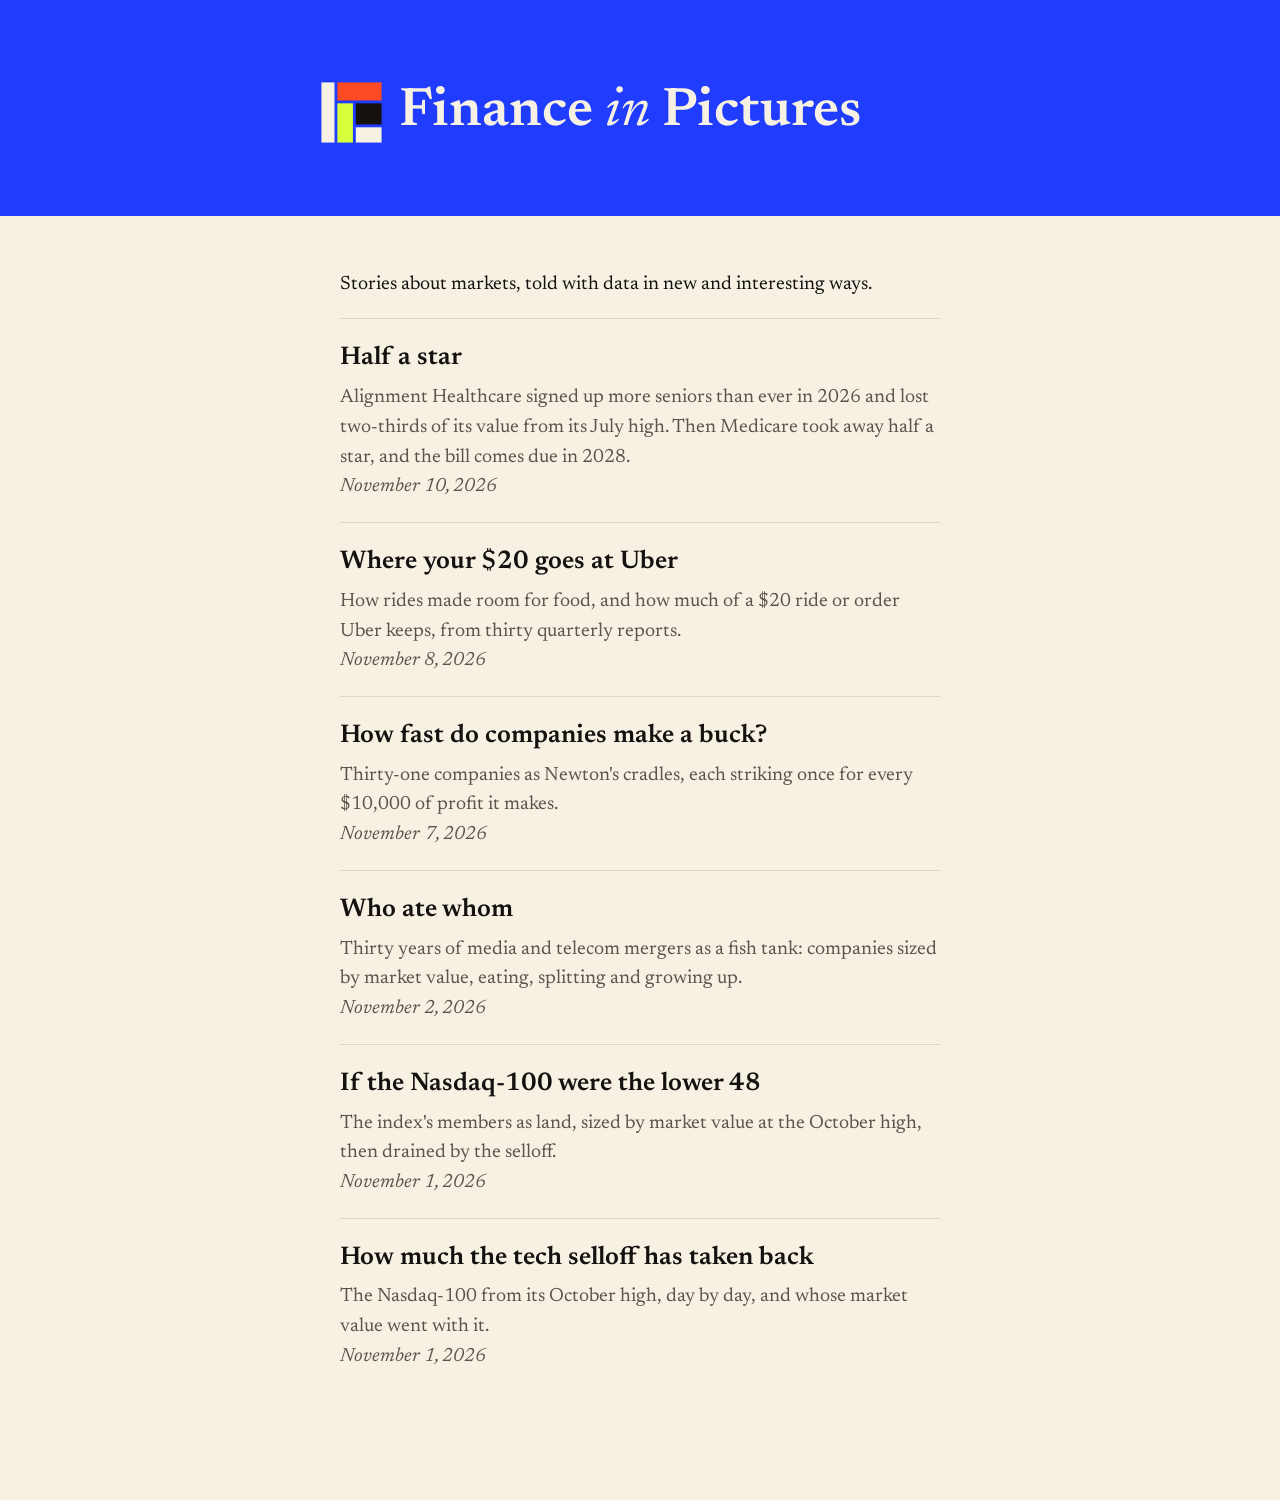
<file: index.html>
<!doctype html>
<html lang="en">
<head>
  <meta charset="utf-8">
  <meta name="viewport" content="width=device-width, initial-scale=1">
  <title>Finance in Pictures</title>
  <meta name="description" content="Visual stories about financial markets.">
  <link rel="icon" href="assets/img/logo.svg" type="image/svg+xml">
  <link rel="icon" href="assets/img/favicon-32.png" sizes="32x32">
  <link rel="apple-touch-icon" href="assets/img/apple-touch-icon.png">
  <link rel="stylesheet" href="assets/css/site.css">
</head>
<body>
  <header class="brand-band"><h1><img src="assets/img/logo-mark.svg" alt=""><span>Finance <i>in</i> Pictures</span></h1></header>
  <main class="index">
    <p>Stories about markets, told with data in new and interesting ways.</p>
    <!-- One link per story, newest first. Each story lives in stories/<slug>/ with its own data/ folder. -->
    <a class="story-link" href="stories/alignment/index.html">
      <h2>Half a star</h2>
      <p>Alignment Healthcare signed up more seniors than ever in 2026 and lost two-thirds of its value from its July high. Then Medicare took away half a star, and the bill comes due in 2028.</p>
      <time datetime="2026-11-10">November 10, 2026</time>
    </a>
    <a class="story-link" href="stories/uber/index.html">
      <h2>Where your $20 goes at Uber</h2>
      <p>How rides made room for food, and how much of a $20 ride or order Uber keeps, from thirty quarterly reports.</p>
      <time datetime="2026-11-08">November 8, 2026</time>
    </a>
    <a class="story-link" href="stories/cradles/index.html">
      <h2>How fast do companies make a buck?</h2>
      <p>Thirty-one companies as Newton's cradles, each striking once for every $10,000 of profit it makes.</p>
      <time datetime="2026-11-07">November 7, 2026</time>
    </a>
    <a class="story-link" href="stories/fish-tank/index.html">
      <h2>Who ate whom</h2>
      <p>Thirty years of media and telecom mergers as a fish tank: companies sized by market value, eating, splitting and growing up.</p>
      <time datetime="2026-11-02">November 2, 2026</time>
    </a>
    <a class="story-link" href="stories/nasdaq-map/index.html">
      <h2>If the Nasdaq-100 were the lower 48</h2>
      <p>The index's members as land, sized by market value at the October high, then drained by the selloff.</p>
      <time datetime="2026-11-01">November 1, 2026</time>
    </a>
    <a class="story-link" href="stories/tech-selloff/index.html">
      <h2>How much the tech selloff has taken back</h2>
      <p>The Nasdaq-100 from its October high, day by day, and whose market value went with it.</p>
      <time datetime="2026-11-01">November 1, 2026</time>
    </a>
  </main>
</body>
</html>
</file>
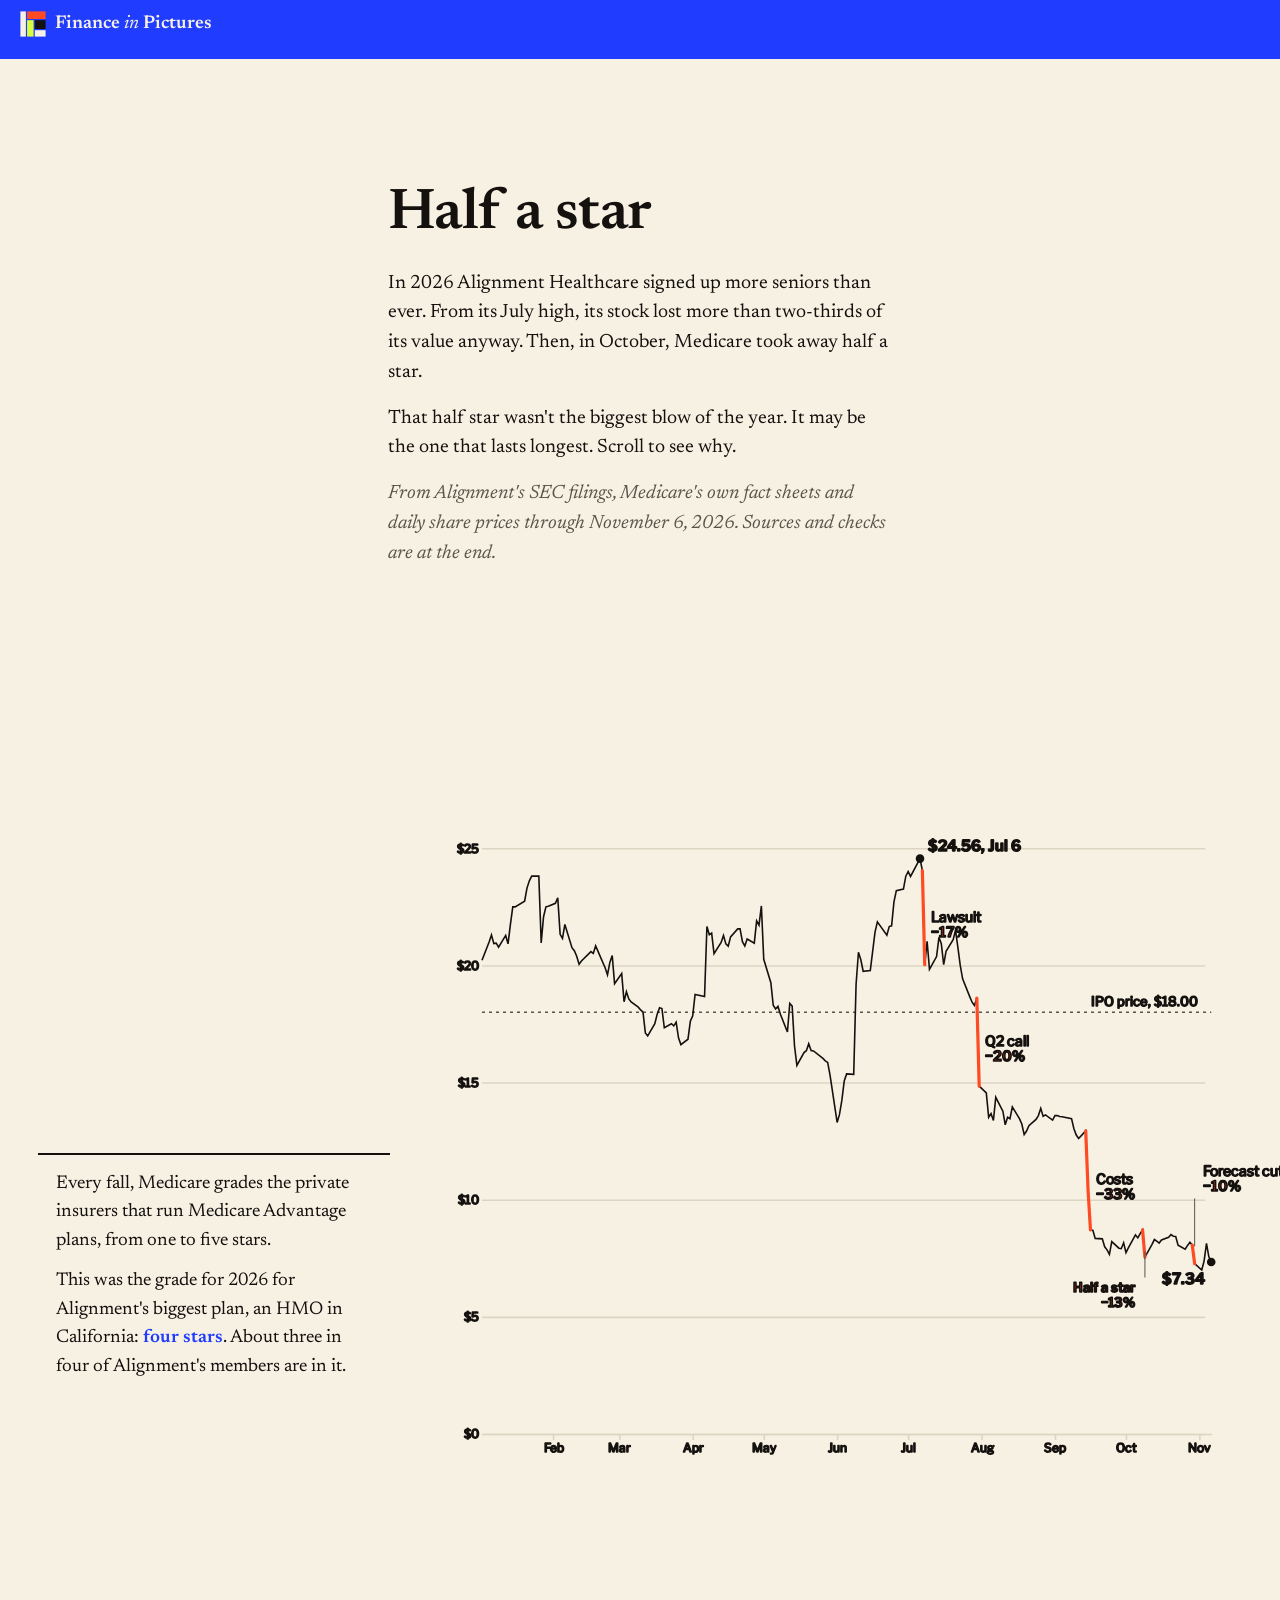
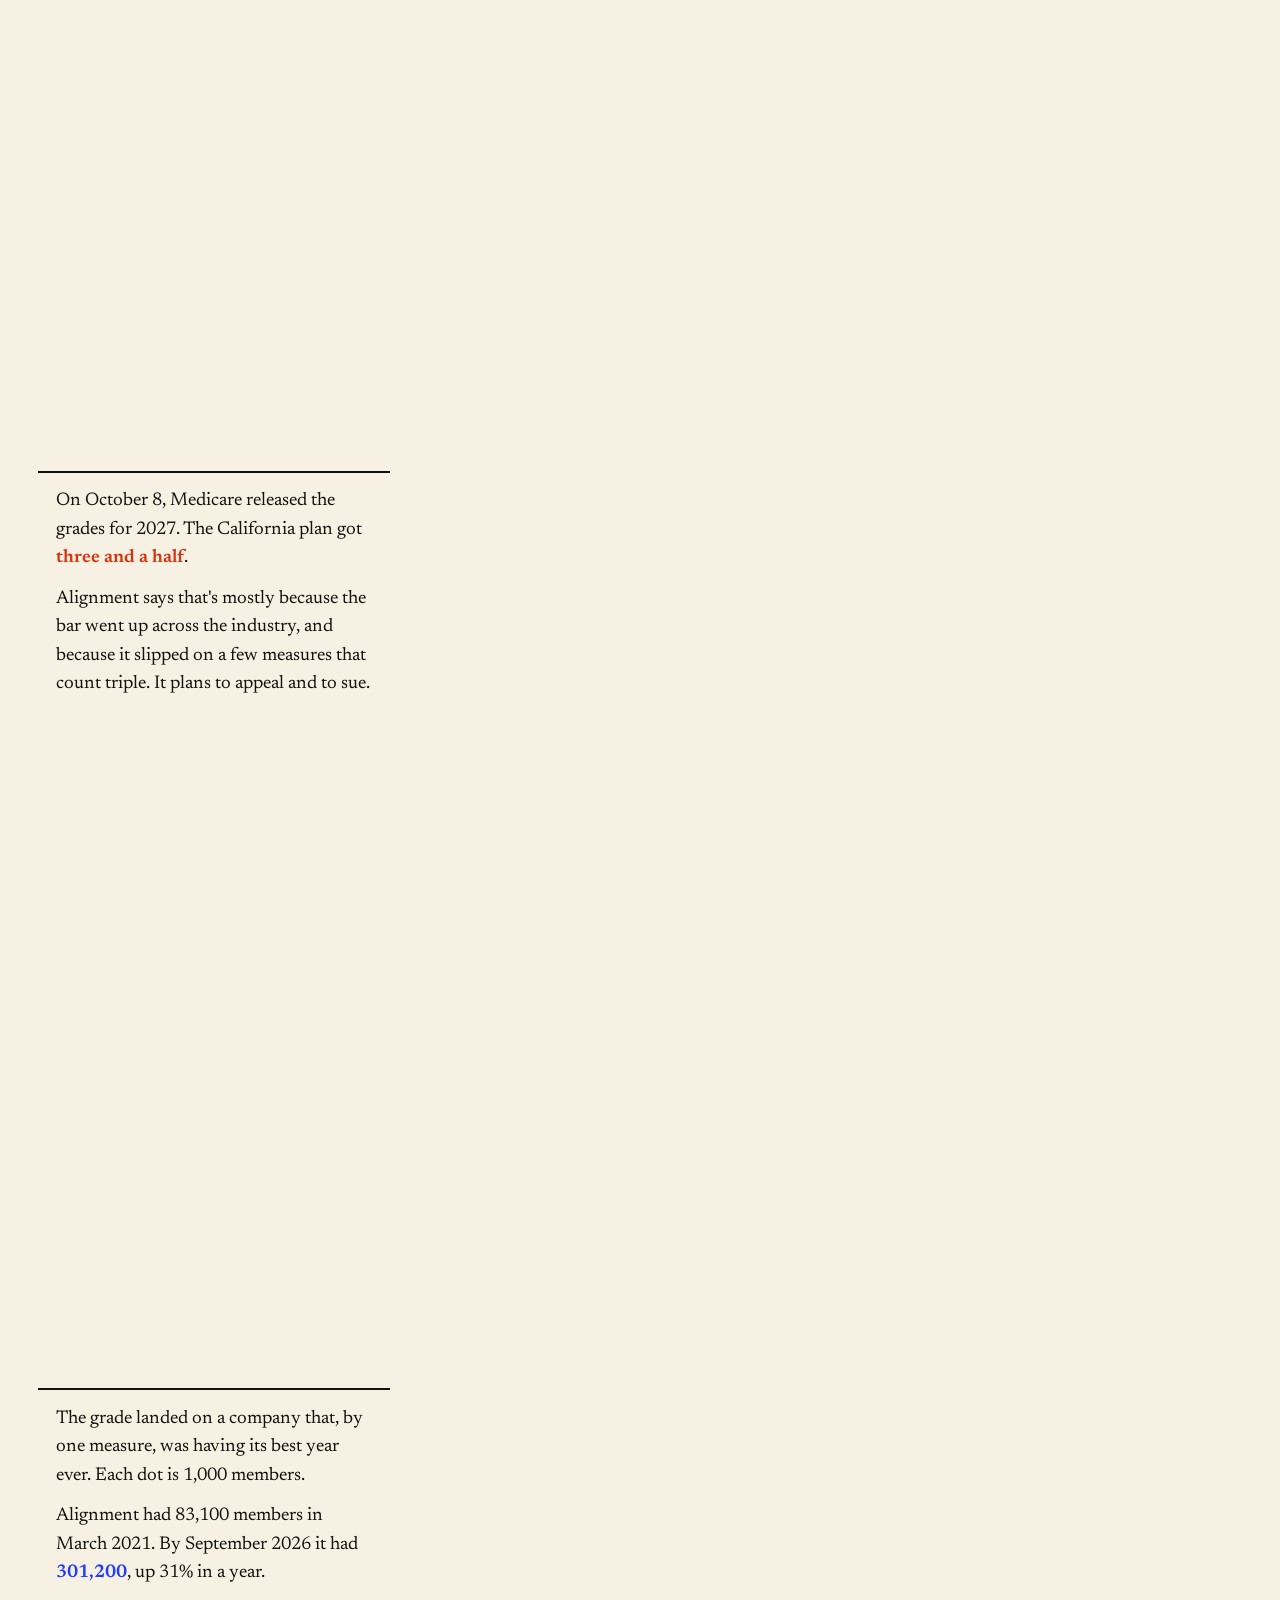
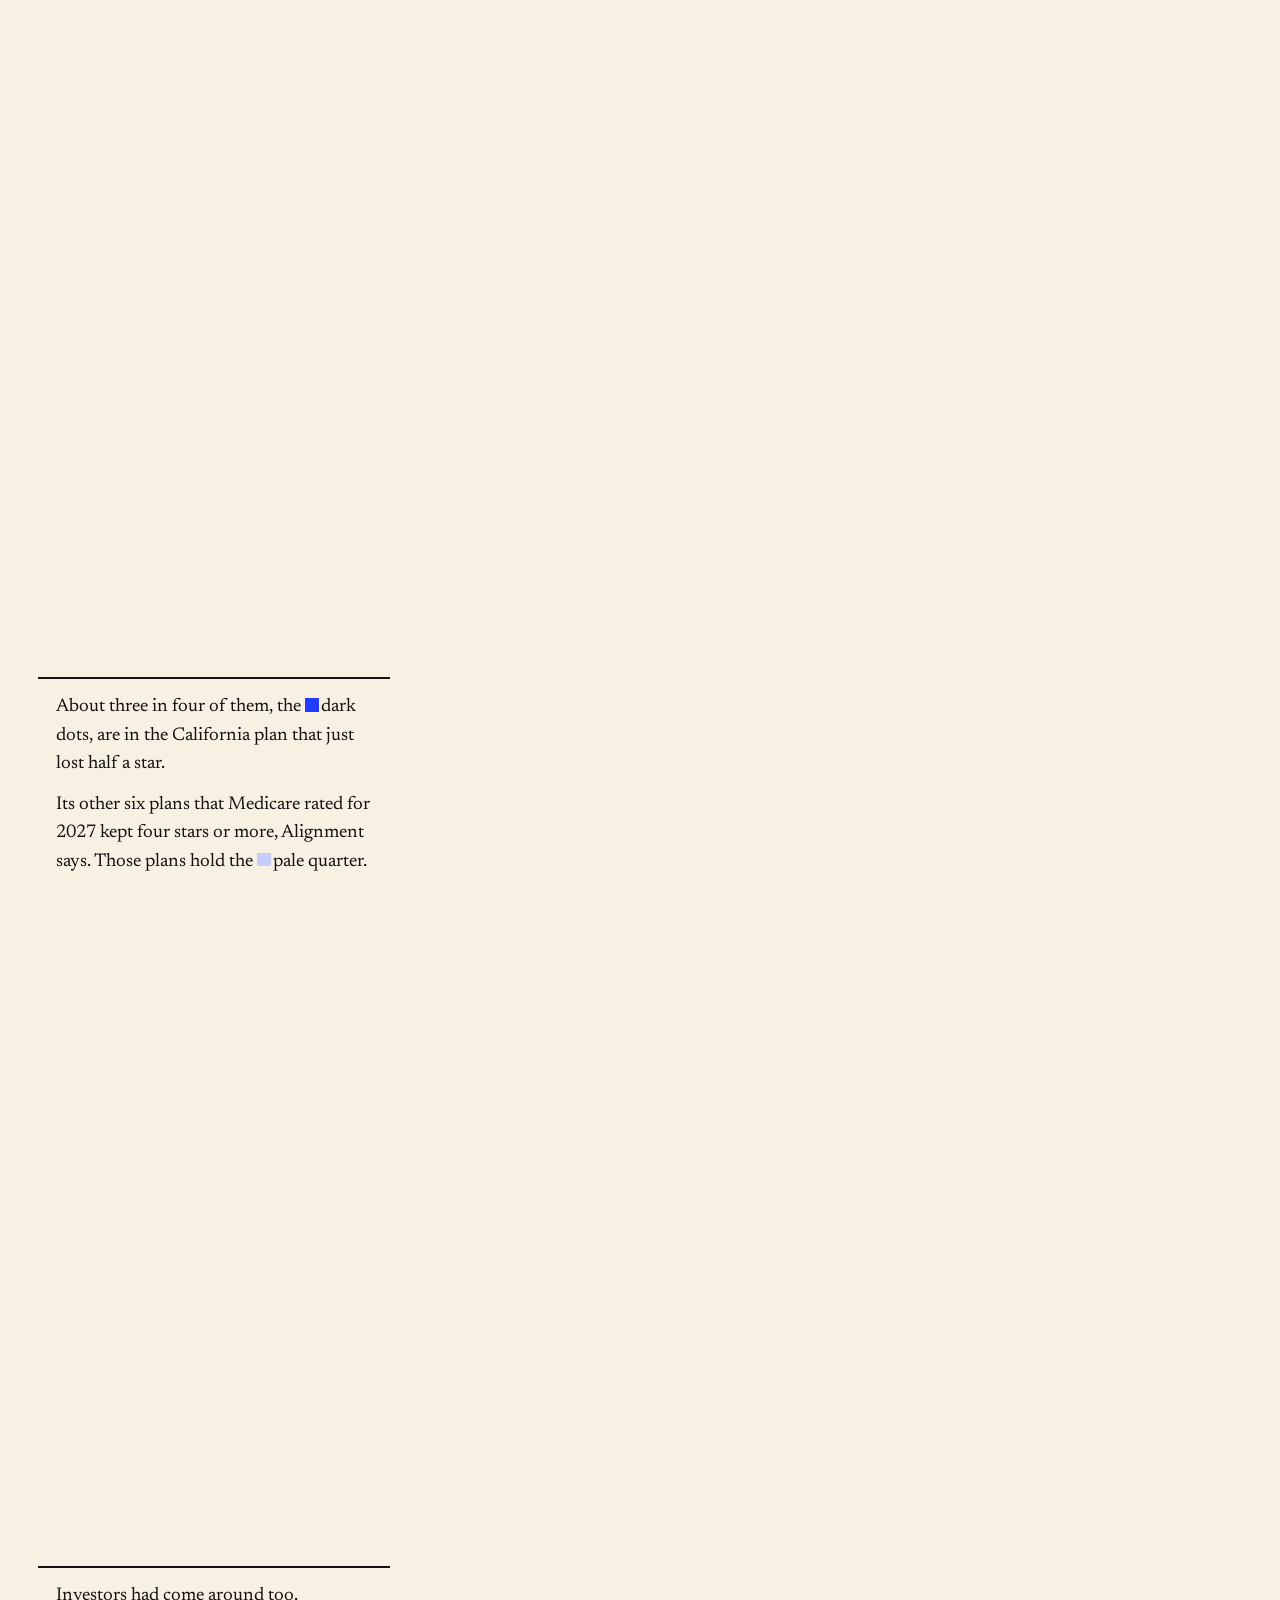
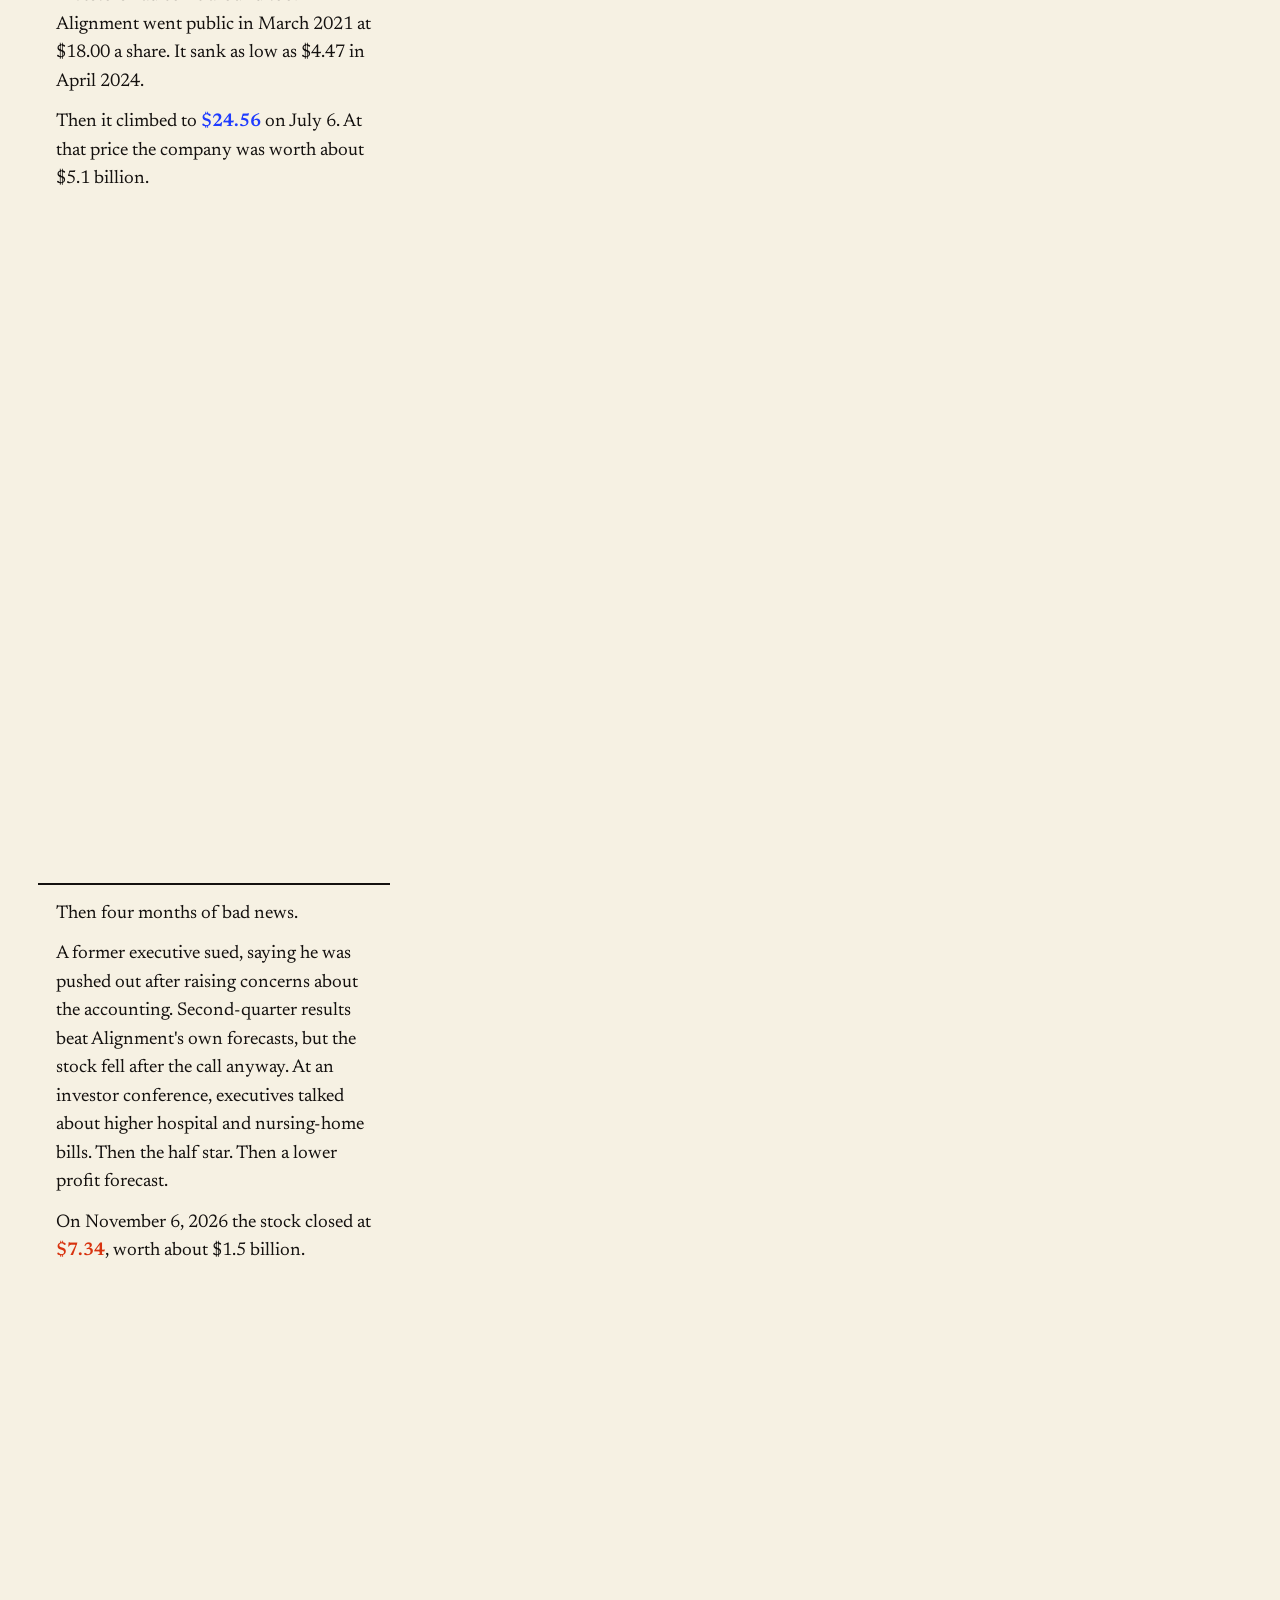
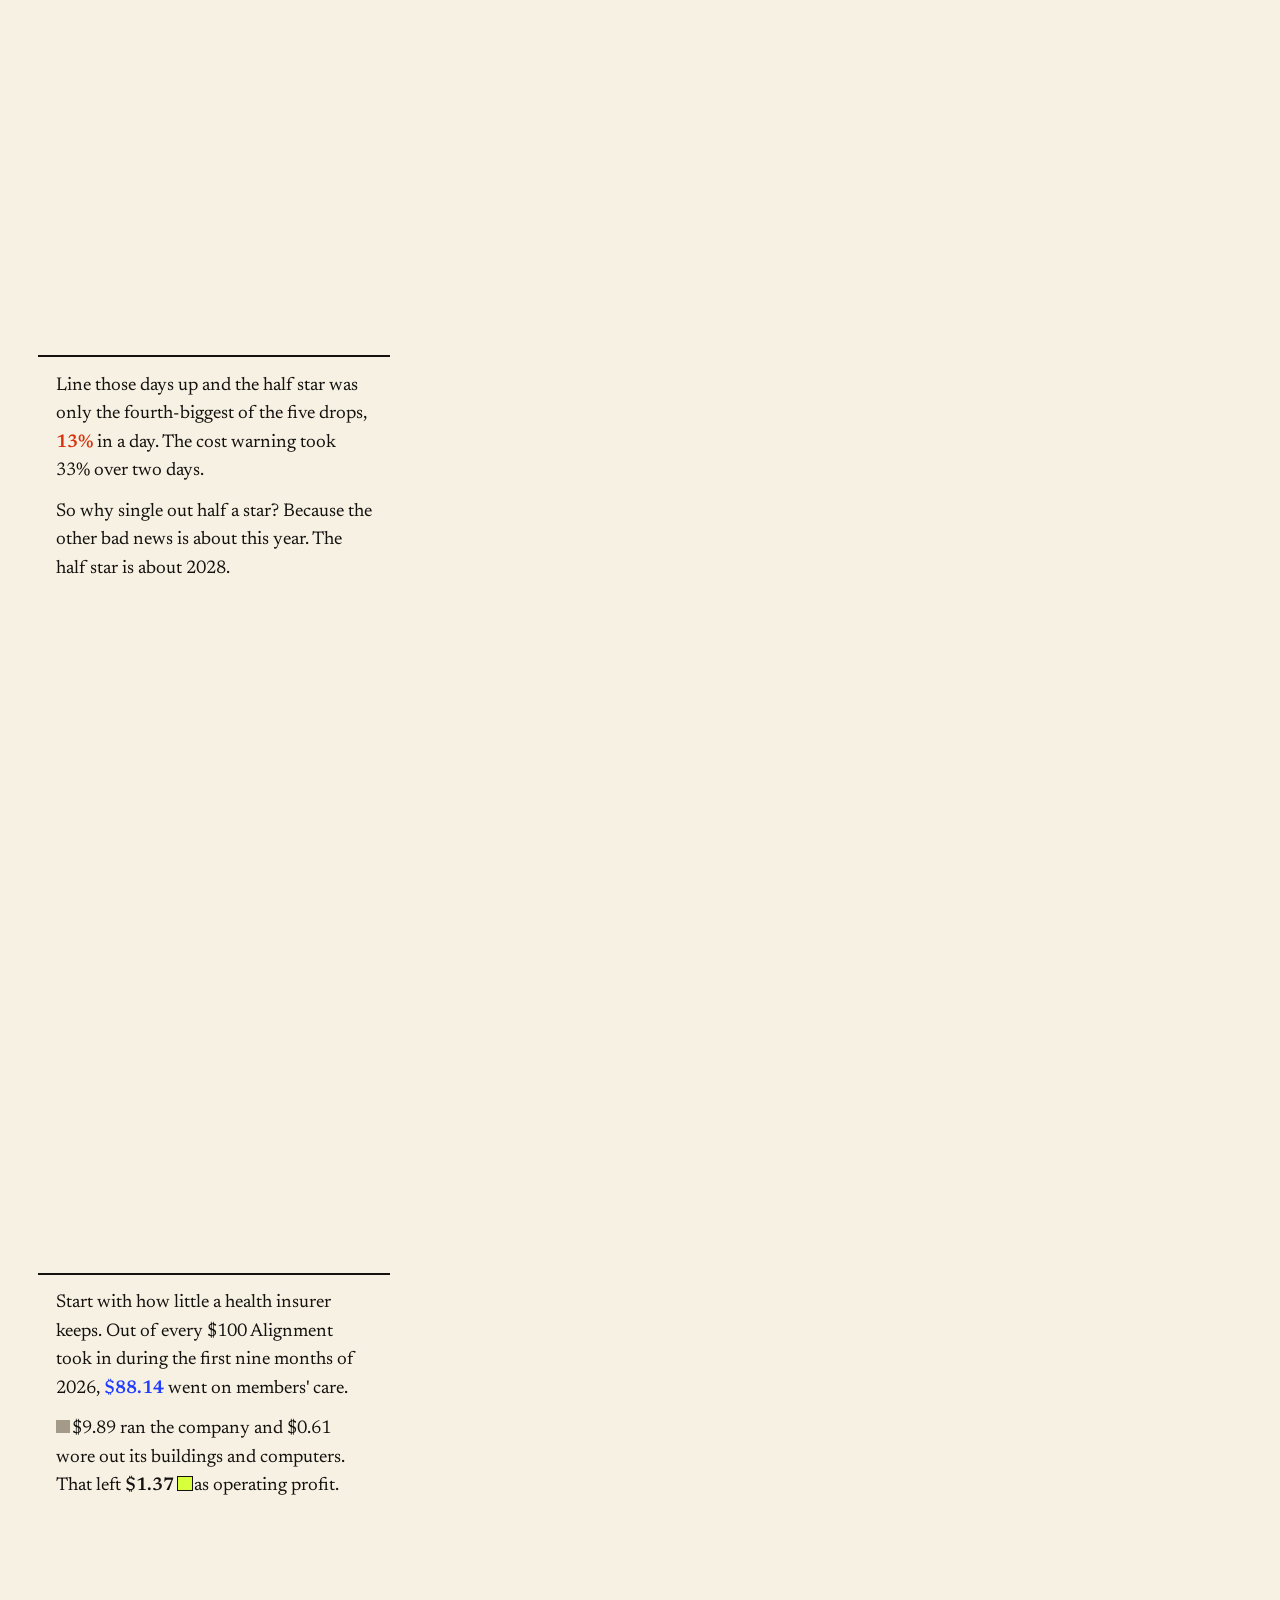
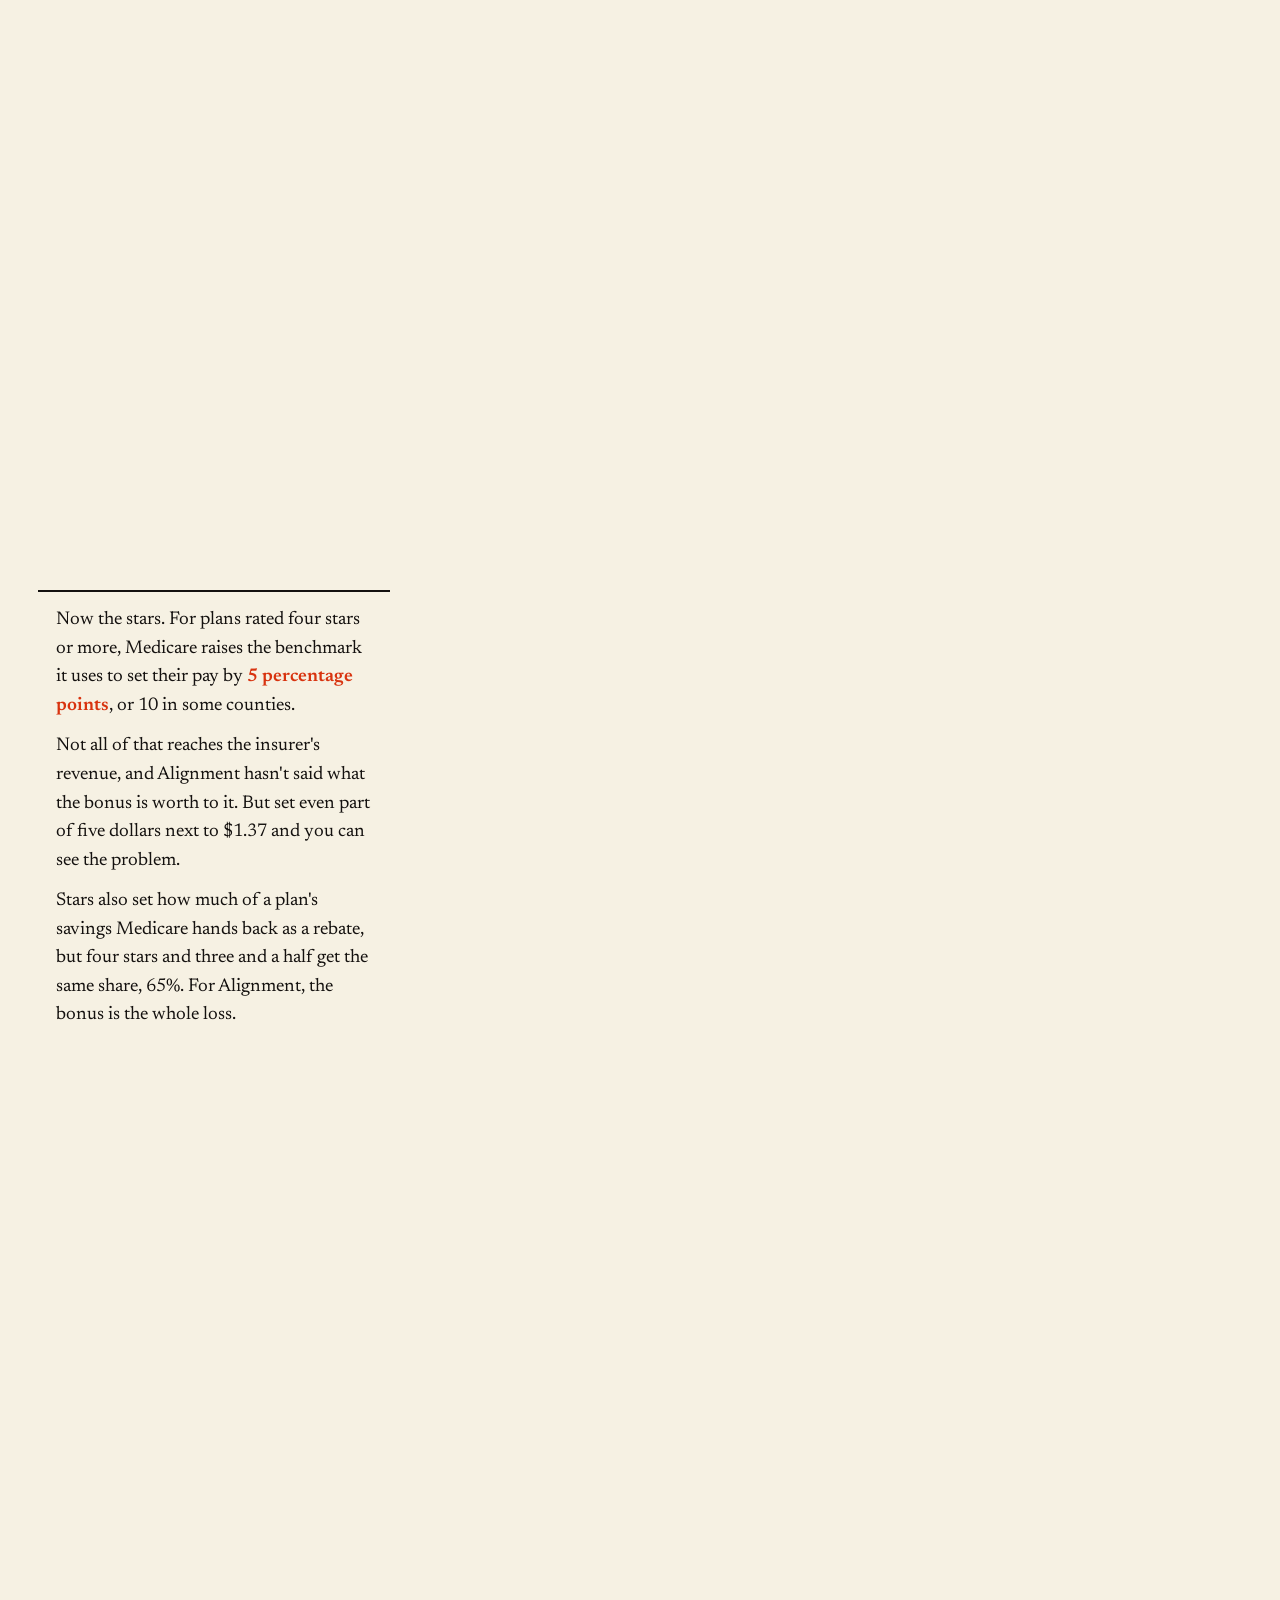
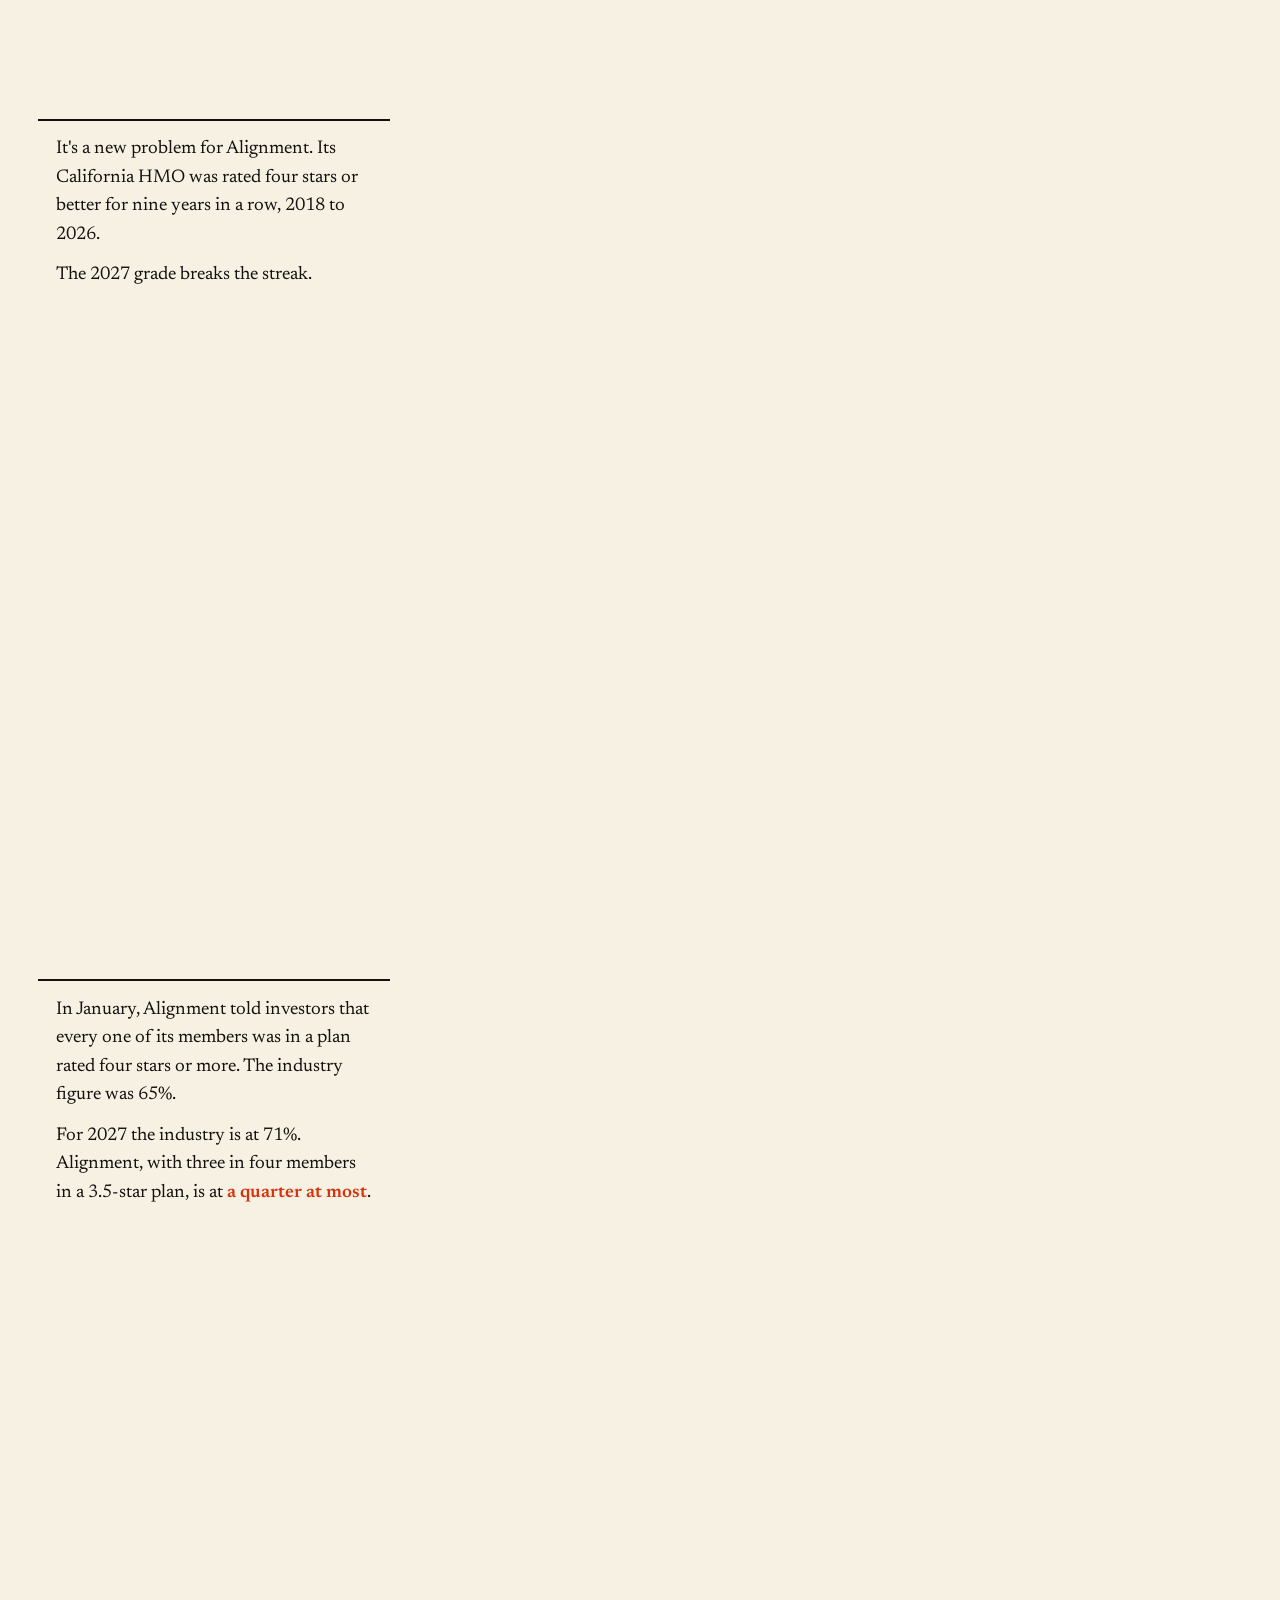
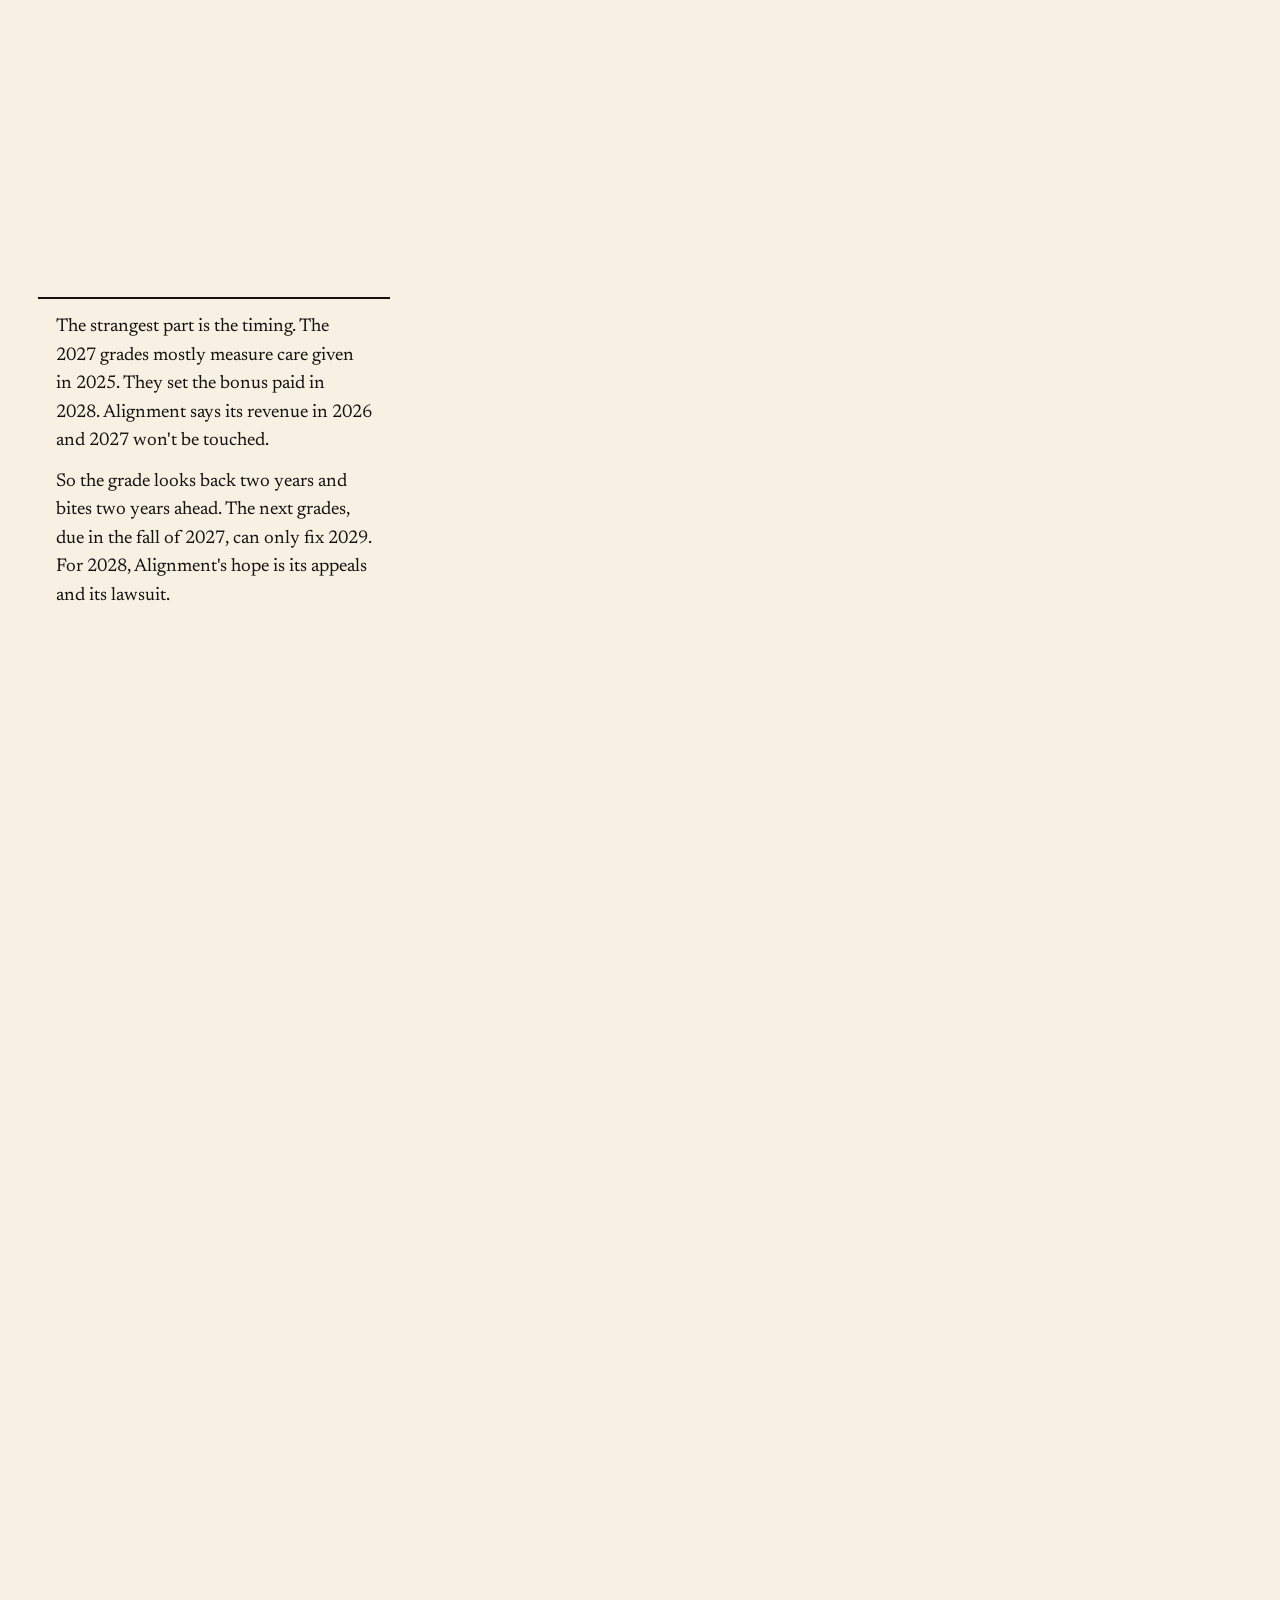
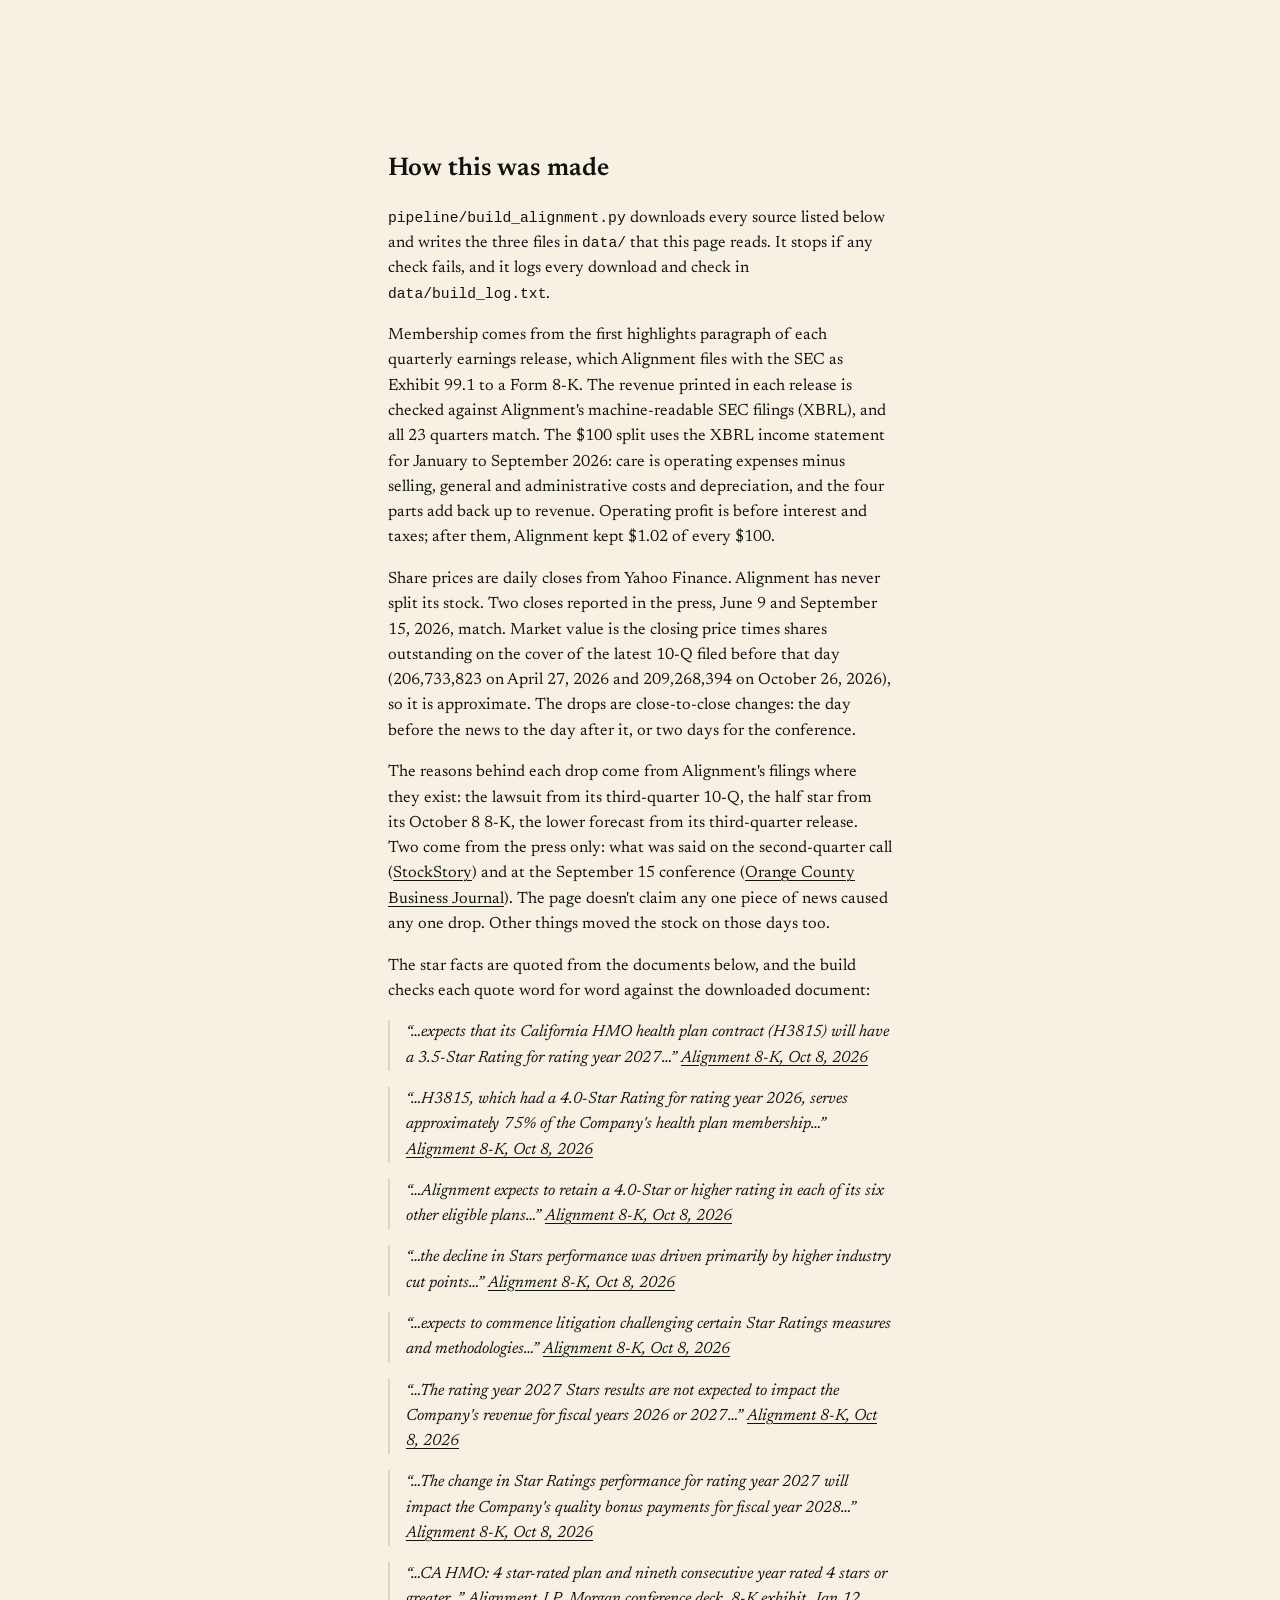
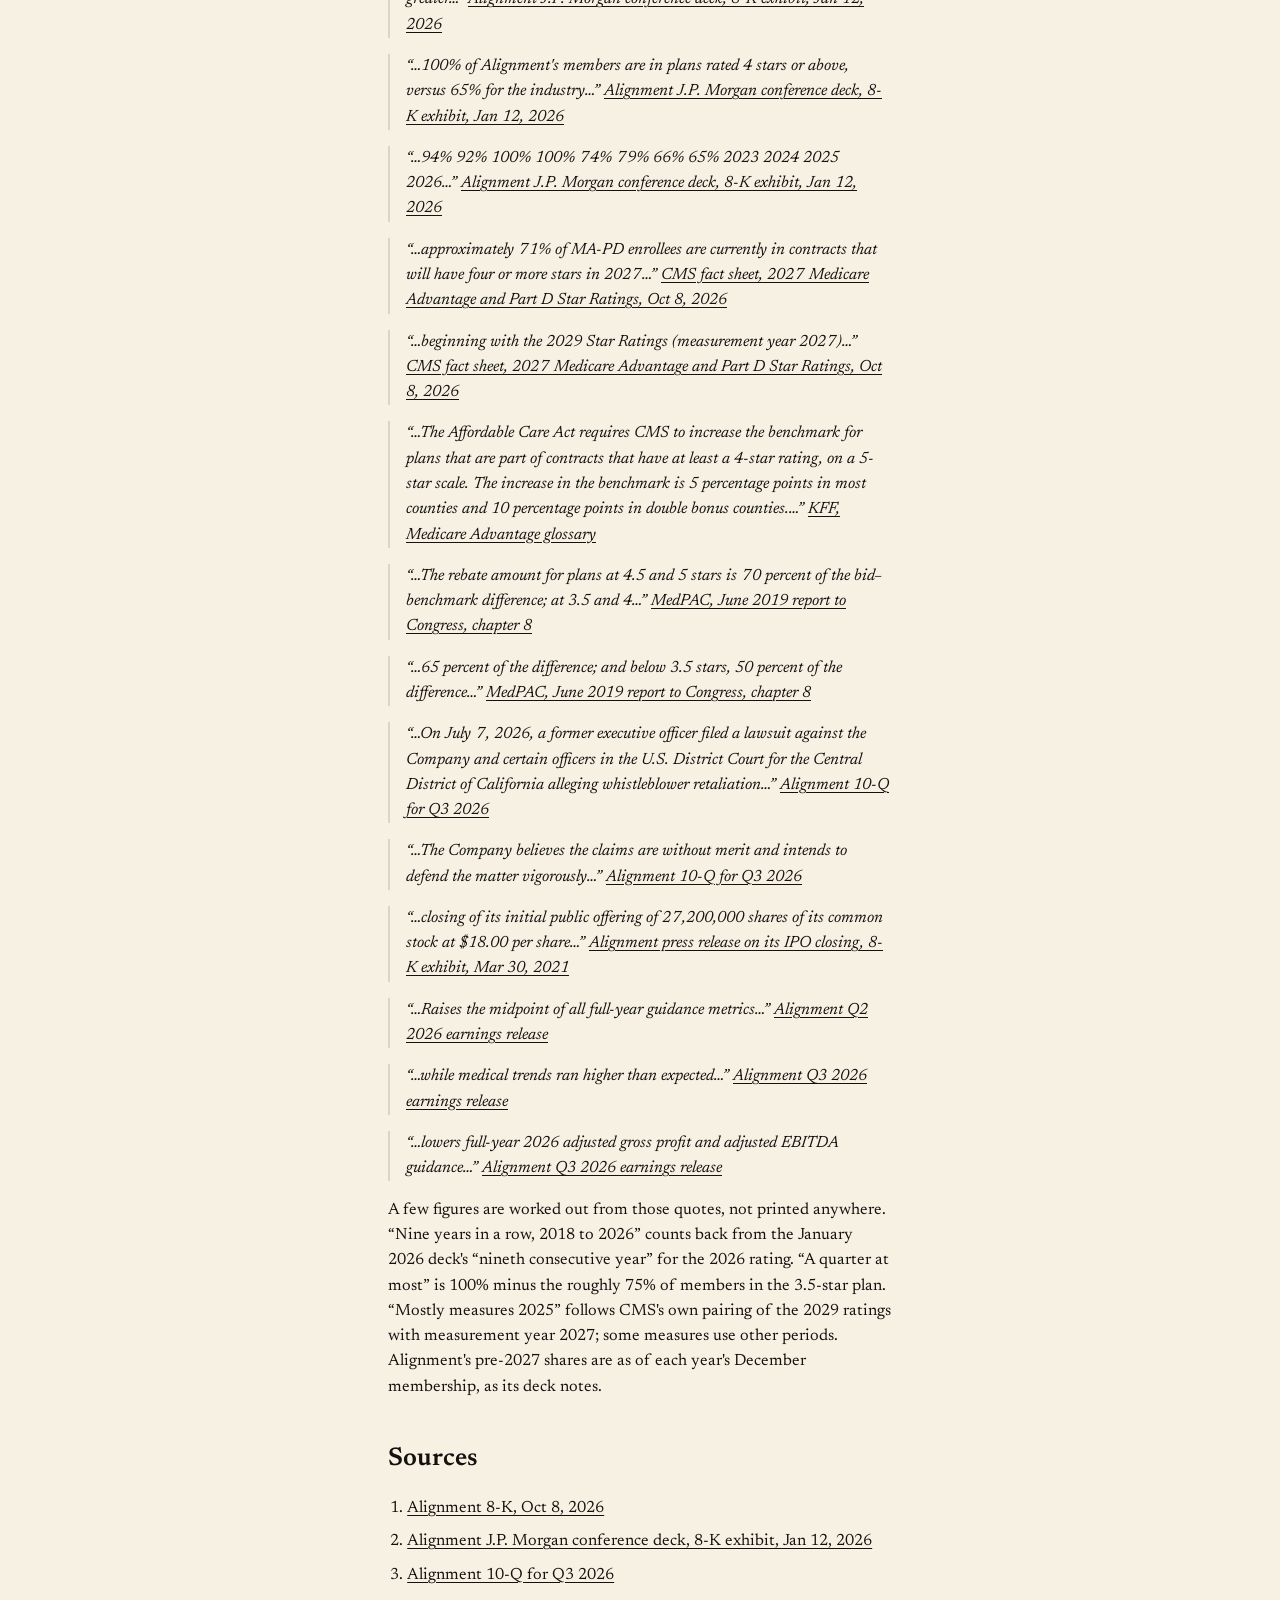
<file: stories/alignment/index.html>
<!doctype html>
<html lang="en">
<head>
  <meta charset="utf-8">
  <meta name="viewport" content="width=device-width, initial-scale=1">
  <title>Half a star</title>
  <meta name="description" content="Alignment Healthcare signed up more seniors than ever in 2026, and lost two-thirds of its market value. Then Medicare took away half a star.">
  <link rel="icon" href="../../assets/img/logo.svg" type="image/svg+xml">
  <link rel="icon" href="../../assets/img/favicon-32.png" sizes="32x32">
  <link rel="apple-touch-icon" href="../../assets/img/apple-touch-icon.png">
  <link rel="stylesheet" href="../../assets/css/site.css">
  <style>
    .chart .star-bg { fill: none; stroke: var(--ink); stroke-width: 2; stroke-linejoin: round; }
    .chart .star-fill { fill: var(--brand); }
    .chart .star-lost { fill: var(--loss); }
    .chart .big { font-family: var(--serif); fill: var(--ink); font-size: 30px; font-weight: 600; }
    .chart .mid { font-family: var(--serif); fill: var(--ink); font-size: 19px; }
    .chart .mid i, .chart .it { font-style: italic; }
    .chart .lbl-ink { fill: var(--ink); }
    .chart .lbl-brand { fill: var(--brand); font-weight: 600; }
    .chart .lbl-loss { fill: var(--loss-text); font-weight: 600; }
    .chart .price { fill: none; stroke: var(--ink); stroke-width: 1.6; }
    .chart .drop { fill: none; stroke: var(--loss); stroke-width: 3.2; stroke-linecap: round; }
    .chart .ipo { stroke: var(--ink-soft); stroke-dasharray: 3 4; }
    .chart .dot-ink { fill: var(--ink); }
    .chart .leader { stroke: var(--ink-soft); stroke-width: 1; }
    .chart .bonus { fill: none; stroke: var(--loss); stroke-width: 2; stroke-dasharray: 4 3; }
    .step b.brand { color: var(--brand); }
    .step b.loss { color: var(--loss-text); }
    .swatch { display: inline-block; width: 0.75em; height: 0.75em; margin-right: 0.12em; vertical-align: -0.02em; }
    .swatch.brand { background: var(--brand); } .swatch.soft { background: var(--brand-soft); }
    .swatch.grey { background: #a39a8a; } .swatch.citron { background: var(--citron); outline: 1px solid var(--ink); }
    .method blockquote { margin: 0.5rem 0 1rem; padding-left: 1rem; border-left: 2px solid var(--rule); font-style: italic; }
  </style>
</head>
<body>
  <nav class="masthead"><a href="../../index.html"><span>Finance <i>in</i> Pictures</span></a></nav>

  <header class="lede">
    <h1>Half a star</h1>
    <p>In 2026 Alignment Healthcare signed up more seniors than ever. From its July high, its stock lost more than two-thirds of its value anyway. Then, in October, Medicare took away half a star.</p>
    <p>That half star wasn't the biggest blow of the year. It may be the one that lasts longest. Scroll to see why.</p>
    <p class="byline">From Alignment's SEC filings, Medicare's own fact sheets and daily share prices through <span data-fill="last-date">…</span>. Sources and checks are at the end.</p>
  </header>

  <section class="scrolly">
    <figure class="graphic"><svg class="chart" id="chart" role="img" aria-label="Alignment Healthcare's star rating, membership, share price and margins"></svg></figure>
    <div class="steps">
      <div class="step"><p>Every fall, Medicare grades the private insurers that run Medicare Advantage plans, from one to five stars.</p>
        <p>This was the grade for 2026 for Alignment's biggest plan, an HMO in California: <b class="brand">four stars</b>. About three in four of Alignment's members are in it.</p></div>
      <div class="step"><p>On October 8, Medicare released the grades for 2027. The California plan got <b class="loss">three and a half</b>.</p>
        <p>Alignment says that's mostly because the bar went up across the industry, and because it slipped on a few measures that count triple. It plans to appeal and to sue.</p></div>
      <div class="step"><p>The grade landed on a company that, by one measure, was having its best year ever. Each dot is 1,000 members.</p>
        <p>Alignment had <span data-fill="m-first">…</span> members in March 2021. By September 2026 it had <b class="brand" data-fill="m-last">…</b>, up <span data-fill="m-yoy">…</span> in a year.</p></div>
      <div class="step"><p>About three in four of them, the <span class="swatch brand"></span>dark dots, are in the California plan that just lost half a star.</p>
        <p>Its other six plans that Medicare rated for 2027 kept four stars or more, Alignment says. Those plans hold the <span class="swatch soft"></span>pale quarter.</p></div>
      <div class="step"><p>Investors had come around too. Alignment went public in March 2021 at <span data-fill="ipo">…</span> a share. It sank as low as <span data-fill="low">…</span> in <span data-fill="low-date">…</span>.</p>
        <p>Then it climbed to <b class="brand" data-fill="peak">…</b> on <span data-fill="peak-date">…</span>. At that price the company was worth about <span data-fill="peak-value">…</span>.</p></div>
      <div class="step"><p>Then four months of bad news.</p>
        <p>A former executive sued, saying he was pushed out after raising concerns about the accounting. Second-quarter results beat Alignment's own forecasts, but the stock fell after the call anyway. At an investor conference, executives talked about higher hospital and nursing-home bills. Then the half star. Then a lower profit forecast.</p>
        <p>On <span data-fill="last-date">…</span> the stock closed at <b class="loss" data-fill="last">…</b>, worth about <span data-fill="last-value">…</span>.</p></div>
      <div class="step"><p>Line those days up and the half star was only the fourth-biggest of the five drops, <b class="loss" data-fill="star-drop">…</b> in a day. The cost warning took <span data-fill="cost-drop">…</span> over two days.</p>
        <p>So why single out half a star? Because the other bad news is about this year. The half star is about 2028.</p></div>
      <div class="step"><p>Start with how little a health insurer keeps. Out of every $100 Alignment took in during the first nine months of 2026, <b class="brand" data-fill="care">…</b> went on members' care.</p>
        <p><span class="swatch grey"></span><span data-fill="running">…</span> ran the company and <span data-fill="equip">…</span> wore out its buildings and computers. That left <b data-fill="profit">…</b> <span class="swatch citron"></span>as operating profit.</p></div>
      <div class="step"><p>Now the stars. For plans rated four stars or more, Medicare raises the benchmark it uses to set their pay by <b class="loss">5 percentage points</b>, or 10 in some counties.</p>
        <p>Not all of that reaches the insurer's revenue, and Alignment hasn't said what the bonus is worth to it. But set even part of five dollars next to <span data-fill="profit">…</span> and you can see the problem.</p>
        <p>Stars also set how much of a plan's savings Medicare hands back as a rebate, but four stars and three and a half get the same share, 65%. For Alignment, the bonus is the whole loss.</p></div>
      <div class="step"><p>It's a new problem for Alignment. Its California HMO was rated four stars or better for nine years in a row, 2018 to 2026.</p>
        <p>The 2027 grade breaks the streak.</p></div>
      <div class="step"><p>In January, Alignment told investors that every one of its members was in a plan rated four stars or more. The industry figure was <span data-fill="ind-2026">…</span>.</p>
        <p>For 2027 the industry is at <span data-fill="ind-2027">…</span>. Alignment, with three in four members in a 3.5-star plan, is at <b class="loss">a quarter at most</b>.</p></div>
      <div class="step"><p>The strangest part is the timing. The 2027 grades mostly measure care given in 2025. They set the bonus paid in 2028. Alignment says its revenue in 2026 and 2027 won't be touched.</p>
        <p>So the grade looks back two years and bites two years ahead. The next grades, due in the fall of 2027, can only fix 2029. For 2028, Alignment's hope is its appeals and its lawsuit.</p></div>
    </div>
  </section>

  <section class="method" id="method">
    <h2>How this was made</h2>
    <p><code>pipeline/build_alignment.py</code> downloads every source listed below and writes the three files in <code>data/</code> that this page reads. It stops if any check fails, and it logs every download and check in <code>data/build_log.txt</code>.</p>
    <p>Membership comes from the first highlights paragraph of each quarterly earnings release, which Alignment files with the SEC as Exhibit 99.1 to a Form 8-K. The revenue printed in each release is checked against Alignment's machine-readable SEC filings (XBRL), and all <span data-fill="n-quarters">…</span> quarters match. The $100 split uses the XBRL income statement for January to September 2026: care is operating expenses minus selling, general and administrative costs and depreciation, and the four parts add back up to revenue. Operating profit is before interest and taxes; after them, Alignment kept <span data-fill="net">…</span> of every $100.</p>
    <p>Share prices are daily closes from Yahoo Finance. Alignment has never split its stock. Two closes reported in the press, June 9 and September 15, 2026, match. Market value is the closing price times shares outstanding on the cover of the latest 10-Q filed before that day (<span data-fill="shares-peak">…</span> and <span data-fill="shares-last">…</span>), so it is approximate. The drops are close-to-close changes: the day before the news to the day after it, or two days for the conference.</p>
    <p>The reasons behind each drop come from Alignment's filings where they exist: the lawsuit from its third-quarter 10-Q, the half star from its October 8 8-K, the lower forecast from its third-quarter release. Two come from the press only: what was said on the second-quarter call (<a href="https://markets.financialcontent.com/stocks/article/stockstory-2026-7-31-alignment-healthcare-alhc-stock-trades-down-here-is-why">StockStory</a>) and at the September 15 conference (<a href="https://www.ocbj.com/oc-homepage/alignment-shares-tumble-on-rising-medical-costs/">Orange County Business Journal</a>). The page doesn't claim any one piece of news caused any one drop. Other things moved the stock on those days too.</p>
    <p>The star facts are quoted from the documents below, and the build checks each quote word for word against the downloaded document:</p>
    <div id="quotes"></div>
    <p>A few figures are worked out from those quotes, not printed anywhere. “Nine years in a row, 2018 to 2026” counts back from the January 2026 deck's “nineth consecutive year” for the 2026 rating. “A quarter at most” is 100% minus the roughly 75% of members in the 3.5-star plan. “Mostly measures 2025” follows CMS's own pairing of the 2029 ratings with measurement year 2027; some measures use other periods. Alignment's pre-2027 shares are as of each year's December membership, as its deck notes.</p>

    <h2>Sources</h2>
    <ol id="sources"></ol>

    <h2>What is left out</h2>
    <ul>
      <li>A dollar value for the lost bonus. Alignment hasn't given one, and it depends on its bids, its counties (some get a double bonus) and its deals with doctors, which Alignment says will absorb part of the hit. Five points of benchmark is not five dollars of revenue, so the dashed squares show the size of the rule, not a forecast.</li>
      <li>Star grades for the California HMO before 2025. The deck says only “4 stars or greater”, so the earlier stars are drawn as full stars without saying whether any was a 4.5.</li>
      <li>Every other reason the stock moved. The five days marked are the biggest drops after the July high with a reported cause; the rest of the decline is grouped as “all other days”.</li>
    </ul>

    <h2>The data</h2>
    <p>Each quarter's membership, revenue and medical benefits ratio (medical costs as a share of revenue, on Alignment's adjusted basis), with the release it came from.</p>
    <div id="table" class="wide-table"></div>
  </section>

  <script src="../../assets/js/d3.min.js"></script>
  <script type="module" src="story.js"></script>
</body>
</html>
</file>
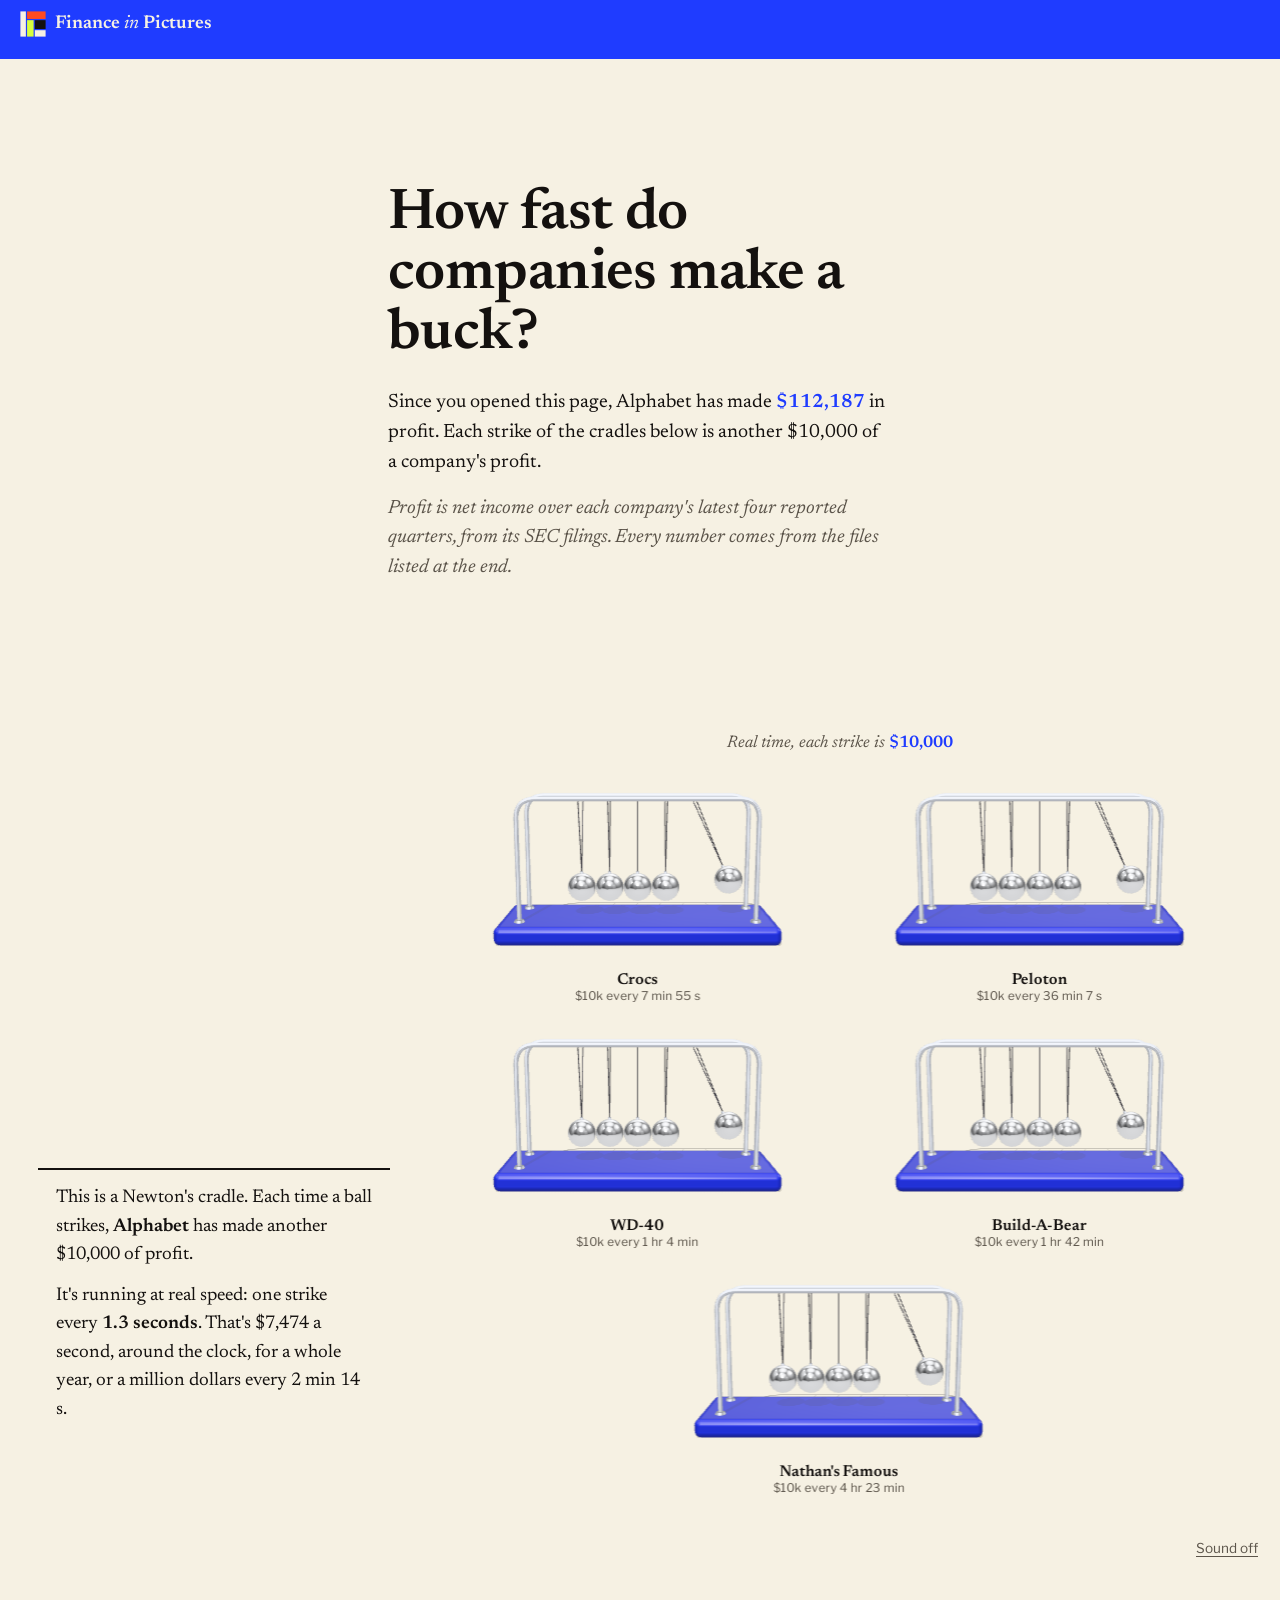
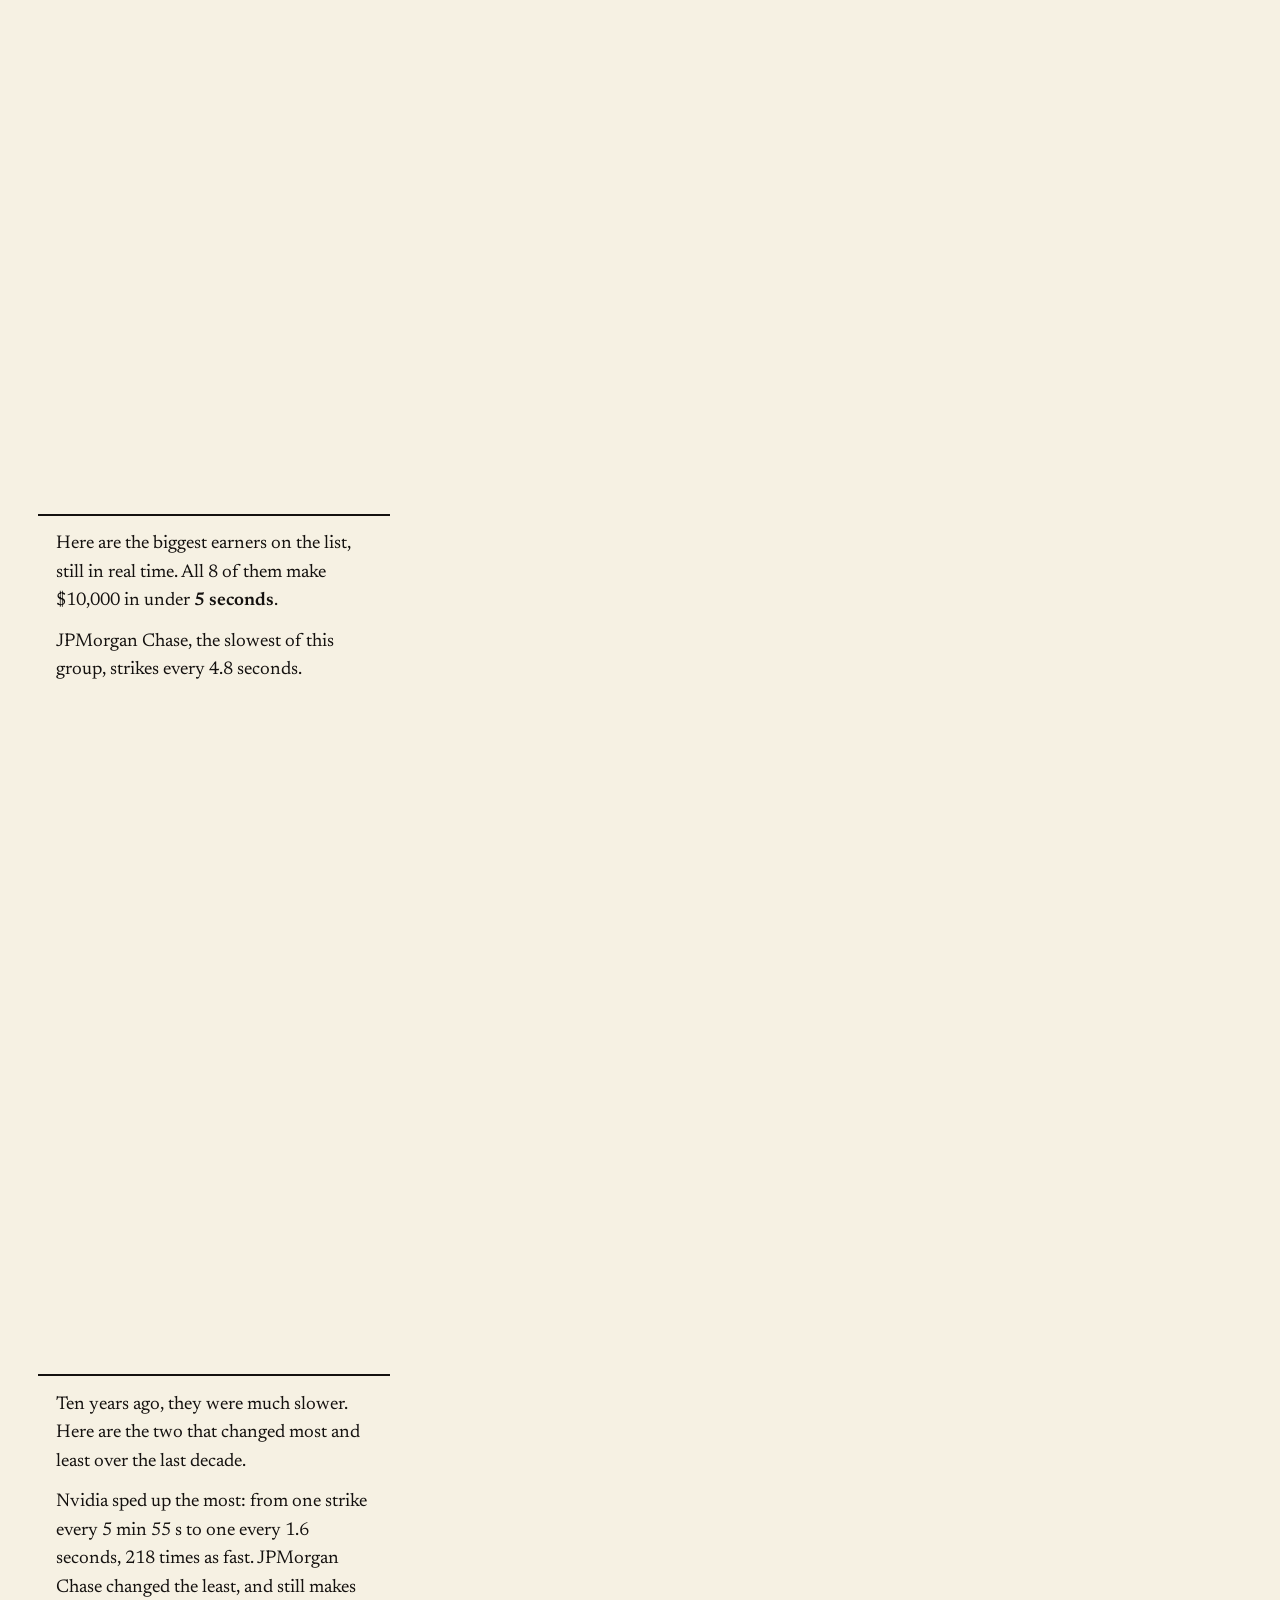
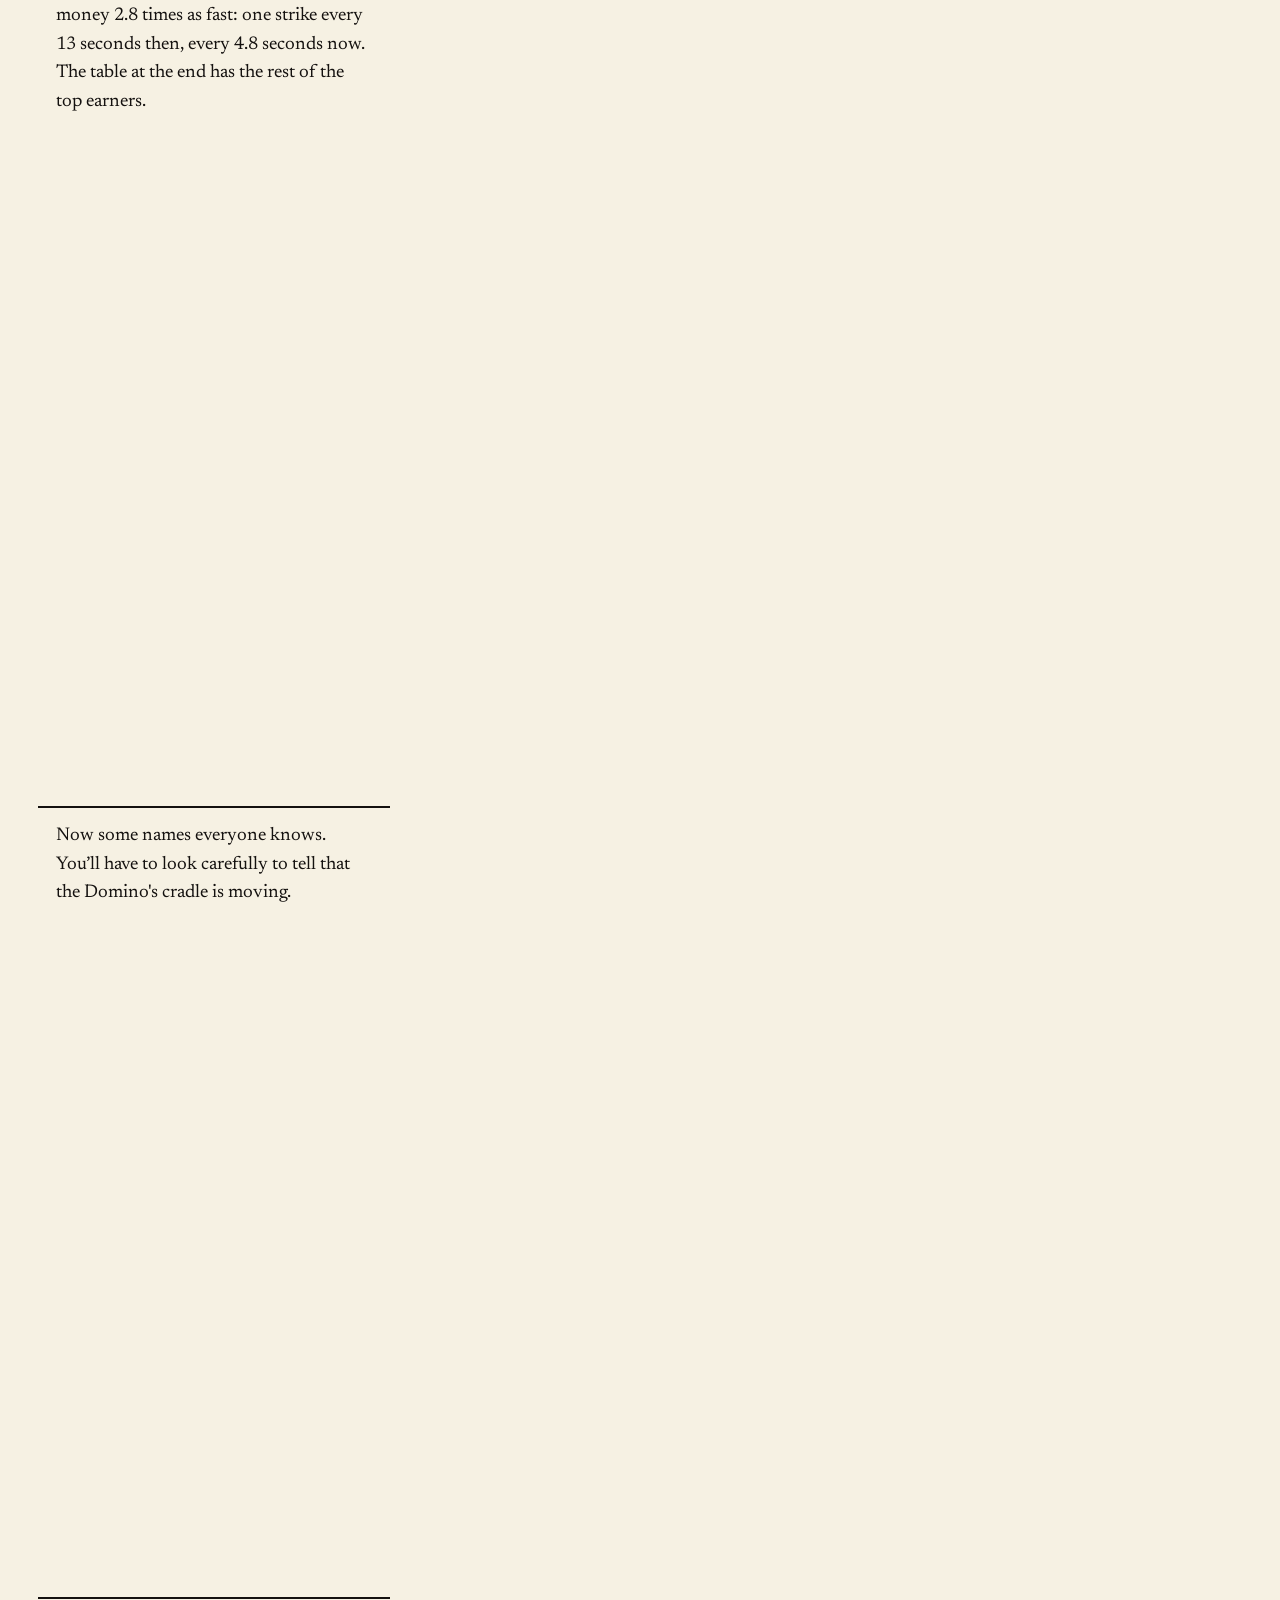
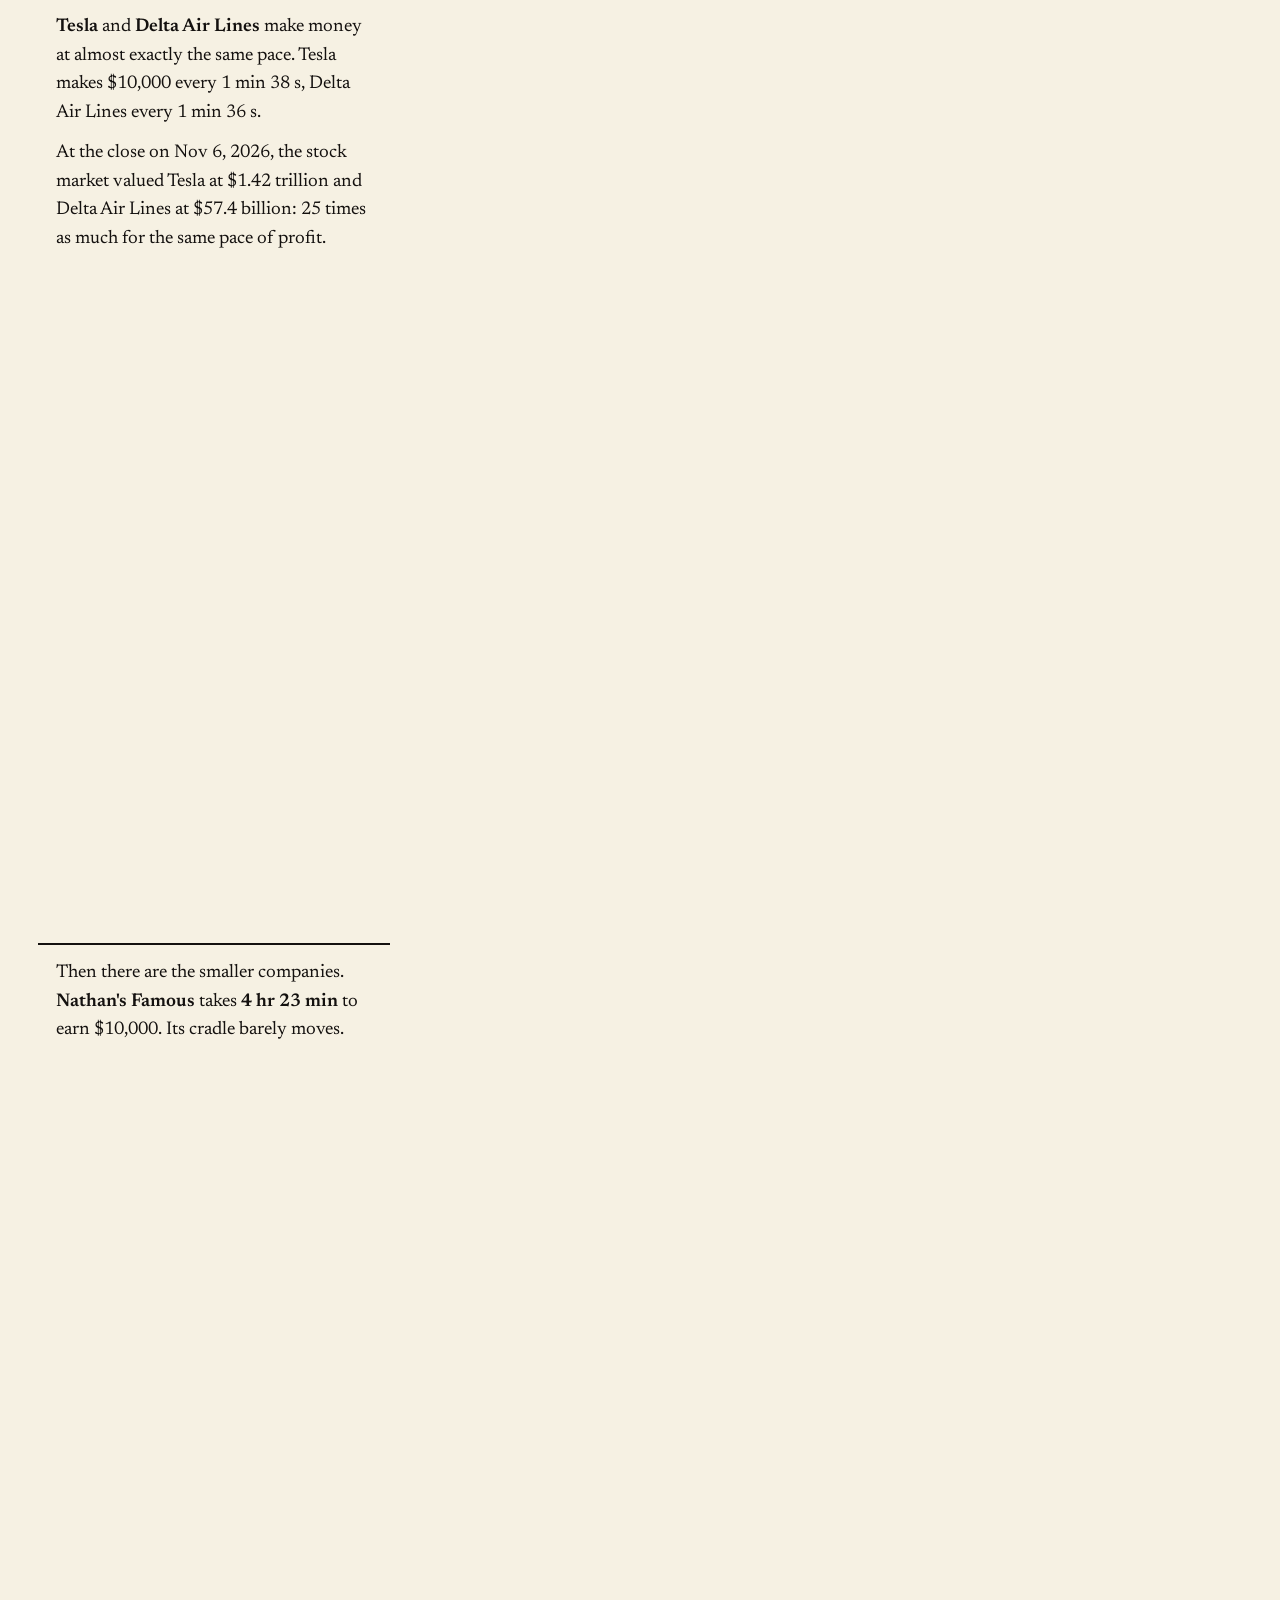
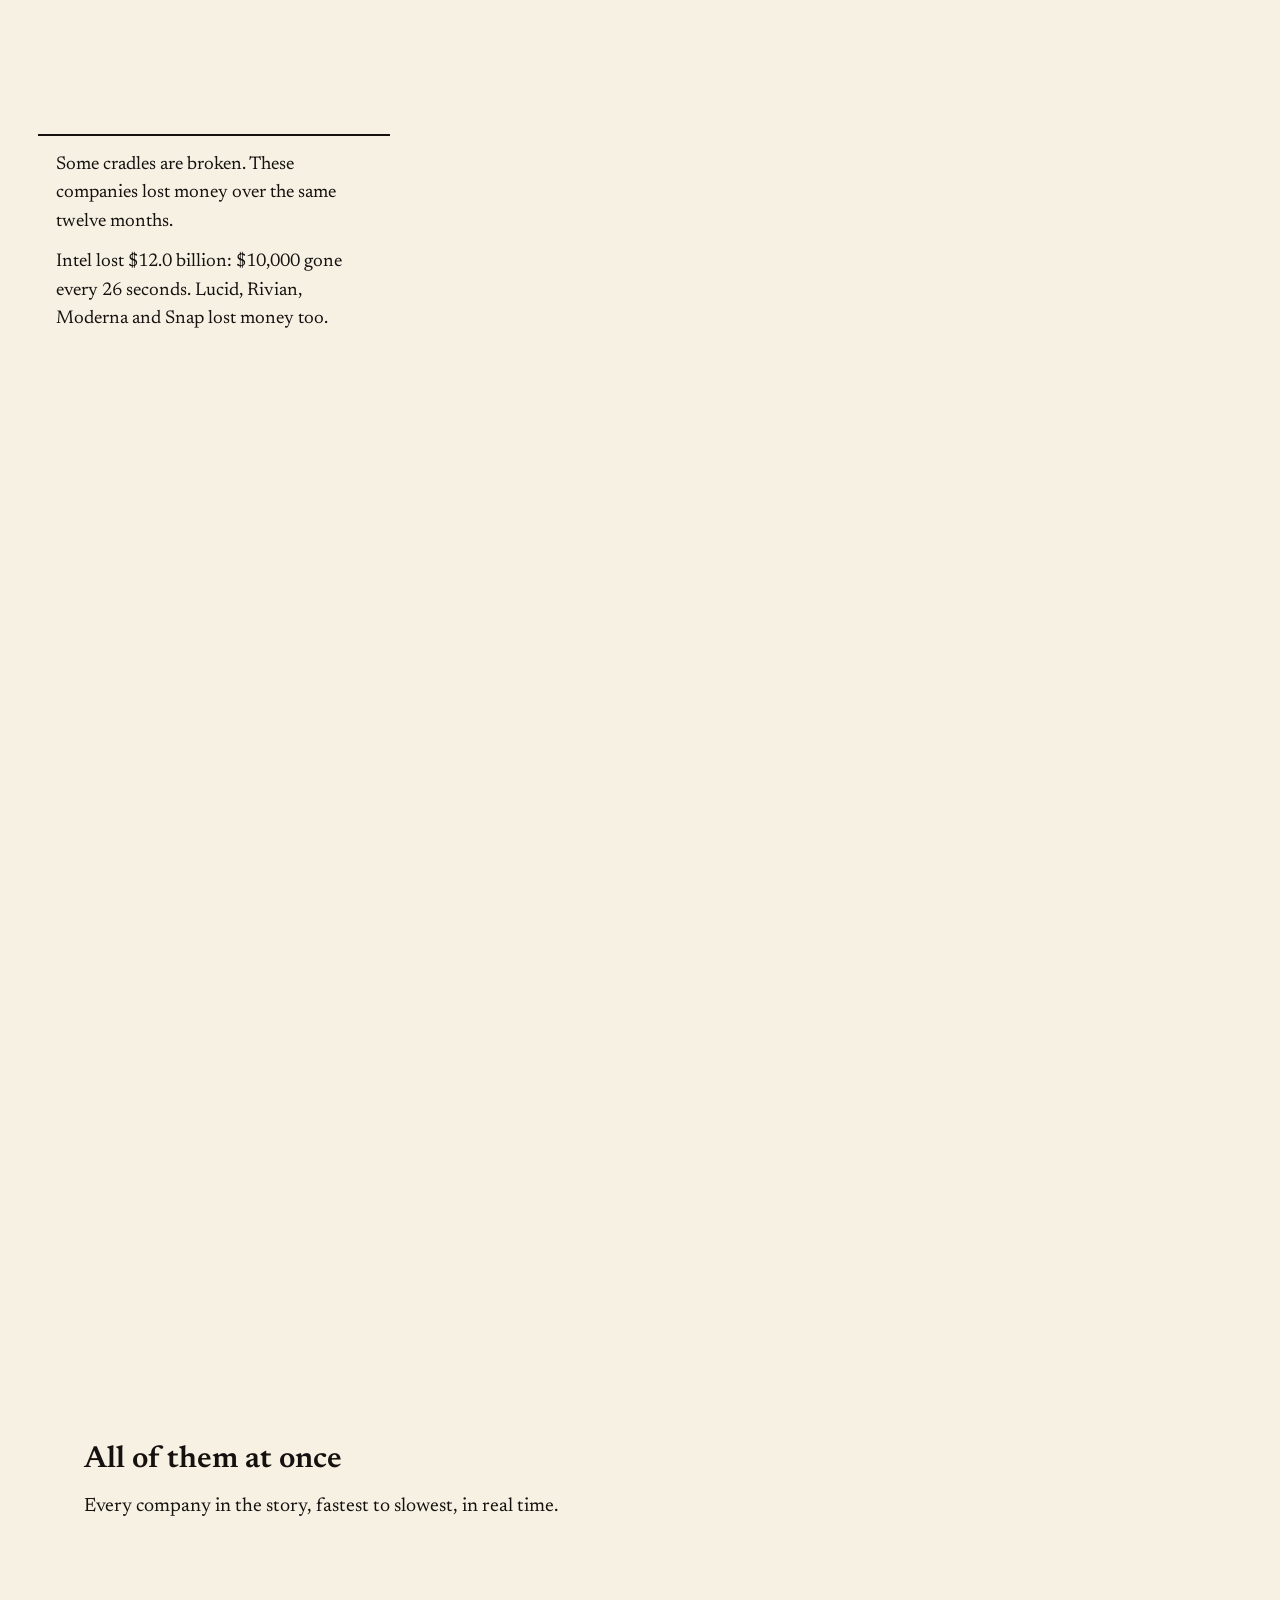
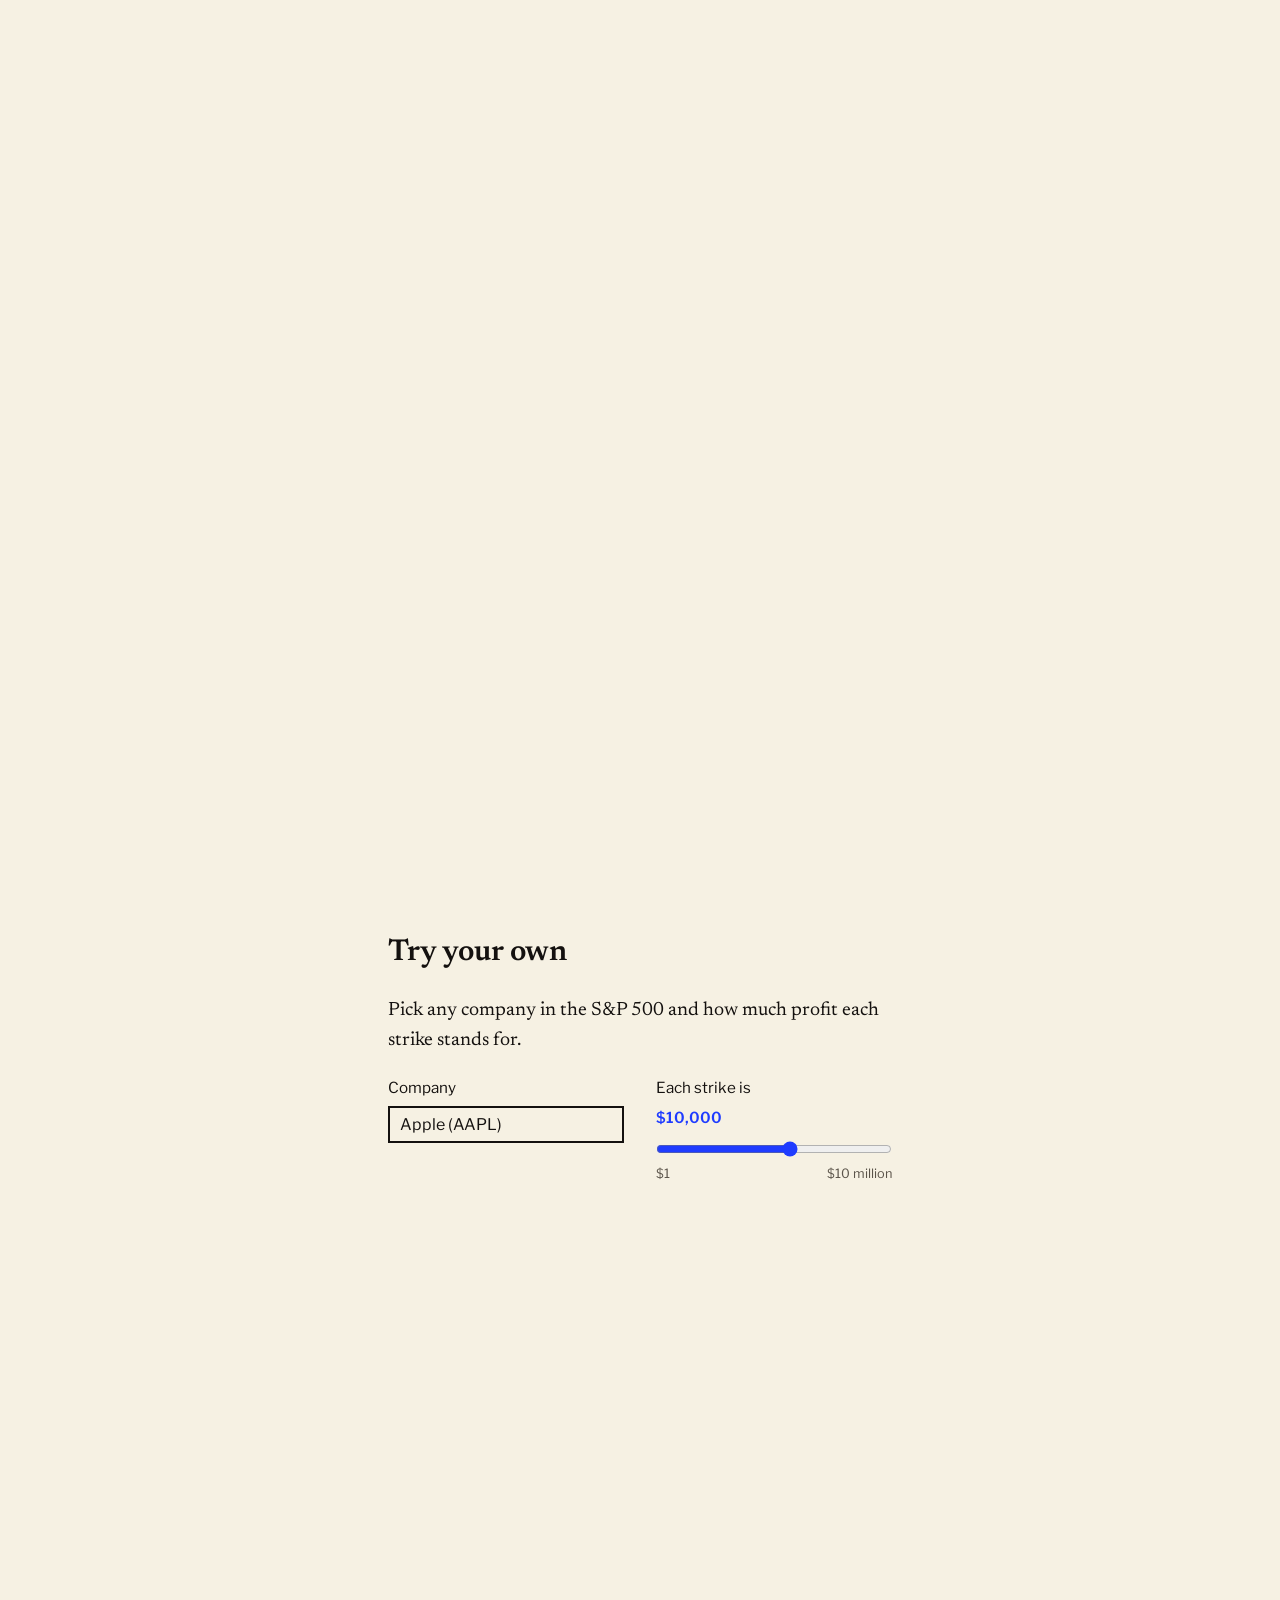
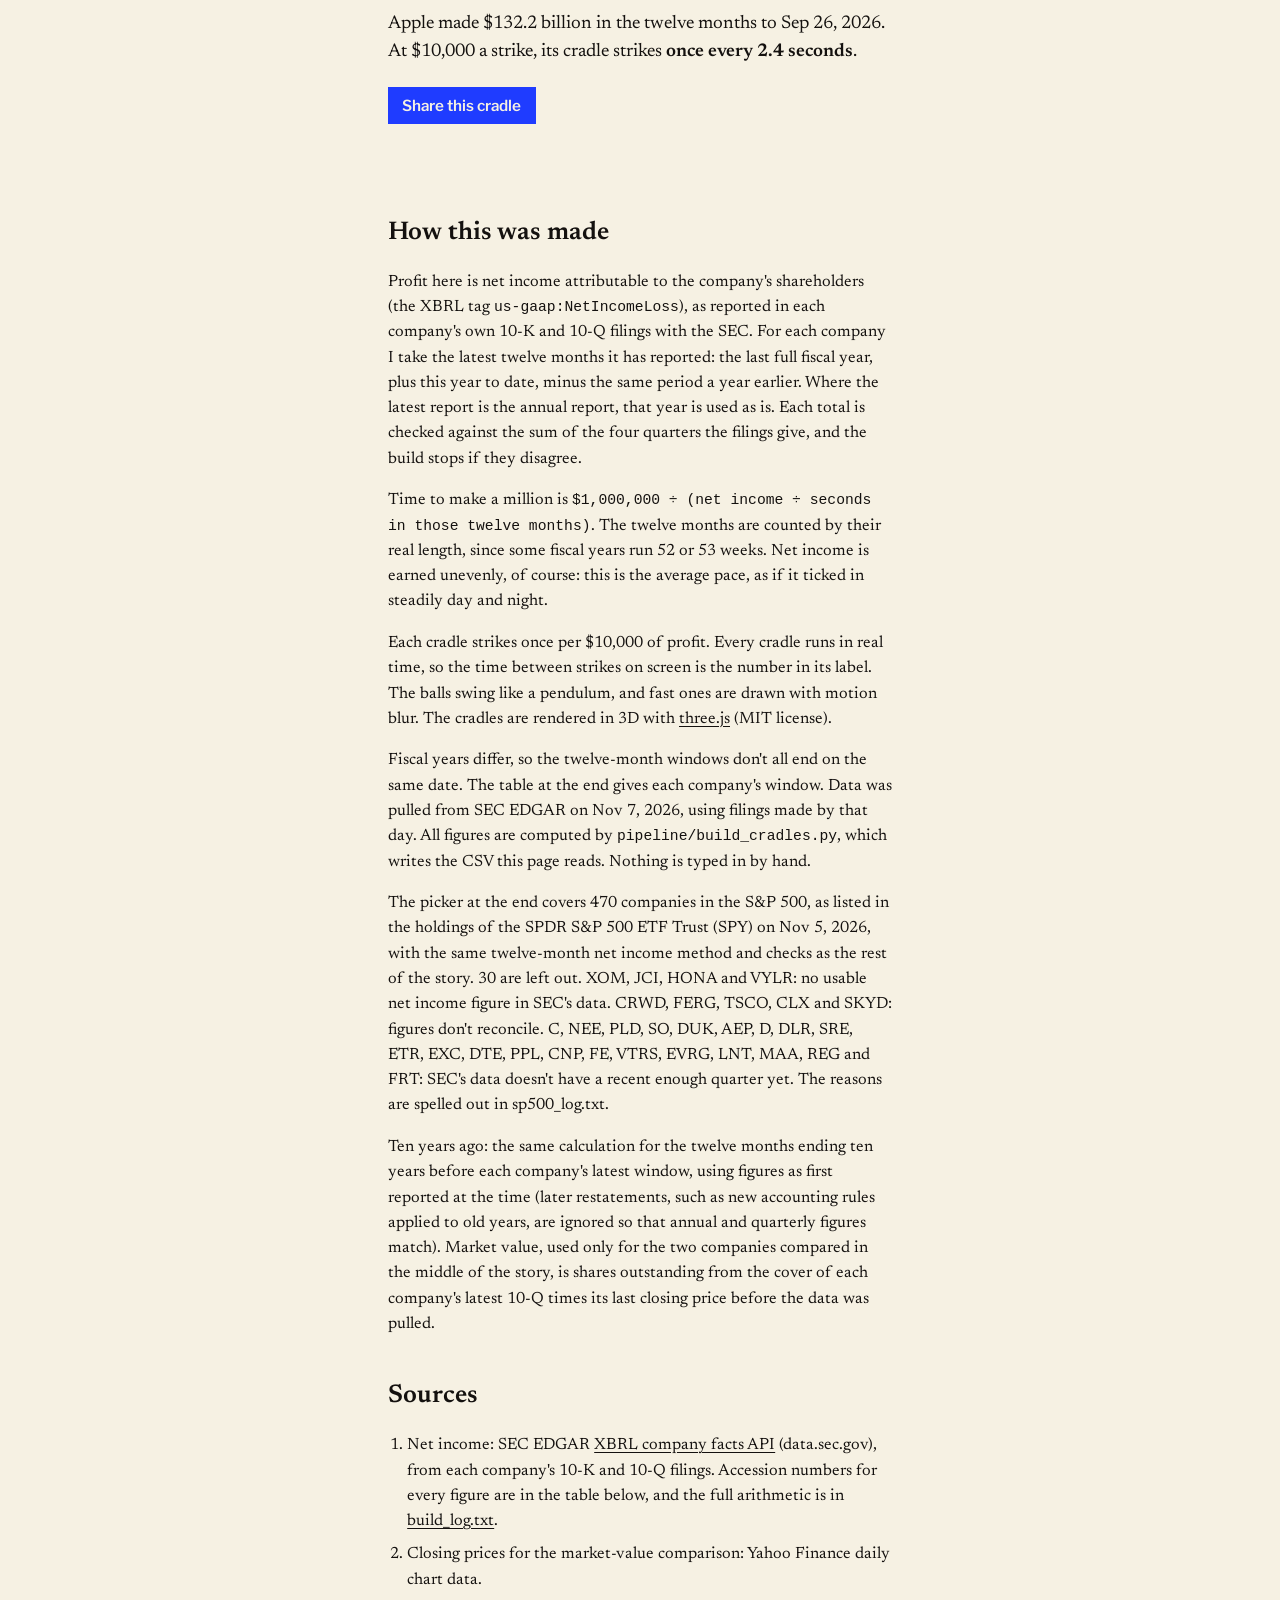
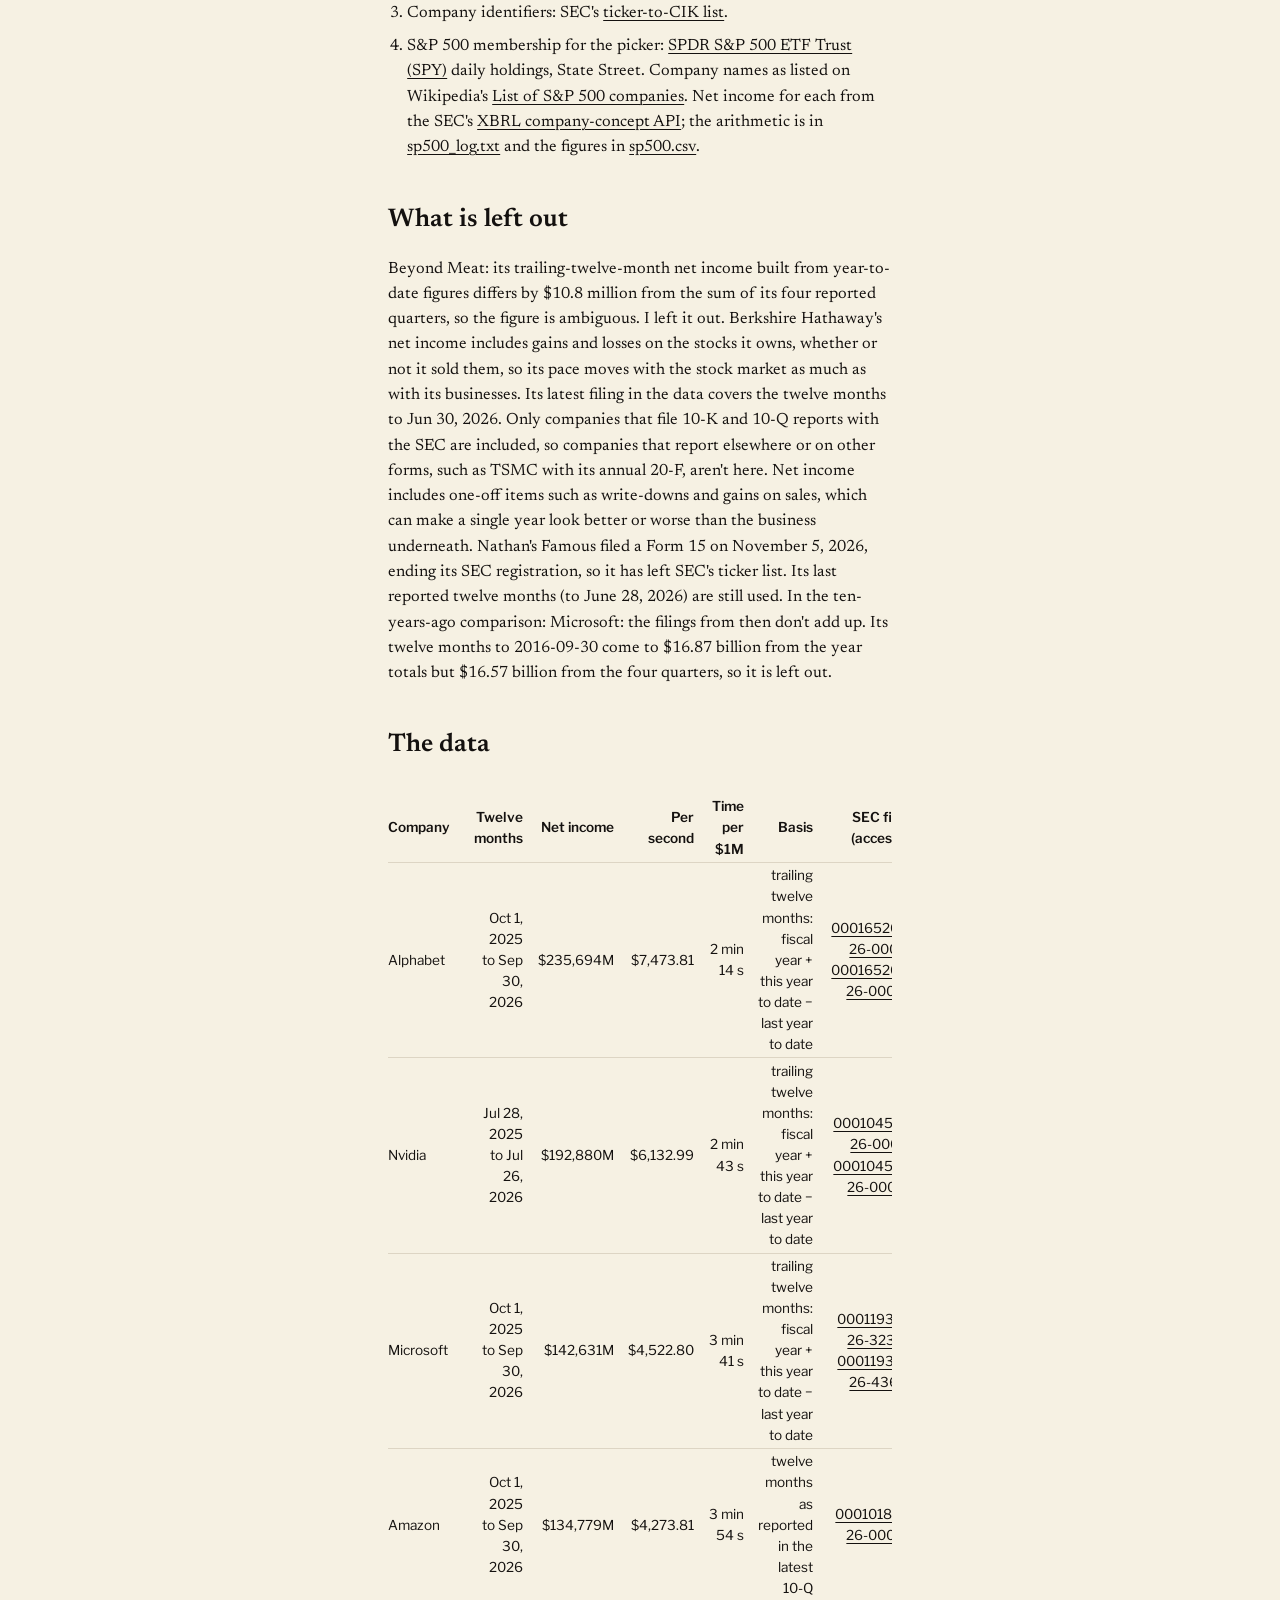
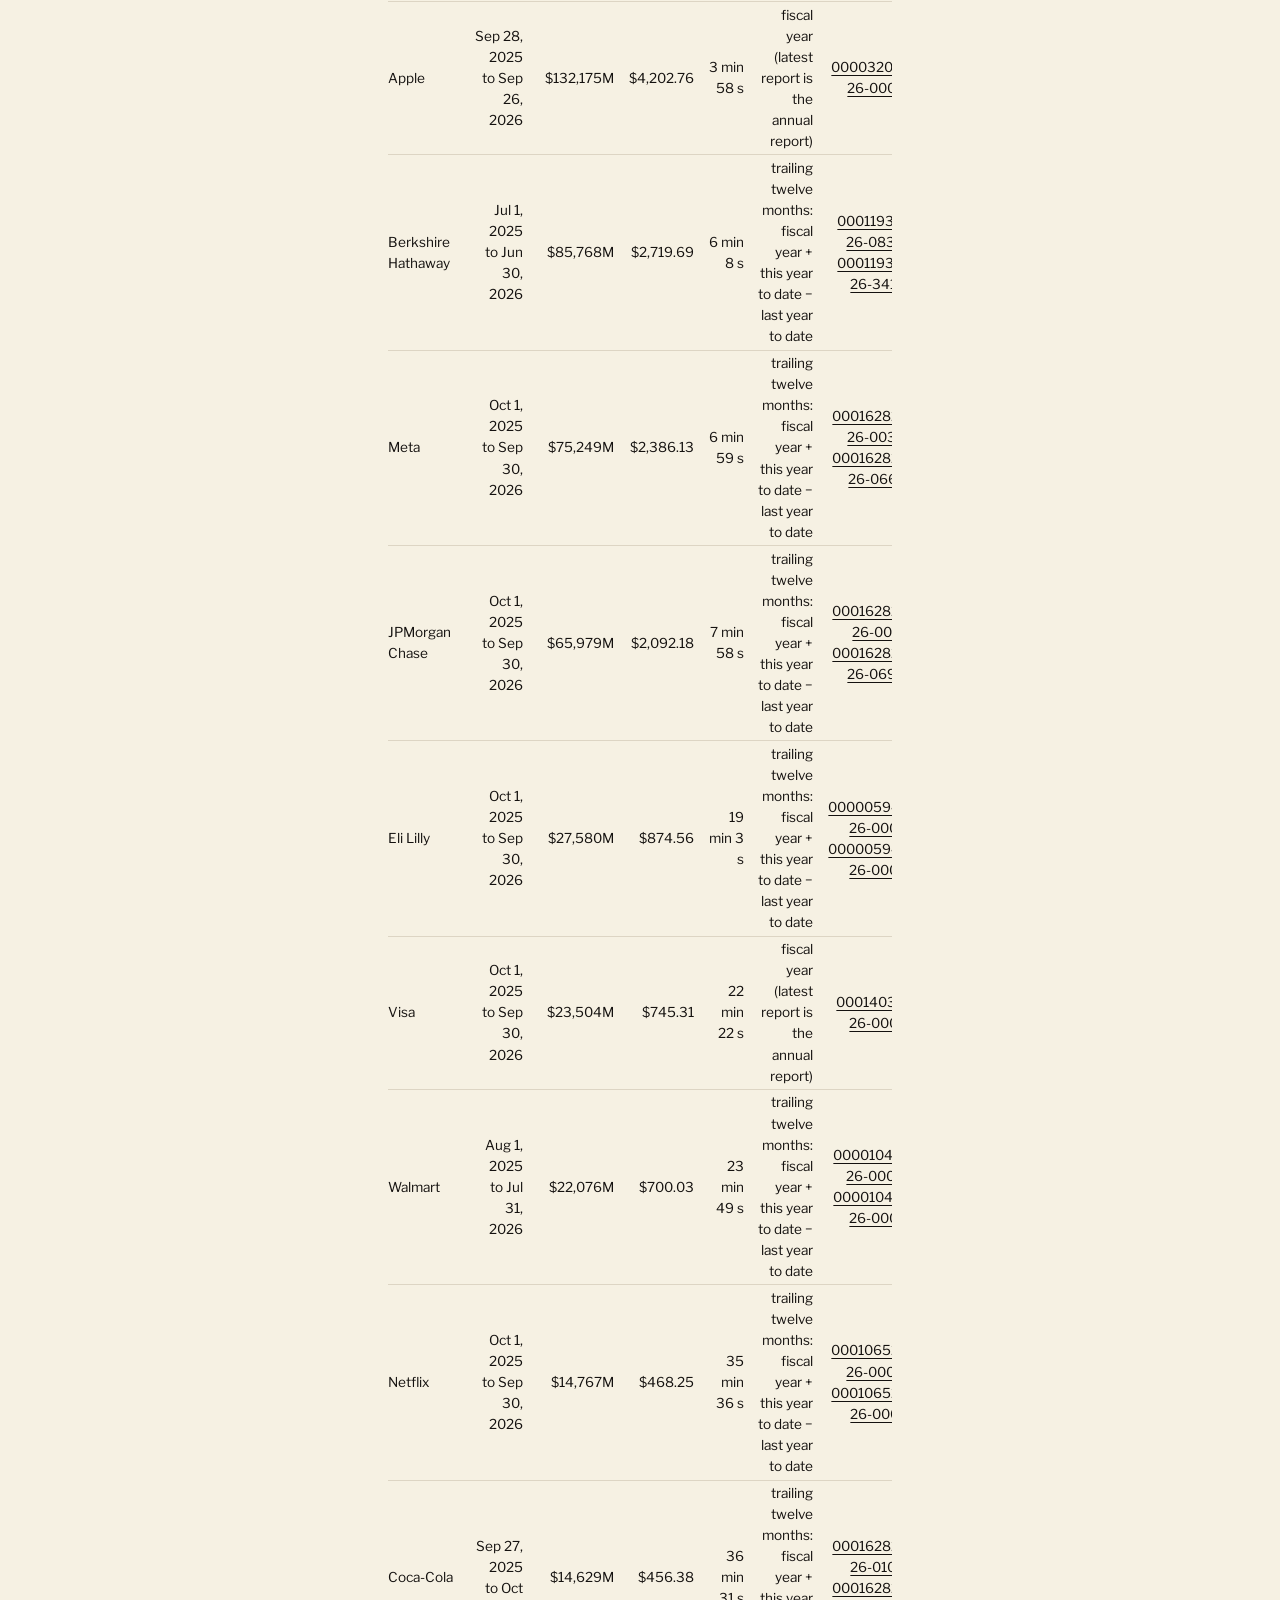
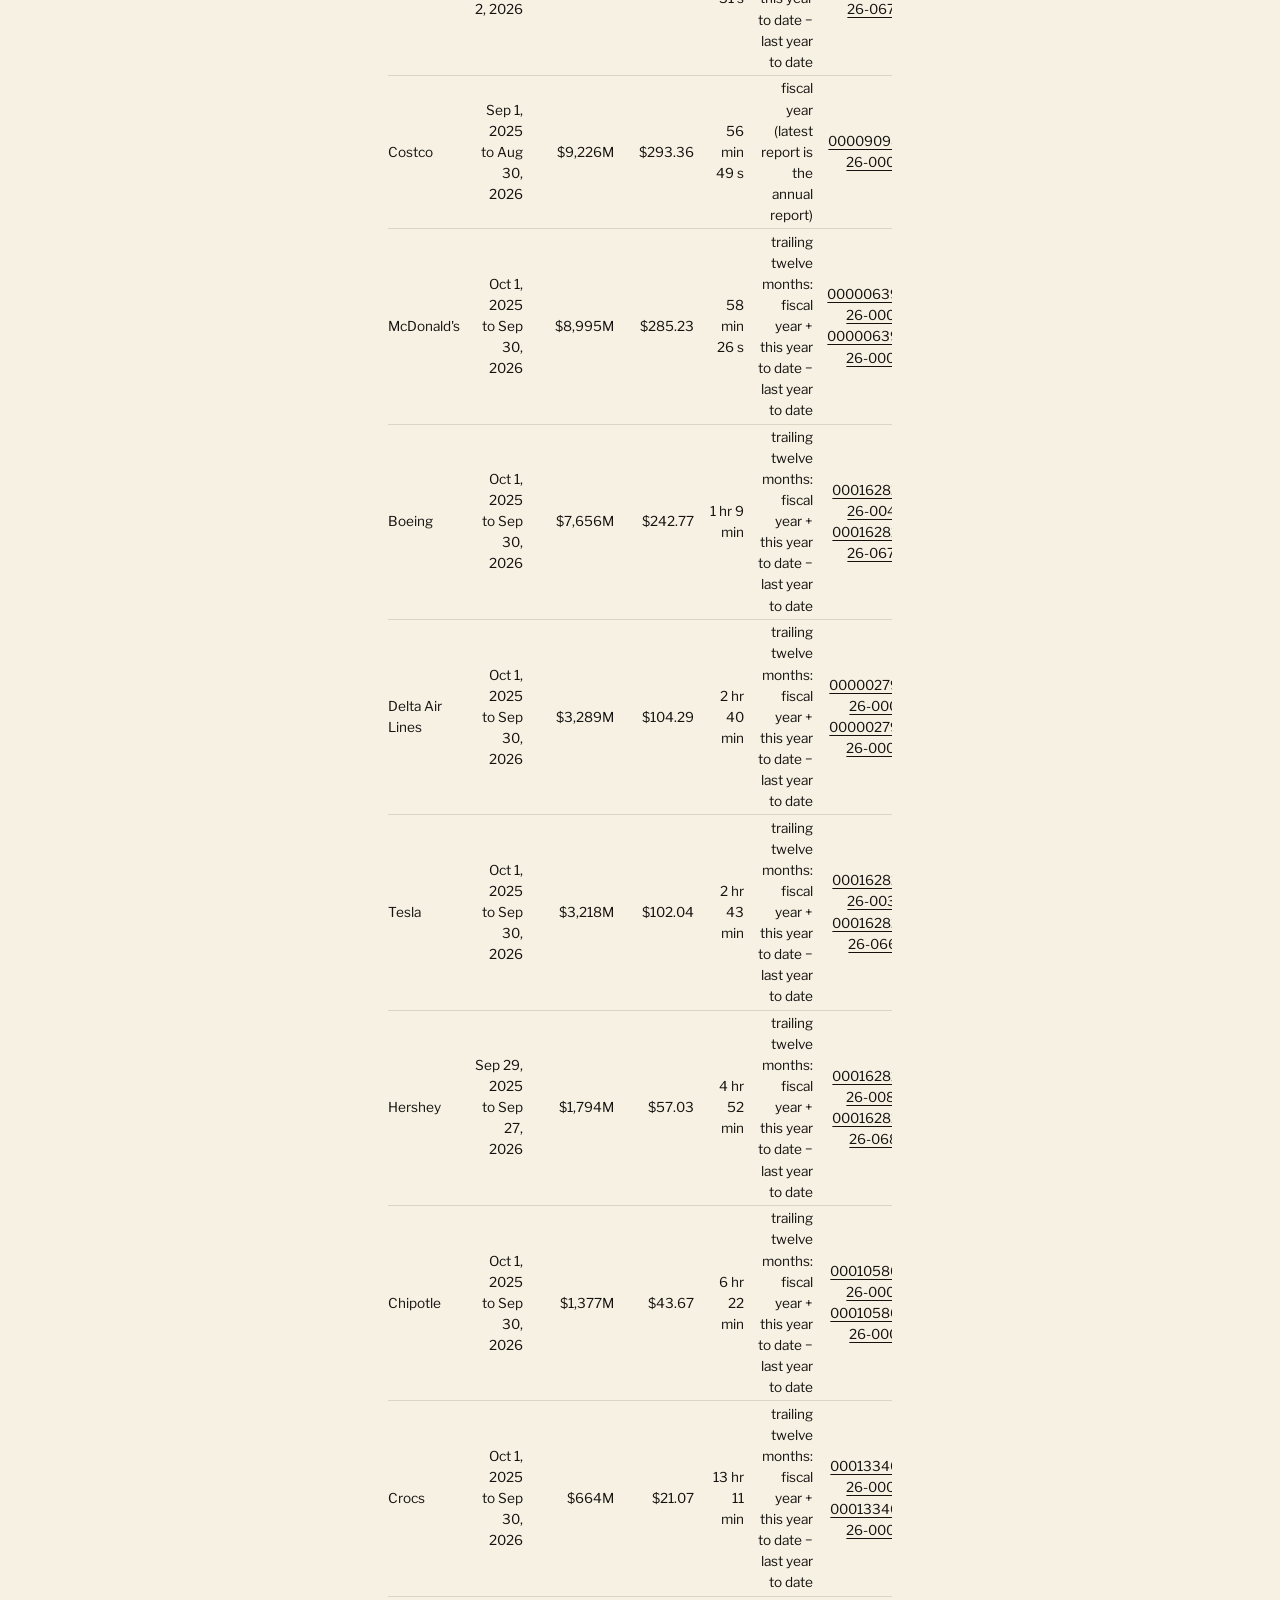
<file: stories/cradles/index.html>
<!doctype html>
<html lang="en">
<head>
  <meta charset="utf-8">
  <meta name="viewport" content="width=device-width, initial-scale=1">
  <title>How fast do companies make a buck?</title>
  <meta name="description" content="Newton's cradles that strike once for every $1 million of profit a company makes.">
  <link rel="icon" href="../../assets/img/logo.svg" type="image/svg+xml">
  <link rel="icon" href="../../assets/img/favicon-32.png" sizes="32x32">
  <link rel="apple-touch-icon" href="../../assets/img/apple-touch-icon.png">
  <link rel="stylesheet" href="../../assets/css/site.css">
  <style>
    .scrolly .graphic { flex-direction: column; justify-content: flex-start; align-items: center; }
    .scrolly .graphic canvas { width: 100%; height: calc(var(--vh, 1vh) * 56); display: block; }
    @media (min-width: 1000px) { .scrolly .graphic { justify-content: center; } .scrolly .graphic canvas { height: min(calc(var(--vh, 1vh) * 84), 760px); } }
    .clock { font-family: var(--serif); font-style: italic; font-size: 1.05rem; color: var(--ink-soft); min-height: 1.6em; margin: 0 0 0.2rem; text-align: center; width: 100%; }
    .clock b { font-style: normal; font-weight: 600; color: var(--brand); }
    .live { font-variant-numeric: tabular-nums; font-weight: 600; color: var(--brand); }
    .explore { max-width: 72rem; margin: calc(var(--vh, 1vh) * 6) auto 0; padding: 0 1.25rem; }
    .explore h2 { font-weight: 600; font-size: 1.9rem; margin: 0 0 0.5rem; max-width: var(--measure); }
    .explore > p { max-width: var(--measure); margin: 0 0 1rem; }
    .pick { max-width: var(--measure); margin: calc(var(--vh, 1vh) * 12) auto 0; padding: 0 1.25rem; }
    .pick h2 { font-weight: 600; font-size: 1.9rem; margin: 0 0 0.5rem; }
    .pick .controls { display: grid; grid-template-columns: 1fr 1fr; gap: 1.25rem 2rem; margin: 1.25rem 0 0.5rem; font-family: var(--label); font-size: 0.95rem; }
    .pick label { display: flex; flex-direction: column; gap: 0.4rem; }
    .pick label b { color: var(--brand); font-weight: 700; }
    .pick .combo { position: relative; display: block; }
    .pick #pick-list { position: absolute; z-index: 5; left: 0; right: 0; top: 100%; margin: 0; padding: 0; list-style: none; background: var(--paper); border: 2px solid var(--ink); border-top: 0; max-height: 17rem; overflow-y: auto; }
    .pick #pick-list li { padding: 0.55rem 0.6rem; cursor: pointer; font-size: 1rem; }
    .pick #pick-list li span { color: var(--ink-soft); margin-left: 0.4rem; font-size: 0.85rem; }
    .pick #pick-list li[aria-selected="true"], .pick #pick-list li:hover { background: var(--brand); color: var(--paper); }
    .pick #pick-list li[aria-selected="true"] span, .pick #pick-list li:hover span { color: var(--paper); }
    .pick #pick-co { width: 100%; box-sizing: border-box; font: 500 16px var(--label); padding: 0.45rem 0.6rem; border: 2px solid var(--ink); background: var(--paper); color: var(--ink); border-radius: 0; }
    .pick #pick-co:focus { outline: none; border-color: var(--brand); }
    .pick input[type=range] { width: 100%; accent-color: var(--brand); margin: 0.35rem 0 0; }
    .pick .ends { display: flex; justify-content: space-between; font-size: 0.8rem; color: var(--ink-soft); }
    #pick-stage { display: block; width: 100%; height: 400px; }
    #pick-text { font-size: 1.15rem; min-height: 3.2em; }
    .pick .share { font-family: var(--label); font-size: 0.95rem; margin-top: 0.25rem; }
    #pick-share { font: 600 0.95rem var(--label); color: var(--paper); background: var(--brand); border: 0; border-radius: 0; padding: 0.55rem 0.9rem; cursor: pointer; }
    #pick-share:focus-visible { outline: 2px solid var(--ink); outline-offset: 2px; }
    #pick-share-note { color: var(--ink-soft); margin-left: 0.5rem; word-break: break-all; }
    @media (max-width: 640px) { .pick .controls { grid-template-columns: 1fr; } #pick-stage { height: 320px; } }
    #all { width: 100%; display: block; }
    .sound { position: absolute; right: 1rem; bottom: 1rem; font-family: var(--label); font-size: 0.85rem; background: none; border: 0; color: var(--ink-soft); cursor: pointer; pointer-events: auto; text-decoration: underline; text-underline-offset: 3px; }
  </style>
</head>
<body>
  <nav class="masthead"><a href="../../index.html"><span>Finance <i>in</i> Pictures</span></a></nav>

  <header class="lede">
    <h1>How fast do companies make a buck?</h1>
    <p>Since you opened this page, <span data-fill="fastest">…</span> has made <span class="live" data-live="fastest">…</span> in profit. Each strike of the cradles below is another $10,000 of a company's profit.</p>
    <p class="byline">Profit is net income over each company's latest four reported quarters, from its SEC filings. Every number comes from the files listed at the end.</p>
  </header>

  <section class="scrolly">
    <figure class="graphic">
      <p class="clock" id="clock" aria-live="polite"></p>
      <canvas id="stage" role="img" aria-label="Newton's cradles, one per company, each striking once per $10,000 of profit"></canvas>
      <button class="sound" id="sound" type="button" aria-pressed="false">Sound off</button>
    </figure>
    <div class="steps">
      <div class="step"><p>This is a Newton's cradle. Each time a ball strikes, <b data-fill="fastest">…</b> has made another $10,000 of profit.</p>
        <p>It's running at real speed: one strike every <b data-fill="fastest-unit">…</b>. That's <span data-fill="fastest-rate">…</span> a second, around the clock, for a whole year, or a million dollars every <span data-fill="fastest-interval">…</span>.</p></div>
      <div class="step"><p>Here are the biggest earners on the list, still in real time. All <span data-fill="giants-n">…</span> of them make $10,000 in under <b data-fill="giants-max">…</b>.</p>
        <p data-fill="giants-note">…</p></div>
      <div class="step"><p>Ten years ago, they were much slower. <span data-fill="decade-lead">…</span></p>
        <p data-fill="decade-note">…</p></div>
      <div class="step"><p>Now some names everyone knows. You’ll have to look carefully to tell that the <span data-fill="last-brand">…</span> cradle is moving.</p></div>
      <div class="step"><p><b data-fill="pair-a">…</b> and <b data-fill="pair-b">…</b> make money at almost exactly the same pace. <span data-fill="pair-pace">…</span></p>
        <p data-fill="pair-values">…</p></div>
      <div class="step"><p>Then there are the smaller companies. <b data-fill="slowest">…</b> takes <b data-fill="slowest-unit">…</b> to earn $10,000. Its cradle barely moves.</p></div>
      <div class="step"><p>Some cradles are broken. These companies lost money over the same twelve months.</p>
        <p data-fill="loss-note">…</p></div>
    </div>
  </section>

  <section class="explore" id="explore">
    <h2>All of them at once</h2>
    <p>Every company in the story, fastest to slowest, in real time.</p>
    <canvas id="all" role="img" aria-label="All the companies' cradles in a grid"></canvas>
  </section>

  <section class="pick" id="pick">
    <h2>Try your own</h2>
    <p>Pick any company in the S&amp;P 500 and how much profit each strike stands for.</p>
    <div class="controls">
      <label>Company
        <span class="combo">
          <input id="pick-co" type="text" role="combobox" aria-autocomplete="list" aria-expanded="false" aria-controls="pick-list" autocomplete="off" autocorrect="off" autocapitalize="off" spellcheck="false" enterkeyhint="done" placeholder="Type a name or ticker">
          <ul id="pick-list" role="listbox" hidden></ul>
        </span>
      </label>
      <label>Each strike is <b id="pick-amt-out">…</b>
        <input id="pick-amt" type="range" min="0" max="21" step="1" value="9" aria-describedby="pick-amt-out">
        <span class="ends"><span>$1</span><span>$10 million</span></span>
      </label>
    </div>
    <canvas id="pick-stage" role="img" aria-label="The chosen company's cradle"></canvas>
    <p id="pick-text" aria-live="polite"></p>
    <p class="share"><button id="pick-share" type="button">Share this cradle</button> <span id="pick-share-note" aria-live="polite"></span></p>
  </section>

  <section class="method" id="method">
    <h2>How this was made</h2>
    <p>Profit here is net income attributable to the company's shareholders (the XBRL tag <code>us-gaap:NetIncomeLoss</code>), as reported in each company's own 10-K and 10-Q filings with the SEC. For each company I take the latest twelve months it has reported: the last full fiscal year, plus this year to date, minus the same period a year earlier. Where the latest report is the annual report, that year is used as is. Each total is checked against the sum of the four quarters the filings give, and the build stops if they disagree.</p>
    <p>Time to make a million is <code>$1,000,000 ÷ (net income ÷ seconds in those twelve months)</code>. The twelve months are counted by their real length, since some fiscal years run 52 or 53 weeks. Net income is earned unevenly, of course: this is the average pace, as if it ticked in steadily day and night.</p>
    <p>Each cradle strikes once per $10,000 of profit. Every cradle runs in real time, so the time between strikes on screen is the number in its label. The balls swing like a pendulum, and fast ones are drawn with motion blur. The cradles are rendered in 3D with <a href="https://threejs.org">three.js</a> (MIT license).</p>
    <p>Fiscal years differ, so the twelve-month windows don't all end on the same date. The table at the end gives each company's window. Data was pulled from SEC EDGAR on <span data-fill="as-of">…</span>, using filings made by that day. All figures are computed by <code>pipeline/build_cradles.py</code>, which writes the CSV this page reads. Nothing is typed in by hand.</p>

    <p id="sp500-note"></p>
    <p>Ten years ago: the same calculation for the twelve months ending ten years before each company's latest window, using figures as first reported at the time (later restatements, such as new accounting rules applied to old years, are ignored so that annual and quarterly figures match). Market value, used only for the two companies compared in the middle of the story, is shares outstanding from the cover of each company's latest 10-Q times its last closing price before the data was pulled.</p>

    <h2>Sources</h2>
    <ol>
      <li>Net income: SEC EDGAR <a href="https://www.sec.gov/search-filings/edgar-application-programming-interfaces">XBRL company facts API</a> (data.sec.gov), from each company's 10-K and 10-Q filings. Accession numbers for every figure are in the table below, and the full arithmetic is in <a href="data/build_log.txt">build_log.txt</a>.</li>
      <li>Closing prices for the market-value comparison: Yahoo Finance daily chart data.</li>
      <li>Company identifiers: SEC's <a href="https://www.sec.gov/files/company_tickers.json">ticker-to-CIK list</a>.</li>
      <li>S&amp;P 500 membership for the picker: <a href="https://www.ssga.com/us/en/intermediary/etfs/spdr-sp-500-etf-trust-spy">SPDR S&amp;P 500 ETF Trust (SPY)</a> daily holdings, State Street. Company names as listed on Wikipedia's <a href="https://en.wikipedia.org/wiki/List_of_S%26P_500_companies">List of S&amp;P 500 companies</a>. Net income for each from the SEC's <a href="https://www.sec.gov/search-filings/edgar-application-programming-interfaces">XBRL company-concept API</a>; the arithmetic is in <a href="data/sp500_log.txt">sp500_log.txt</a> and the figures in <a href="data/sp500.csv">sp500.csv</a>.</li>
    </ol>

    <h2>What is left out</h2>
    <p id="gaps">…</p>

    <h2>The data</h2>
    <div id="table" class="wide-table"></div>
    <p>Ten years earlier, for the companies in the comparison.</p>
    <div id="decade-table" class="wide-table"></div>
    <p>Market values: <span id="pair-data">…</span></p>
  </section>

  <script src="../../assets/js/d3.min.js"></script>
  <script type="module" src="story.js"></script>
</body>
</html>
</file>
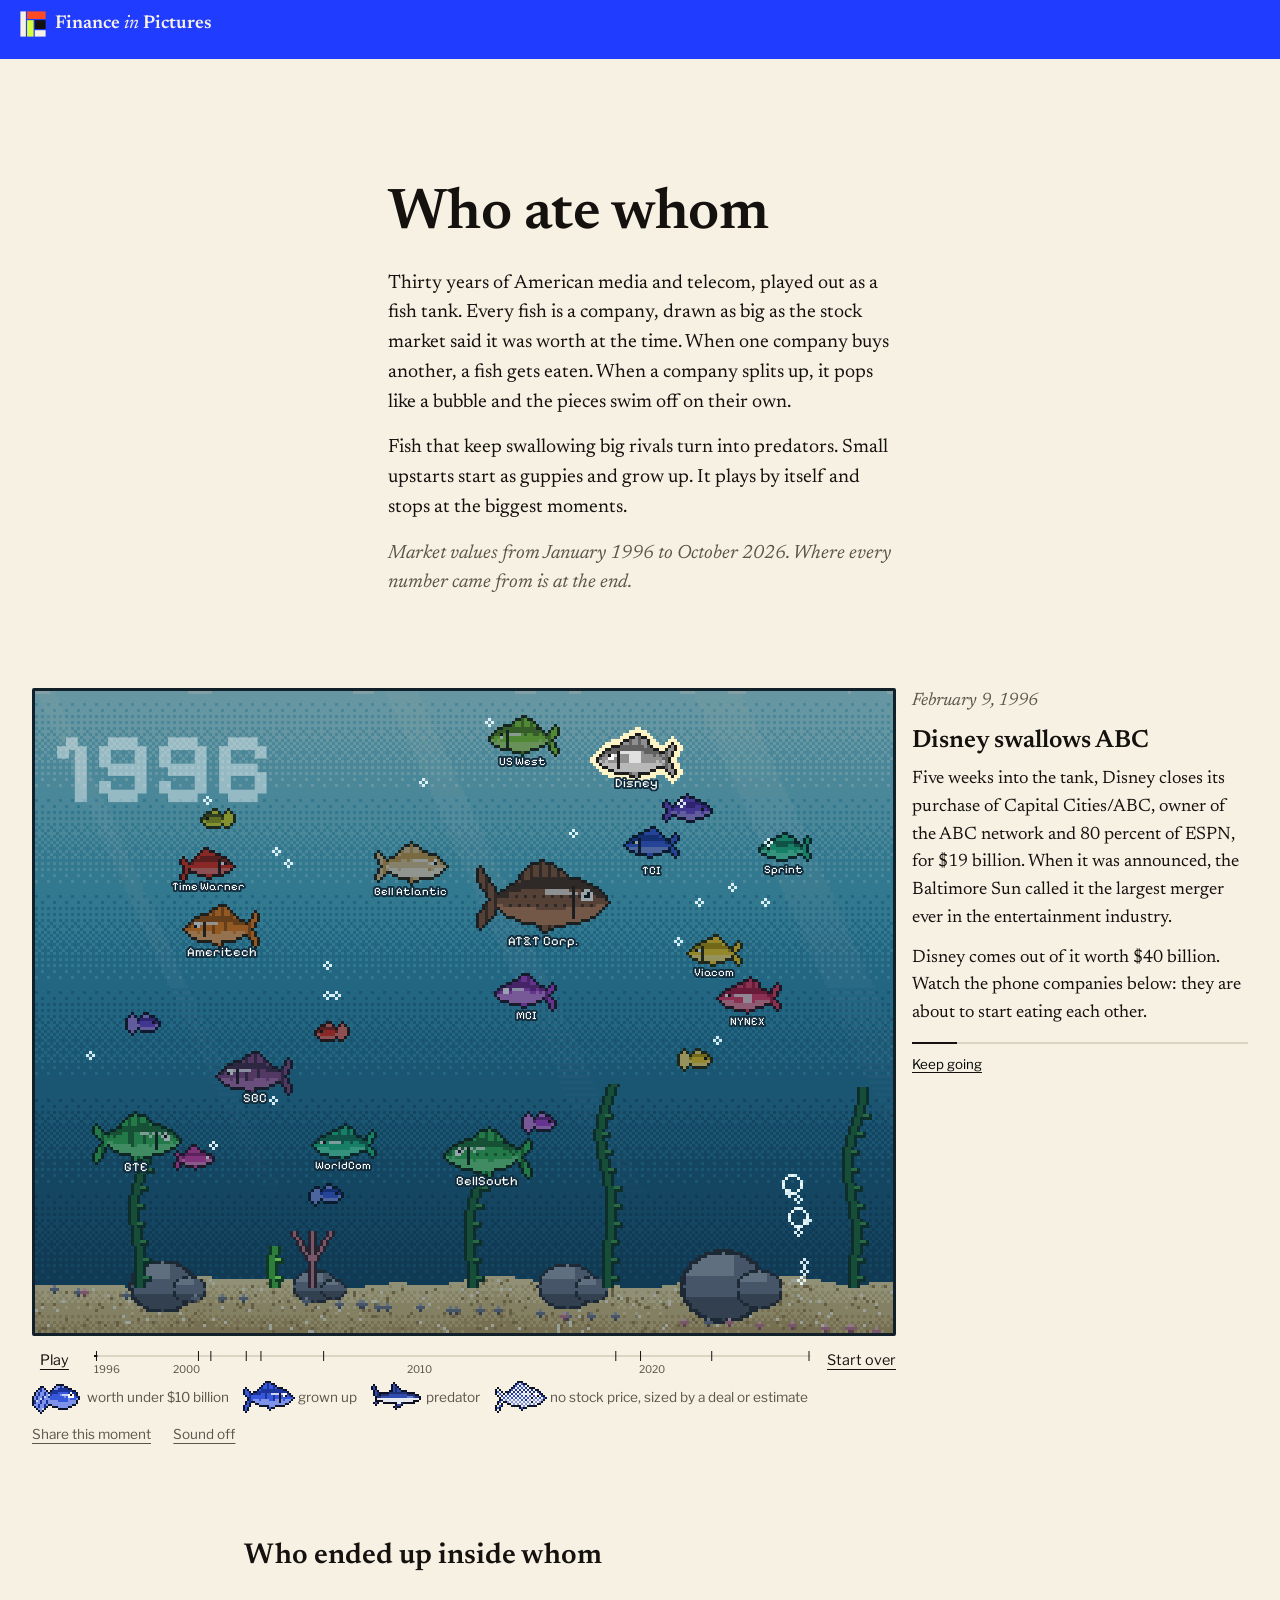
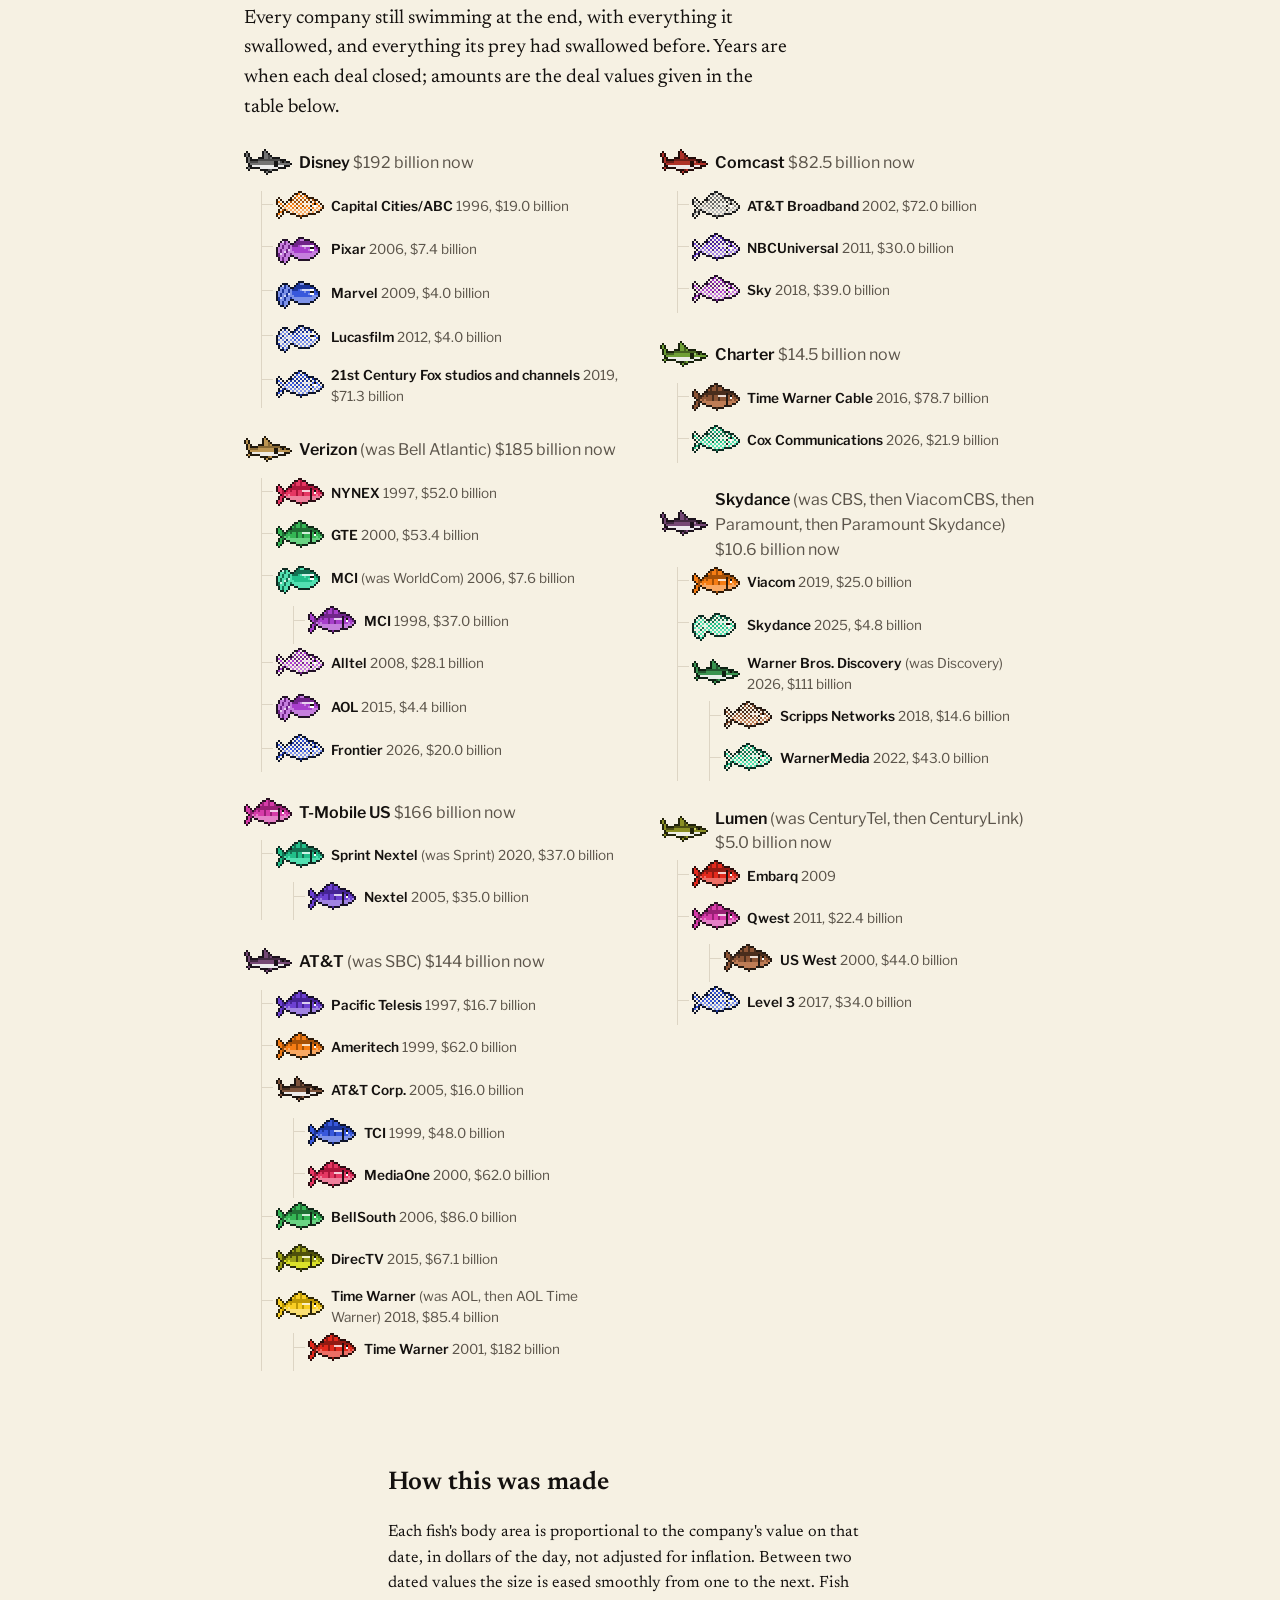
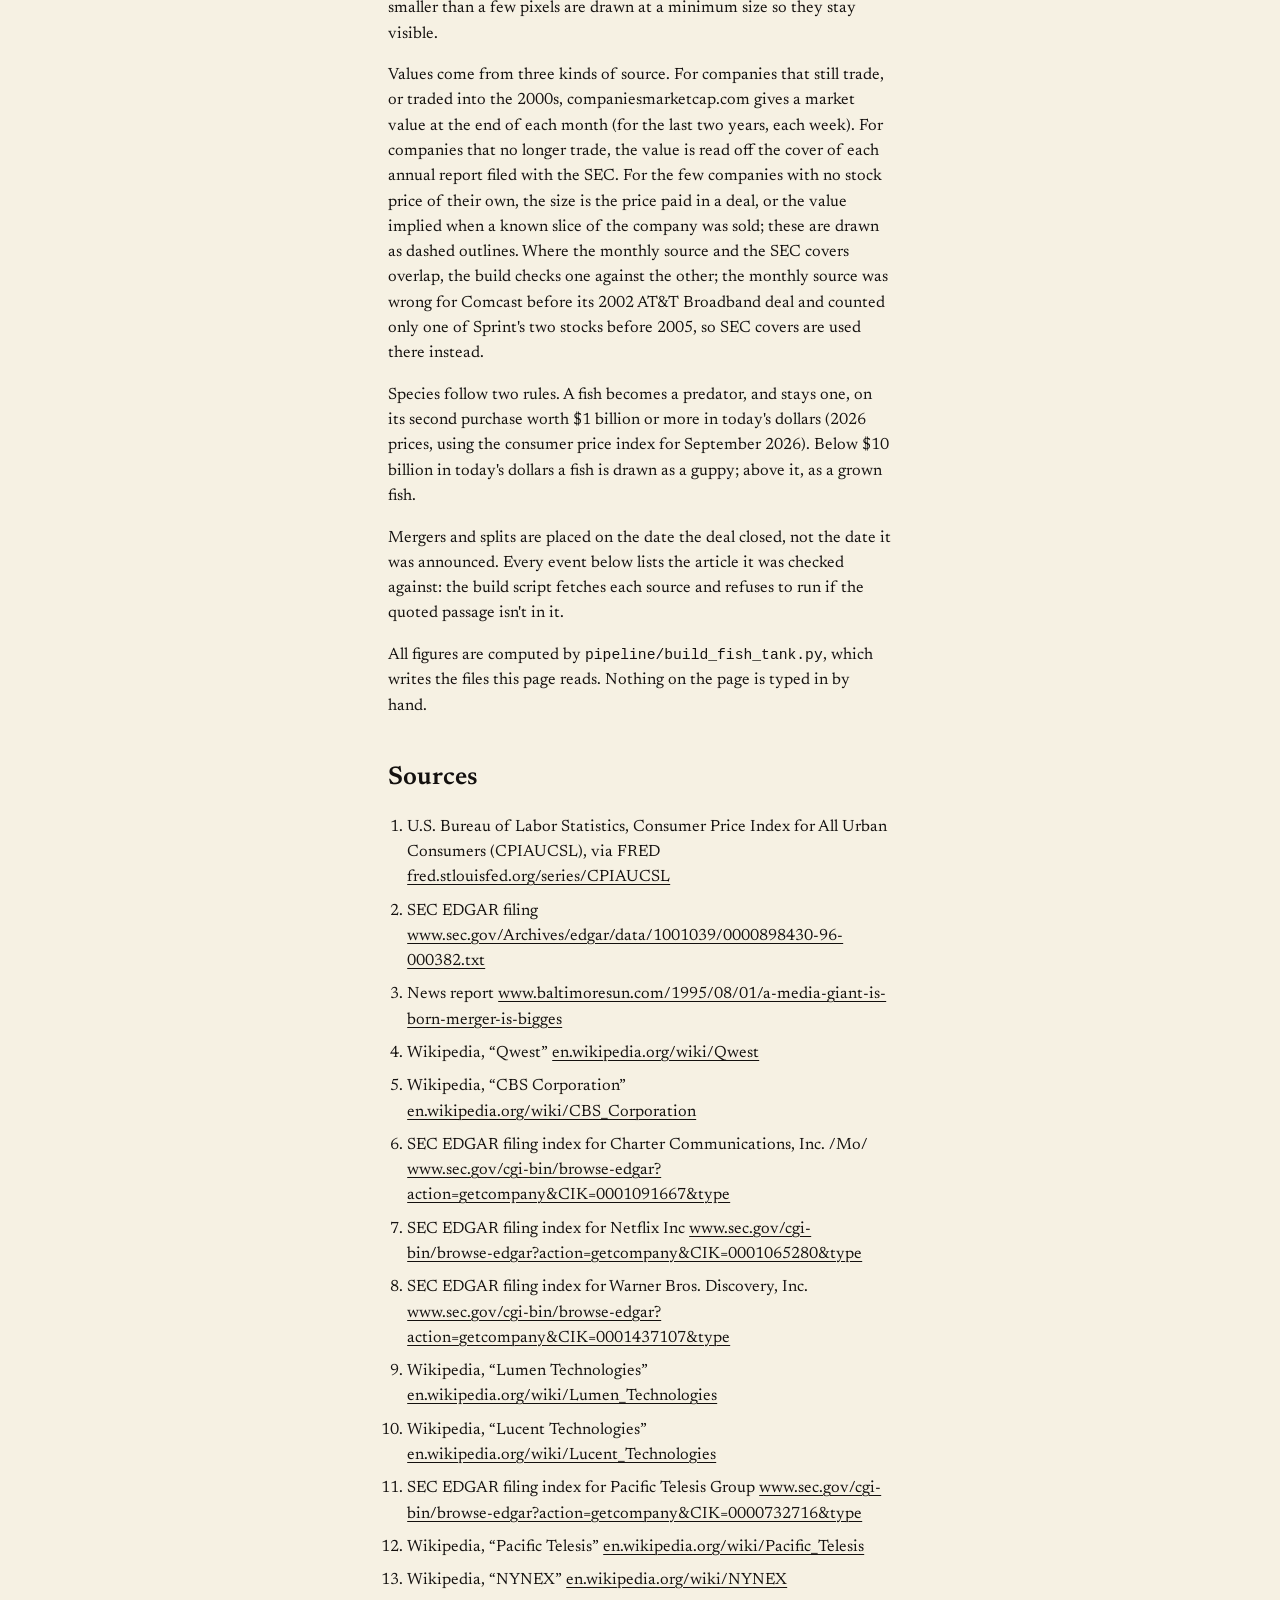
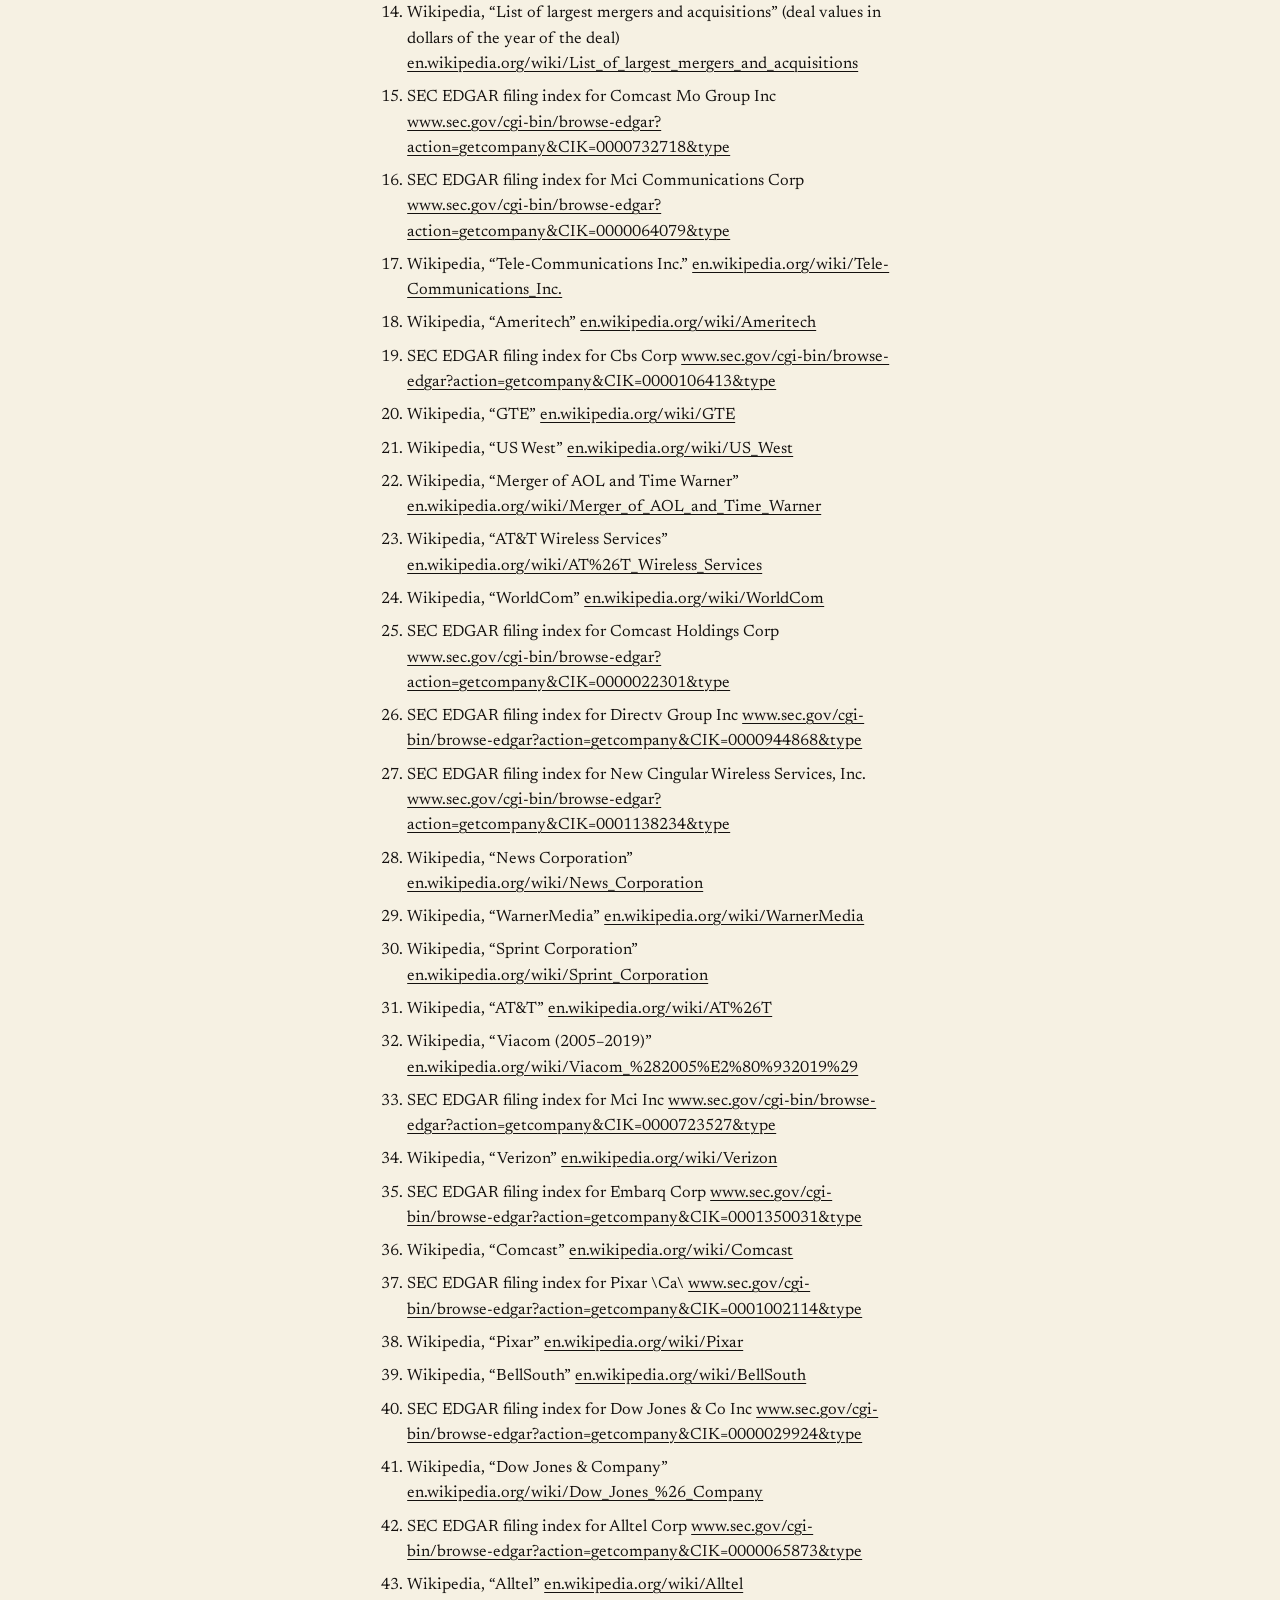
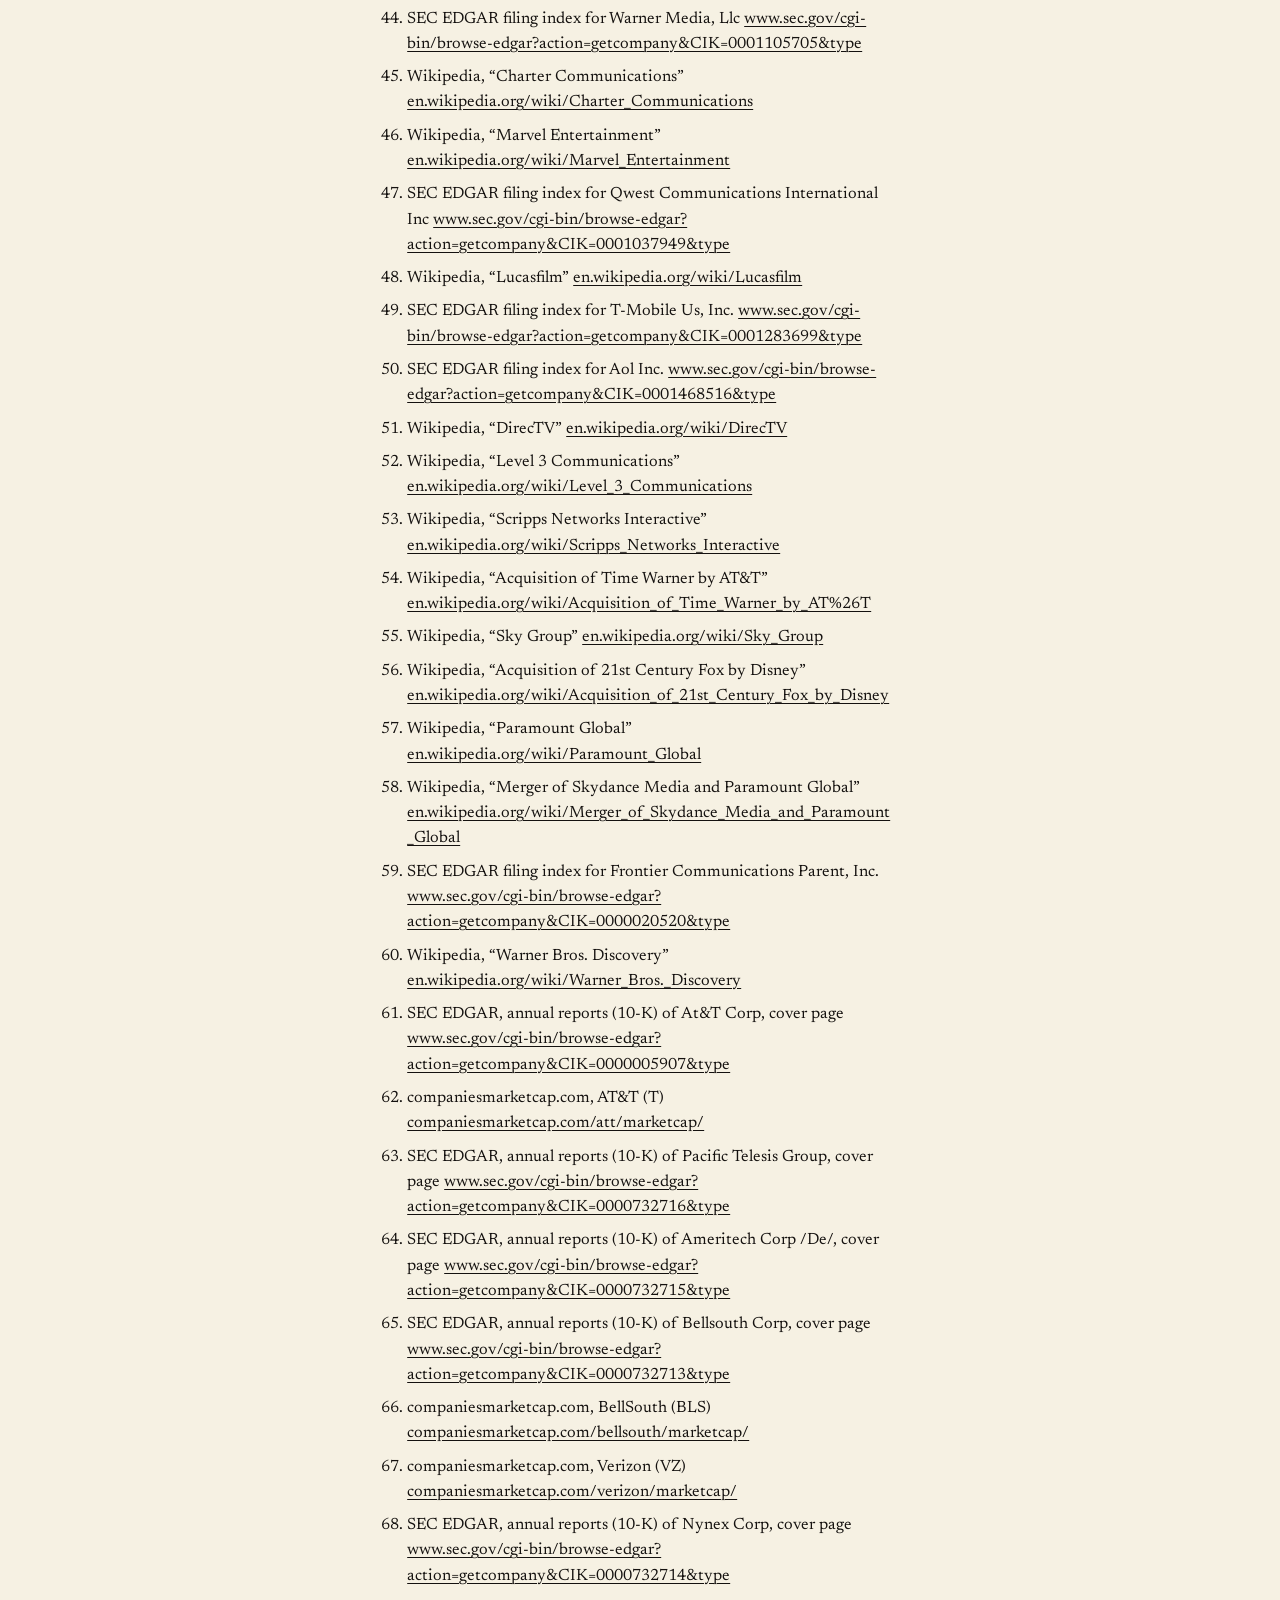
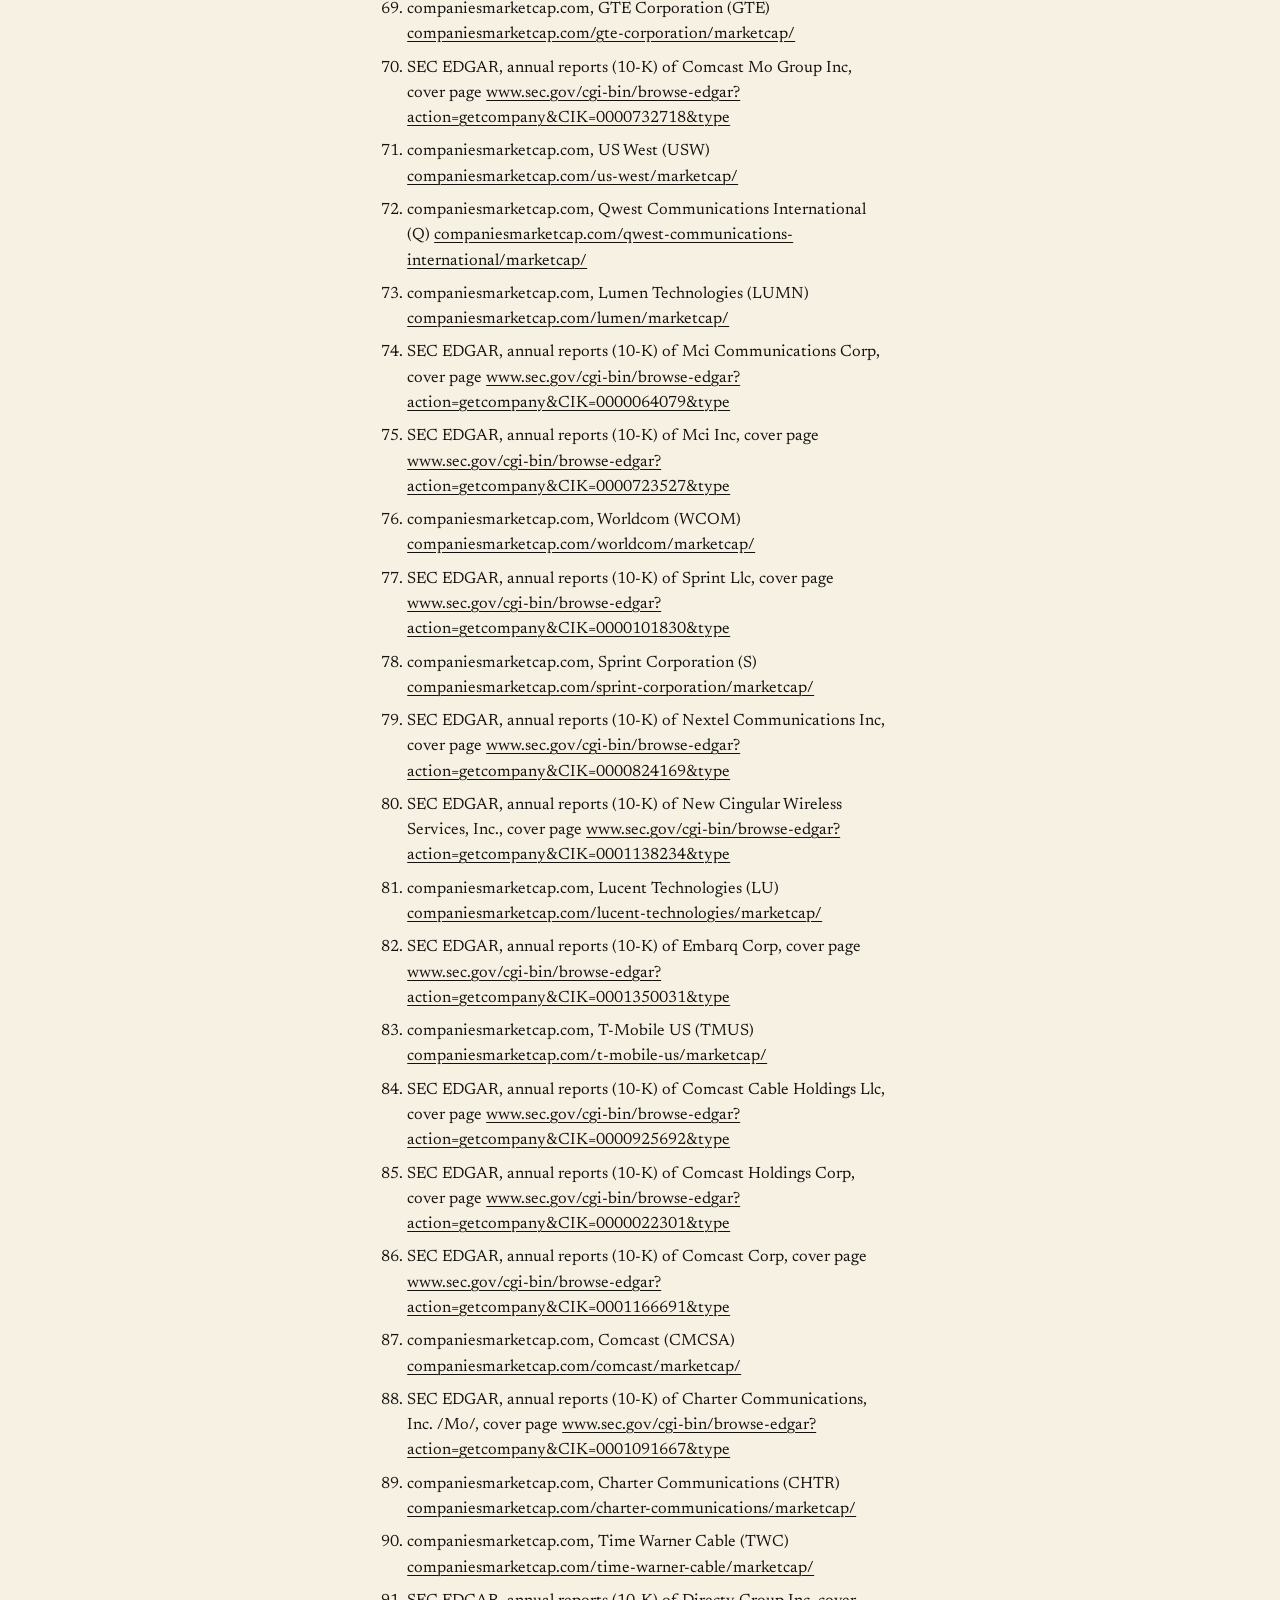
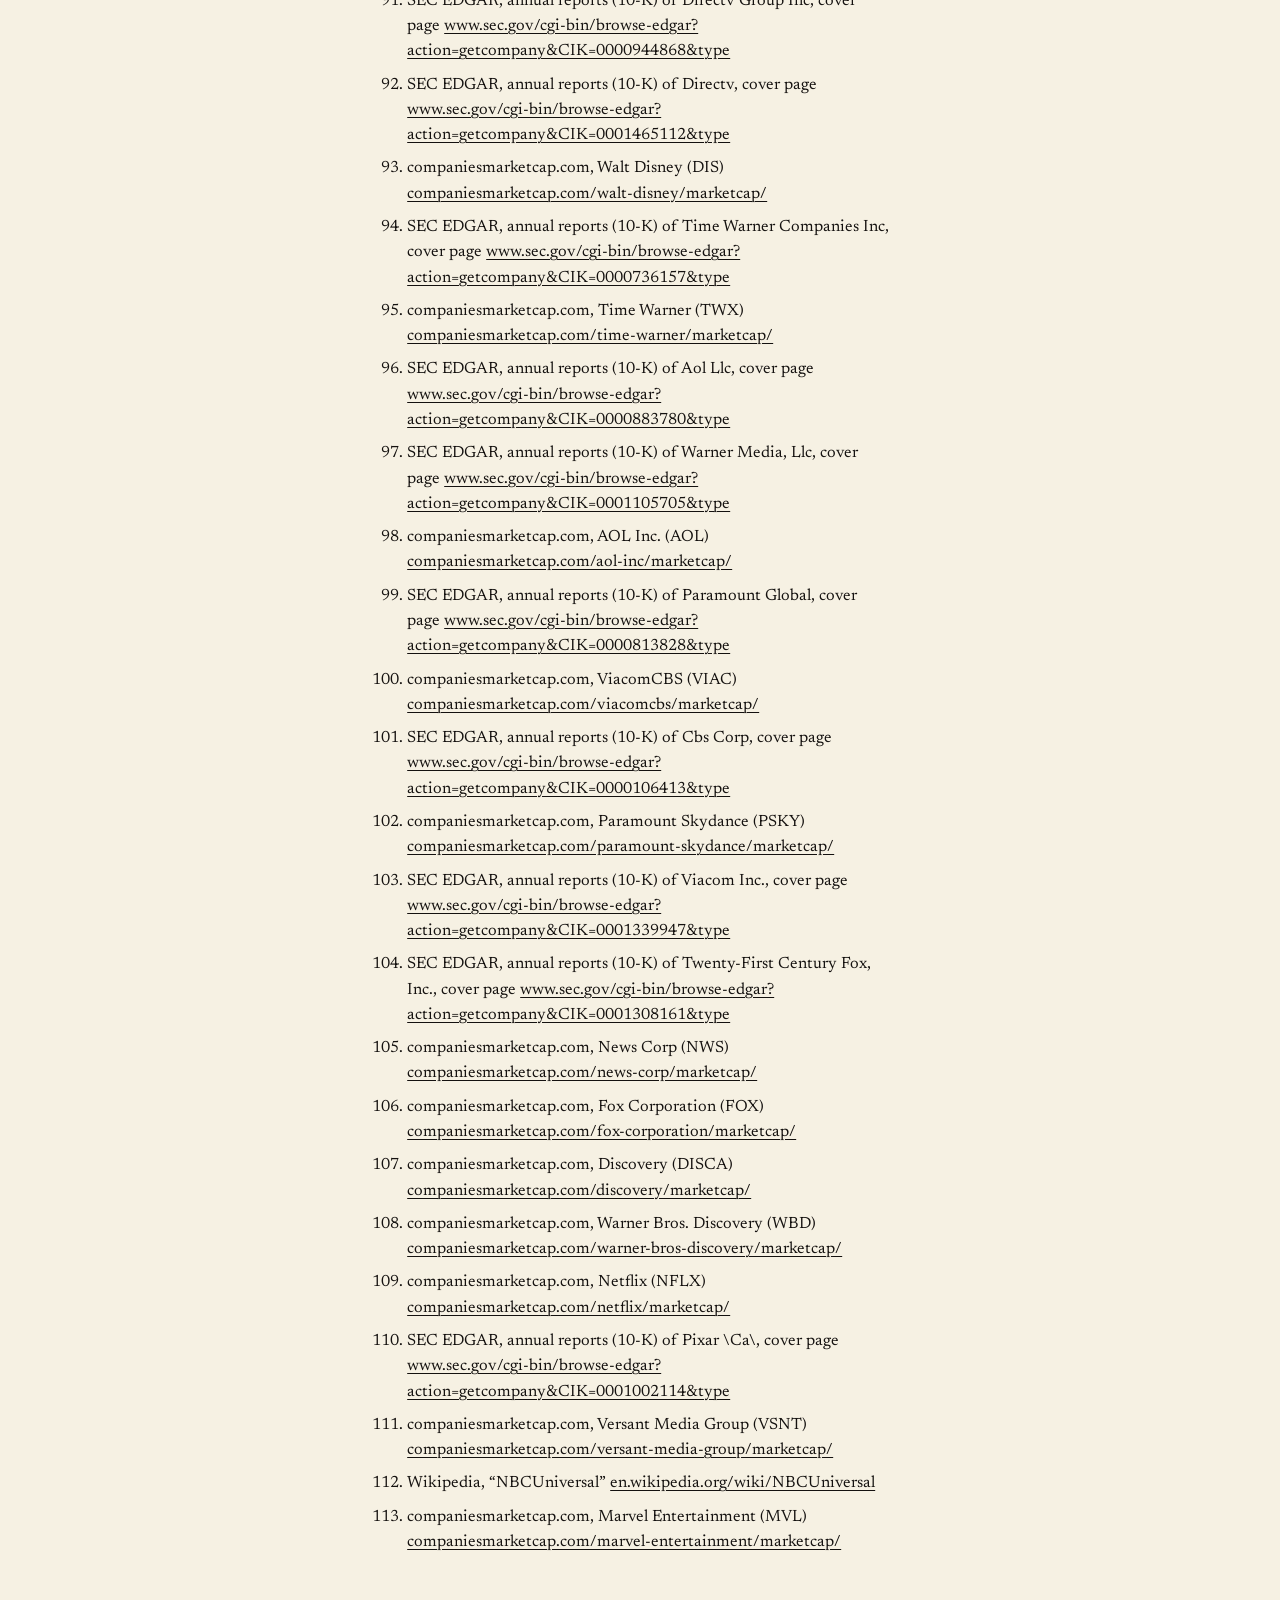
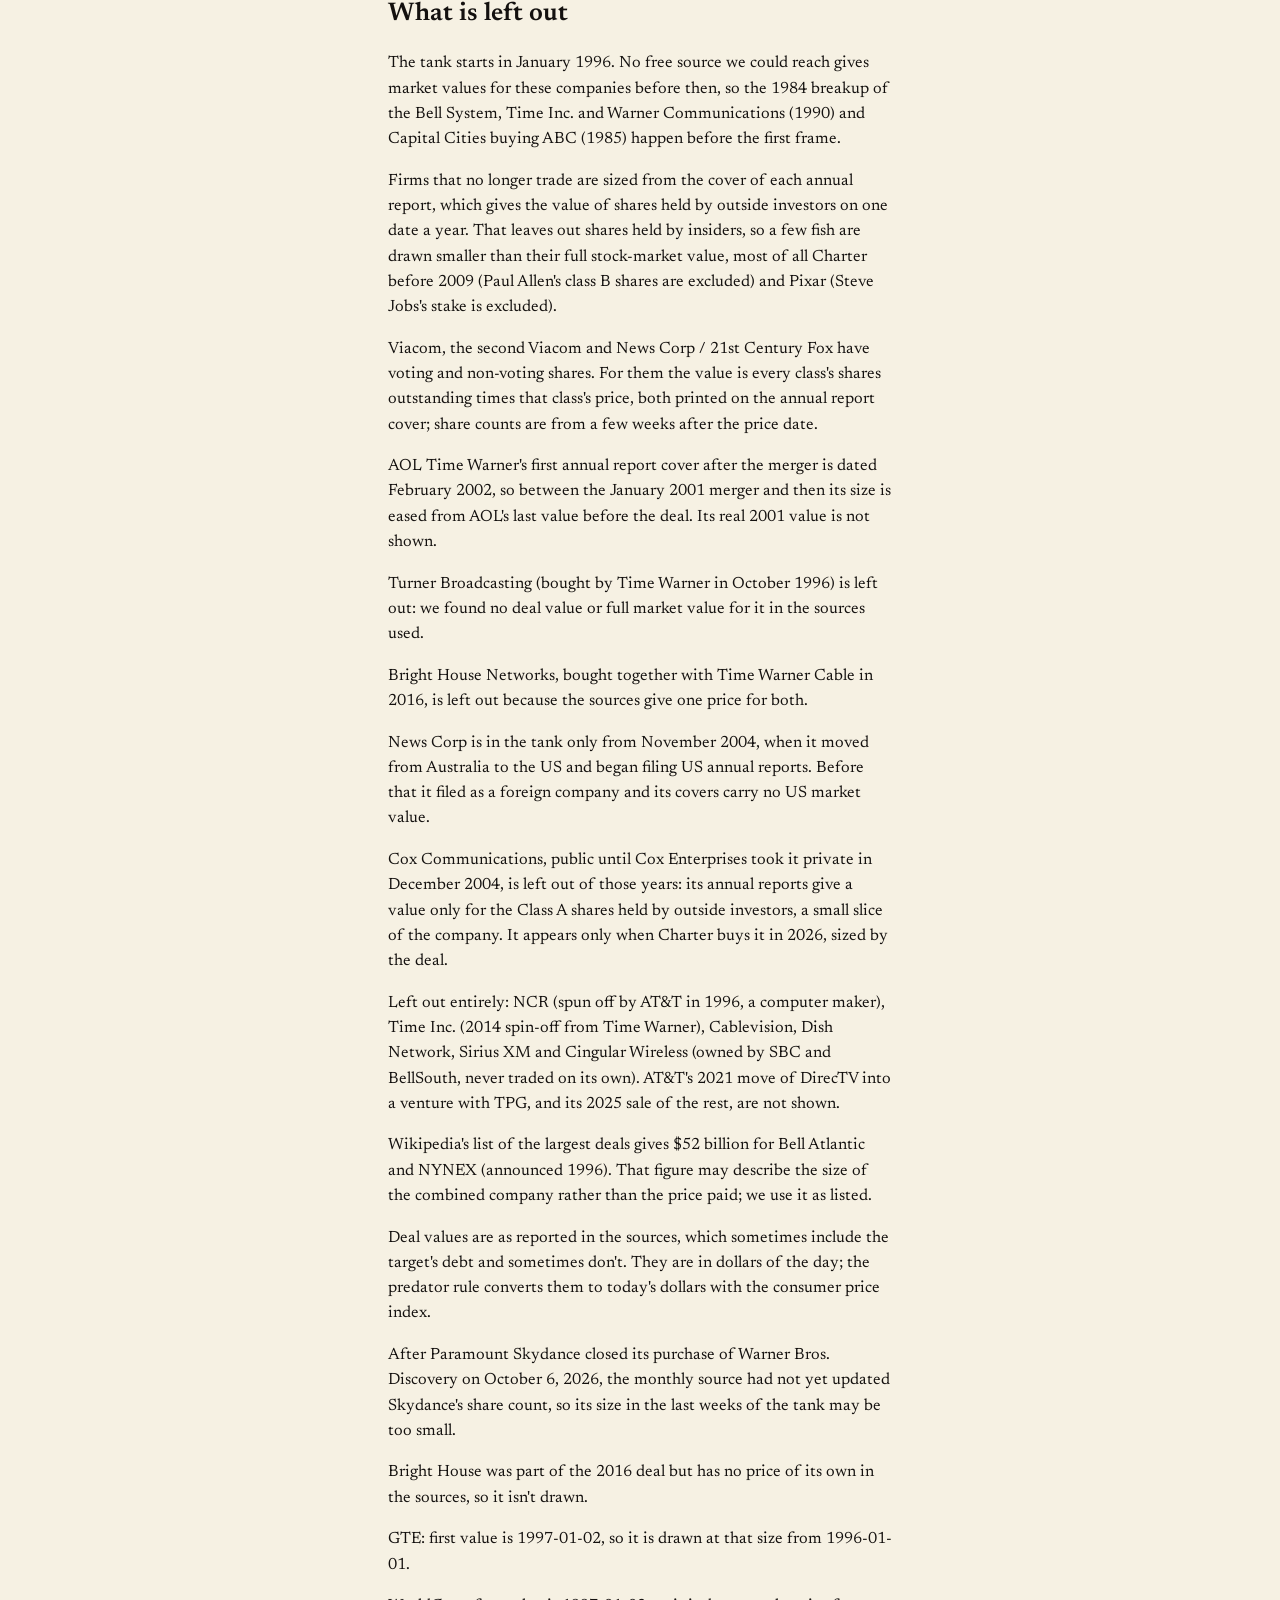
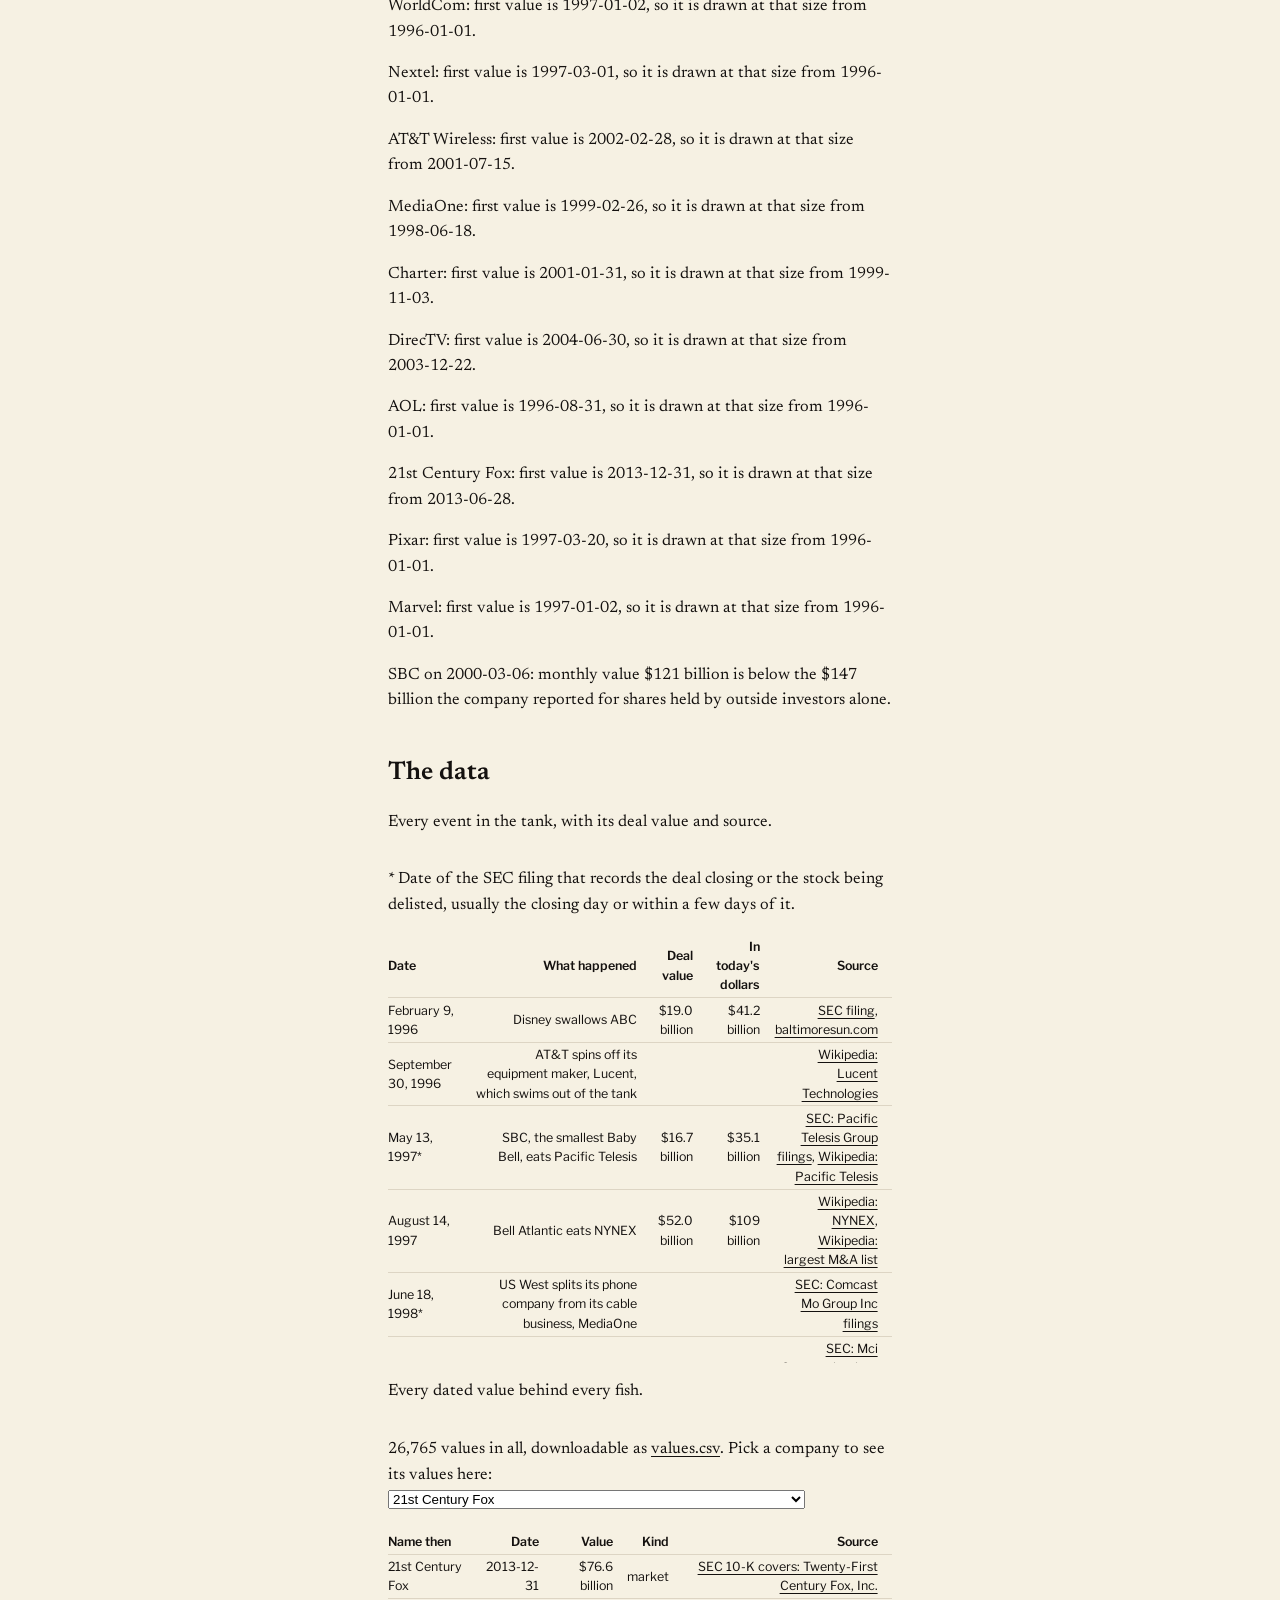
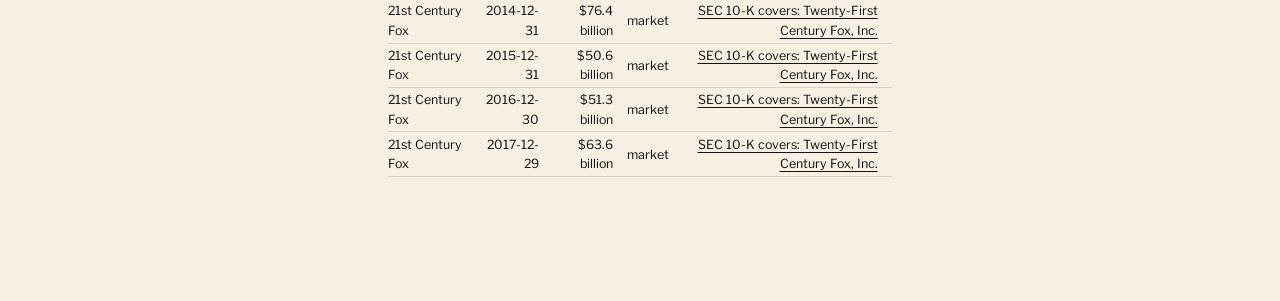
<file: stories/fish-tank/index.html>
<!doctype html>
<html lang="en">
<head>
  <meta charset="utf-8">
  <meta name="viewport" content="width=device-width, initial-scale=1">
  <title>Who ate whom</title>
  <link rel="preload" href="data/tank.json" as="fetch" crossorigin="anonymous">
  <link rel="icon" href="../../assets/img/logo.svg" type="image/svg+xml">
  <link rel="icon" href="../../assets/img/favicon-32.png" sizes="32x32">
  <link rel="apple-touch-icon" href="../../assets/img/apple-touch-icon.png">
  <link rel="stylesheet" href="../../assets/css/site.css">
  <style>
    @font-face { font-family: "Pixelify Sans"; src: url("../../assets/fonts/pixelify-sans-latin-400-normal.woff2") format("woff2"); font-weight: 400; font-display: swap; }
    @font-face { font-family: "Pixelify Sans"; src: url("../../assets/fonts/pixelify-sans-latin-600-normal.woff2") format("woff2"); font-weight: 600; font-display: swap; }
    :root { --pixel: "Pixelify Sans", var(--label); --telecom: #4a3a9e; --media: #b45f12; --cable: #2f7a33; --deep: #164a69; }
    .stage { max-width: 78rem; margin: 0 auto; padding: 0 1rem; display: grid; grid-template-columns: 1fr; gap: 1rem; }
    @media (min-width: 1000px) { .stage { grid-template-columns: minmax(0, 1fr) 21rem; align-items: start; } }
    .tank-wrap { position: relative; }
    #tank { position: relative; width: 100%; height: min(72vh, 680px); min-height: 360px; overflow: hidden; background: var(--deep); border: 3px solid #12202a; border-radius: 2px; box-shadow: inset 0 0 0 2px #2c4a5a; }
    /* While the data loads: a shimmer instead of an empty blue box. */
    @keyframes shimmer { from { background-position: 150% 0; } to { background-position: -50% 0; } }
    #tank.loading { background: linear-gradient(100deg, #9fd8e6 30%, #c9eef5 50%, #9fd8e6 70%) 0 0 / 250% 100%, #9fd8e6; animation: shimmer 1.4s linear infinite; }
    #tank.loading > * { visibility: hidden; }
    [data-fill]:empty { display: inline-block; width: 6.5em; height: 0.9em; vertical-align: -0.05em; border-radius: 3px; background: linear-gradient(100deg, var(--rule) 30%, #eee7da 50%, var(--rule) 70%) 0 0 / 250% 100%; animation: shimmer 1.4s linear infinite; }
    [data-fill="span-note"]:empty { display: none; }
    @media (prefers-reduced-motion: reduce) { #tank.loading, [data-fill]:empty { animation: none; } }
    #tank-px { position: absolute; left: 0; top: 0; image-rendering: pixelated; image-rendering: crisp-edges; }
    #tank-over { position: absolute; inset: 0; width: 100%; height: 100%; pointer-events: none; }
    #tank-over text { font-family: var(--pixel); }
    .year { font-weight: 600; fill: #ffffff; opacity: 0.42; }
    .fish-label { font-size: 13px; fill: #ffffff; text-anchor: middle; paint-order: stroke; stroke: #0f2a3a; stroke-width: 3.5px; stroke-linejoin: round; }
    .fish-label.small { font-size: 11.5px; }

    .caption { font-size: 1.12rem; min-height: 8rem; }
    .caption h2 { font-weight: 600; font-size: 1.55rem; line-height: 1.15; margin: 0 0 0.6rem; }
    .caption p { margin: 0 0 0.75rem; }
    .caption .when { font-style: italic; color: var(--ink-soft); }
    .caption .minor { color: var(--ink-soft); font-size: 1.02rem; }
    .caption .minors { margin-top: 0.4rem; }
    .caption .minor { margin: 0 0 0.45rem; }
    .caption .minor.older { opacity: 0.55; font-size: 0.95rem; }
    .caption .resume { display: block; height: 2px; background: var(--rule); margin: 0.9rem 0 0.5rem; position: relative; overflow: hidden; }
    .caption .resume i { position: absolute; inset: 0 auto 0 0; width: 0; background: var(--ink); }

    .stage > * { min-width: 0; }
    .controls { font-family: var(--label); font-size: 0.9rem; display: flex; gap: 0.8rem; align-items: center; margin-top: 0.6rem; }
    @media (max-width: 600px) { #tank { height: 58vh; min-height: 300px; } .controls { font-size: 0.85rem; } }
    .controls button { font: inherit; background: none; border: 0; padding: 0.7rem 0.2rem; margin: -0.7rem -0.2rem; min-width: 3.2rem; cursor: pointer; color: var(--ink); touch-action: manipulation; -webkit-tap-highlight-color: transparent; }
    .controls button span, .controls button { text-decoration: underline; text-underline-offset: 4px; }
    #timeline { flex: 1; height: 28px; cursor: pointer; }
    #timeline .track { stroke: var(--rule); stroke-width: 2; }
    #timeline .done { stroke: var(--ink); stroke-width: 2; }
    #timeline .tick { stroke: var(--ink); stroke-width: 1; }
    #timeline text { font-size: 10.5px; fill: var(--ink-soft); }
    .key { font-family: var(--label); font-size: 0.85rem; color: var(--ink-soft); margin: 0.4rem 0 0; }
    .key-item { white-space: nowrap; margin-right: 0.7rem; display: inline-block; }
    .tooltip { max-width: min(18rem, 70vw); }
    .tooltip .tip-history { display: block; margin-top: 0.35rem; padding-top: 0.3rem; border-top: 1px solid #5b544a; font-size: 12px; line-height: 1.35; }
    .tooltip .tip-history span { display: block; }
    .extras { font-family: var(--label); font-size: 0.85rem; margin: 0.5rem 0 0; display: flex; gap: 1.4rem; }
    .extras button { font: inherit; color: var(--ink-soft); background: none; border: 0; padding: 0.5rem 0; margin: -0.5rem 0; cursor: pointer; text-decoration: underline; text-underline-offset: 4px; touch-action: manipulation; }
    .tree { max-width: 52rem; margin: 10vh auto 0; padding: 0 1.25rem; }
    .tree > p { max-width: var(--measure); }
    #tree-chart { columns: 2 22rem; column-gap: 2.5rem; margin-top: 1.5rem; }
    .tree-root { break-inside: avoid; margin: 0 0 1.6rem; font-family: var(--label); font-size: 0.85rem; }
    .tree .who { display: inline-flex; align-items: center; gap: 0.45rem; }
    .tree .who img { image-rendering: pixelated; }
    .tree .who.root { font-size: 1rem; }
    .tree i { color: var(--ink-soft); font-style: normal; }
    .tree ul { list-style: none; margin: 0.2rem 0 0 1.05rem; padding: 0 0 0 0.9rem; border-left: 1px solid var(--rule); }
    .tree li { margin: 0.25rem 0; position: relative; }
    .tree li::before { content: ""; position: absolute; left: -0.9rem; top: 0.85rem; width: 0.7rem; border-top: 1px solid var(--rule); }
    .method table { font-size: 0.78rem; }
    #sources a, .method td a { overflow-wrap: anywhere; word-break: break-word; }
    .method .wide-table { max-height: 32rem; overflow: auto; }
  </style>
</head>
<body>
  <nav class="masthead"><a href="../../index.html"><span>Finance <i>in</i> Pictures</span></a></nav>

  <header class="lede">
    <h1>Who ate whom</h1>
    <p>Thirty years of American media and telecom, played out as a fish tank. Every fish is a company, drawn as big as the stock market said it was worth at the time. When one company buys another, a fish gets eaten. When a company splits up, it pops like a bubble and the pieces swim off on their own.</p>
    <p>Fish that keep swallowing big rivals turn into predators. Small upstarts start as guppies and grow up. It plays by itself and stops at the biggest moments. <span data-fill="span-note"></span></p>
    <p class="byline">Market values from <span data-fill="first-date"></span> to <span data-fill="last-date"></span>. Where every number came from is at the end.</p>
  </header>

  <section class="stage" aria-label="Animated fish tank">
    <div class="tank-wrap">
      <div id="tank" class="loading" role="img" aria-label="Animated pixel-art fish tank of media and telecom companies sized by market value"><canvas id="tank-px"></canvas><svg id="tank-over"></svg></div>
      <div class="controls">
        <button id="play" type="button">Pause</button>
        <svg id="timeline" aria-label="Timeline. Click to jump to a year."></svg>
        <button id="replay" type="button">Start over</button>
      </div>
      <p class="key" id="key"></p>
      <p class="extras"><button id="share" type="button">Share this moment</button><button id="sound" type="button" aria-pressed="false">Sound off</button></p>
    </div>
    <div class="caption" id="caption" aria-live="polite"></div>
  </section>

  <section class="tree" id="tree">
    <h2>Who ended up inside whom</h2>
    <p>Every company still swimming at the end, with everything it swallowed, and everything its prey had swallowed before. Years are when each deal closed; amounts are the deal values given in the table below.</p>
    <div id="tree-chart"></div>
  </section>

  <section class="method" id="method">
    <h2>How this was made</h2>
    <p>Each fish's body area is proportional to the company's value on that date, in dollars of the day, not adjusted for inflation. Between two dated values the size is eased smoothly from one to the next. Fish smaller than a few pixels are drawn at a minimum size so they stay visible.</p>
    <p id="value-method">…</p>
    <p id="species-method">…</p>
    <p>Mergers and splits are placed on the date the deal closed, not the date it was announced. Every event below lists the article it was checked against: the build script fetches each source and refuses to run if the quoted passage isn't in it.</p>
    <p>All figures are computed by <code>pipeline/build_fish_tank.py</code>, which writes the files this page reads. Nothing on the page is typed in by hand.</p>

    <h2>Sources</h2>
    <ol id="sources"></ol>

    <h2>What is left out</h2>
    <div id="gaps"></div>

    <h2>The data</h2>
    <p>Every event in the tank, with its deal value and source.</p>
    <div id="event-table" class="wide-table"></div>
    <p>Every dated value behind every fish.</p>
    <div id="value-table" class="wide-table"></div>
  </section>

  <div class="tooltip" id="tooltip"></div>
  <script src="../../assets/js/d3.min.js"></script>
  <script type="module" src="story.js"></script>
</body>
</html>
</file>
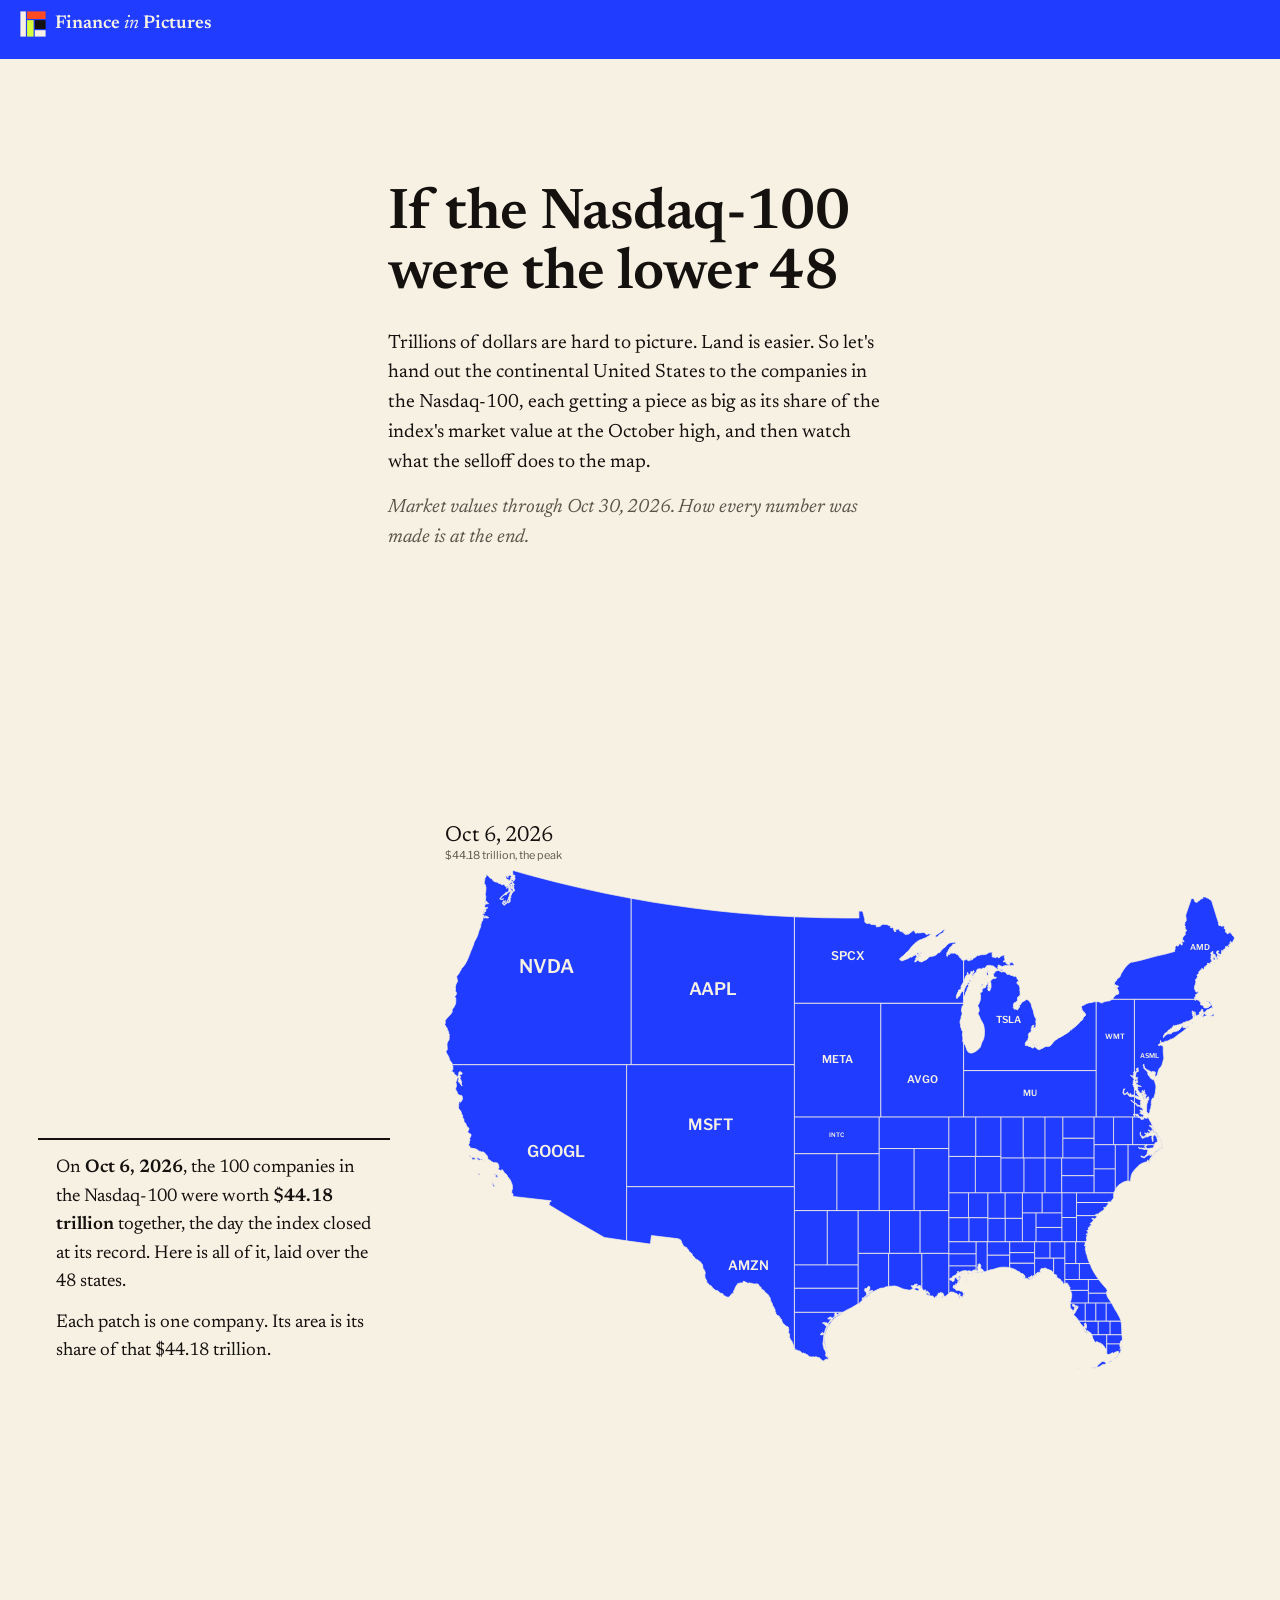
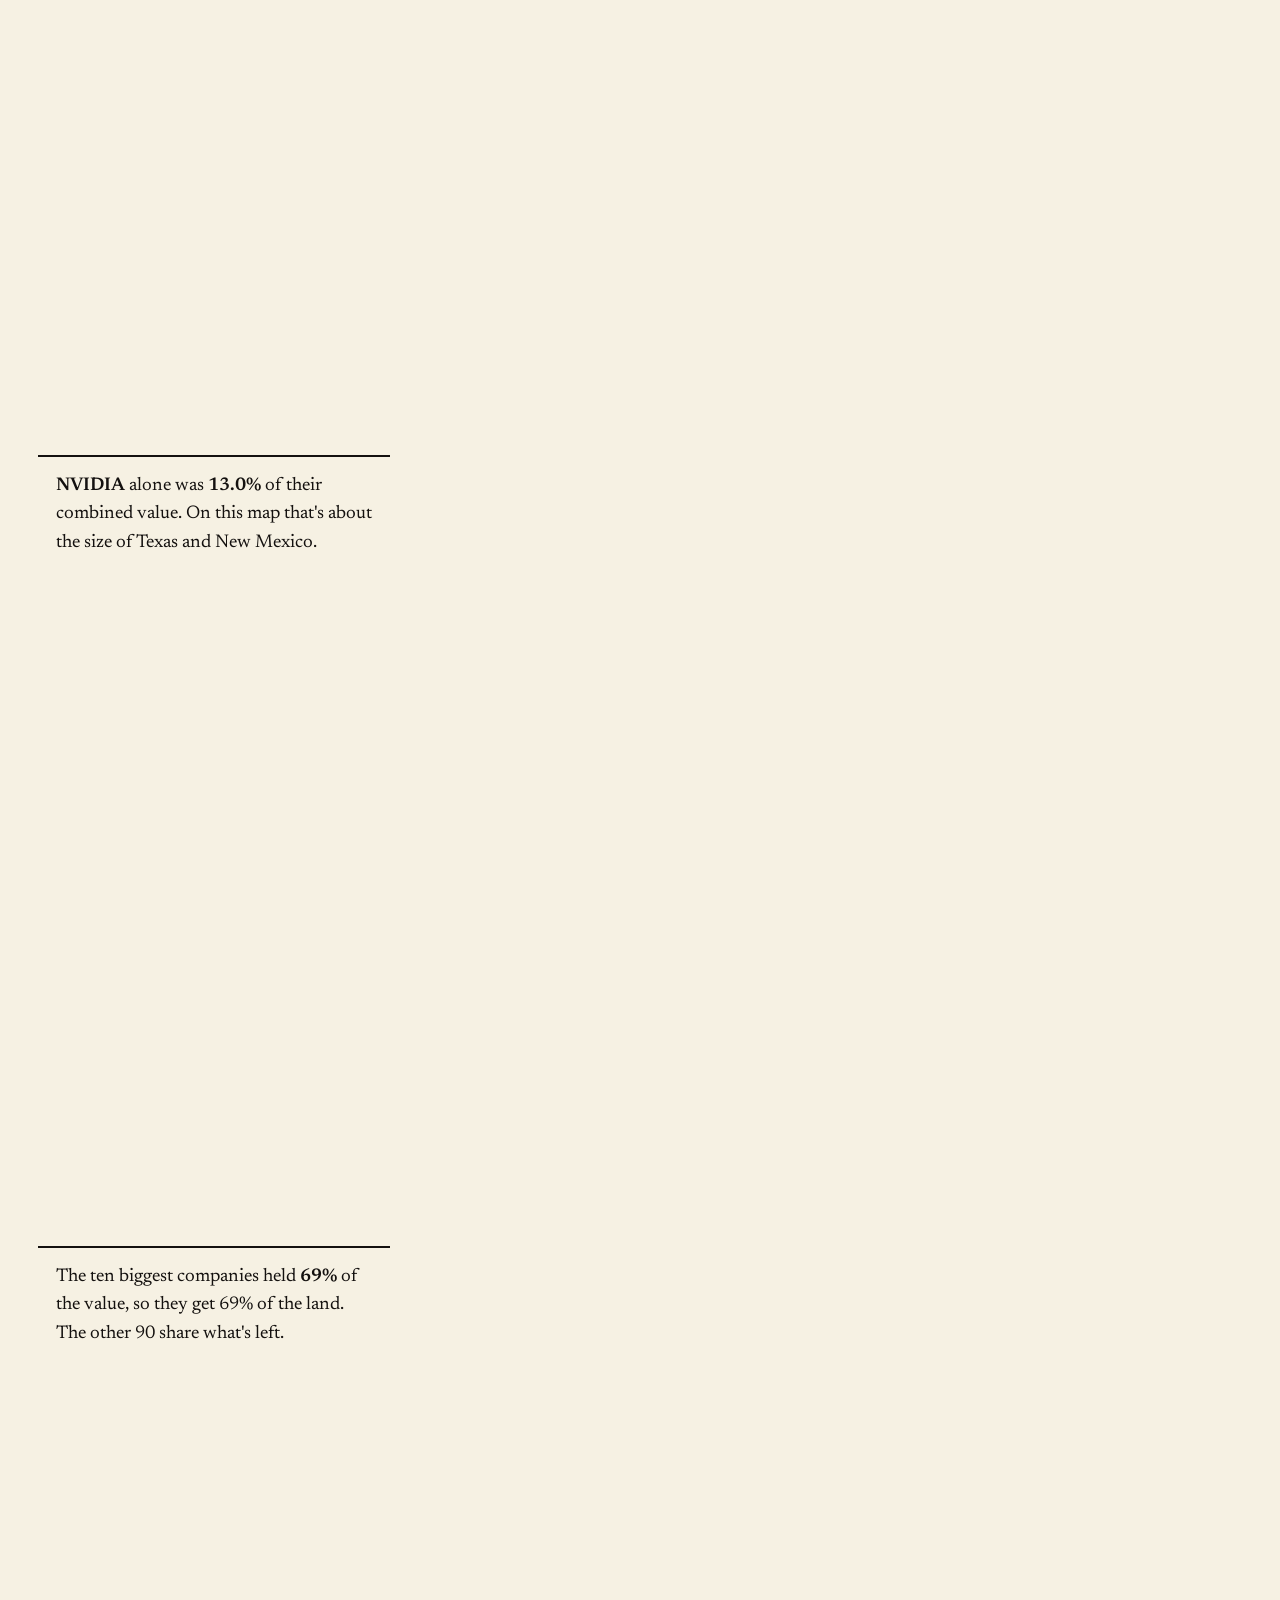
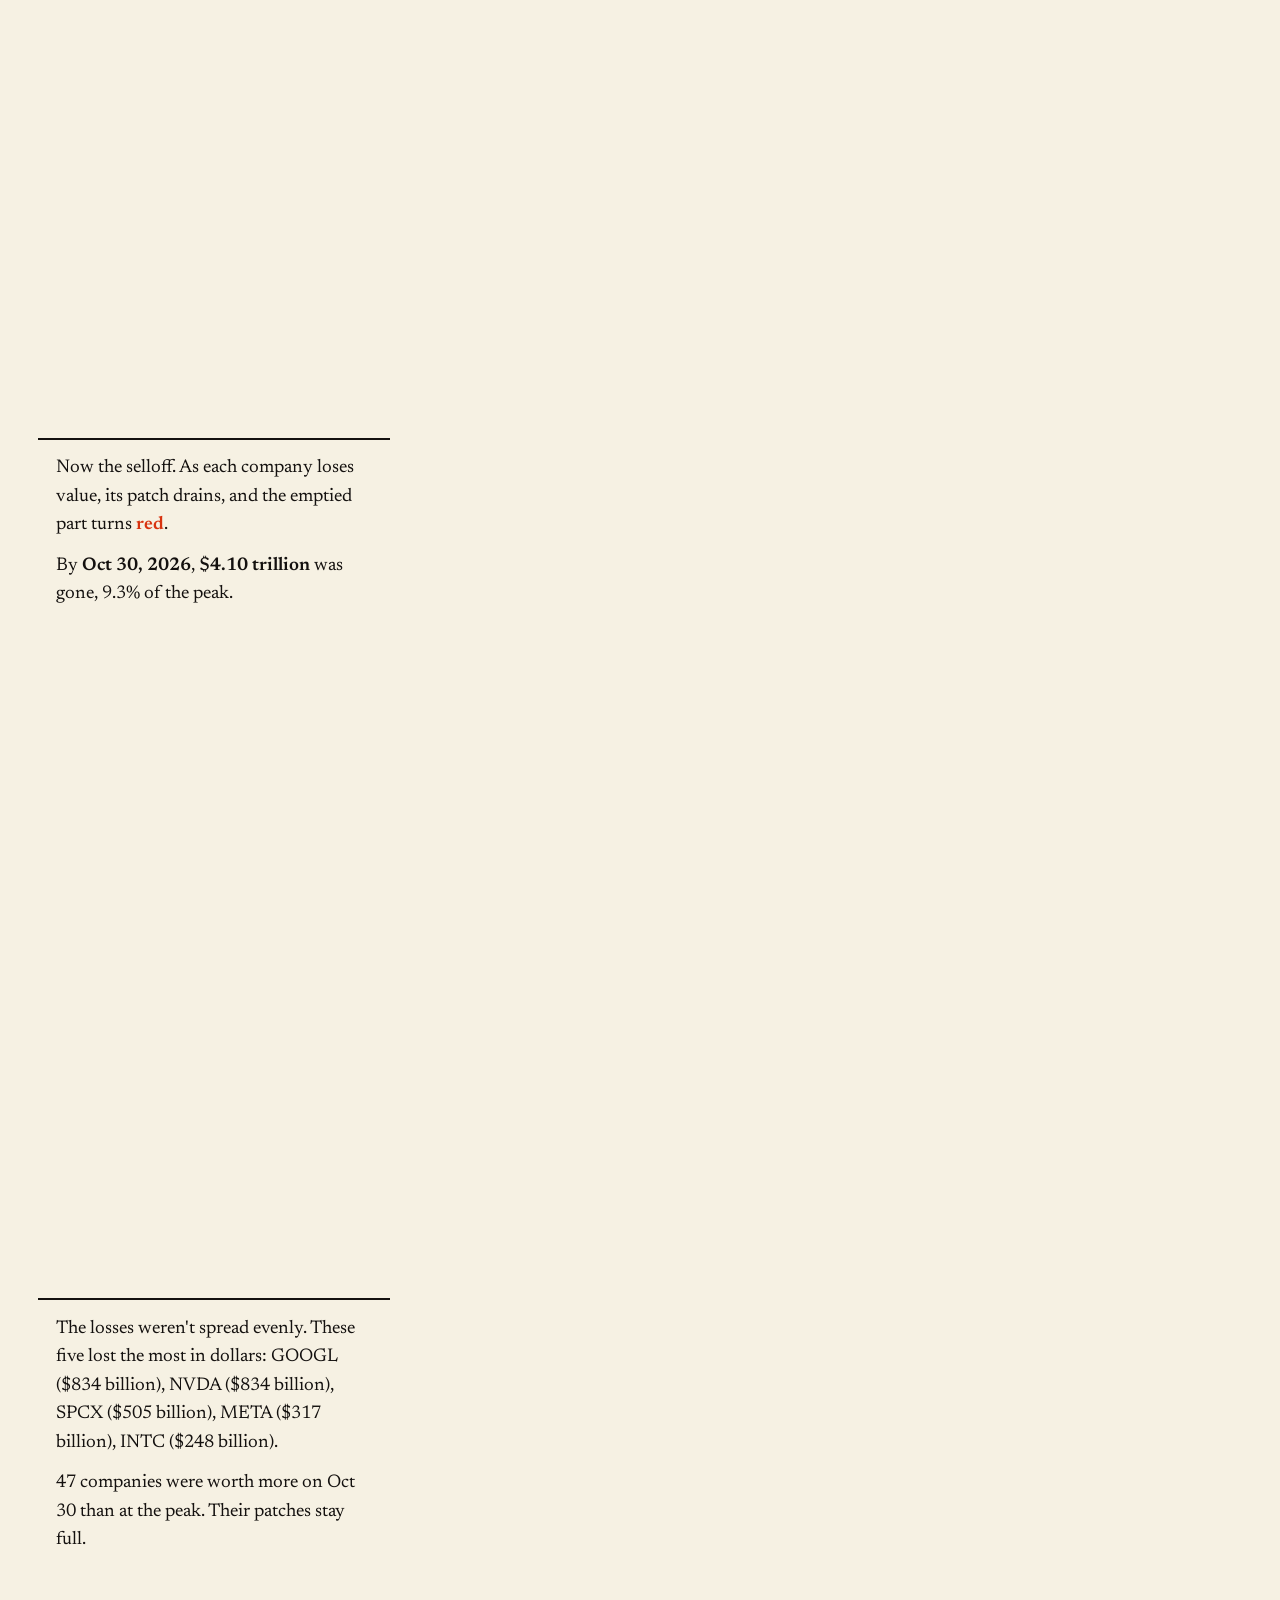
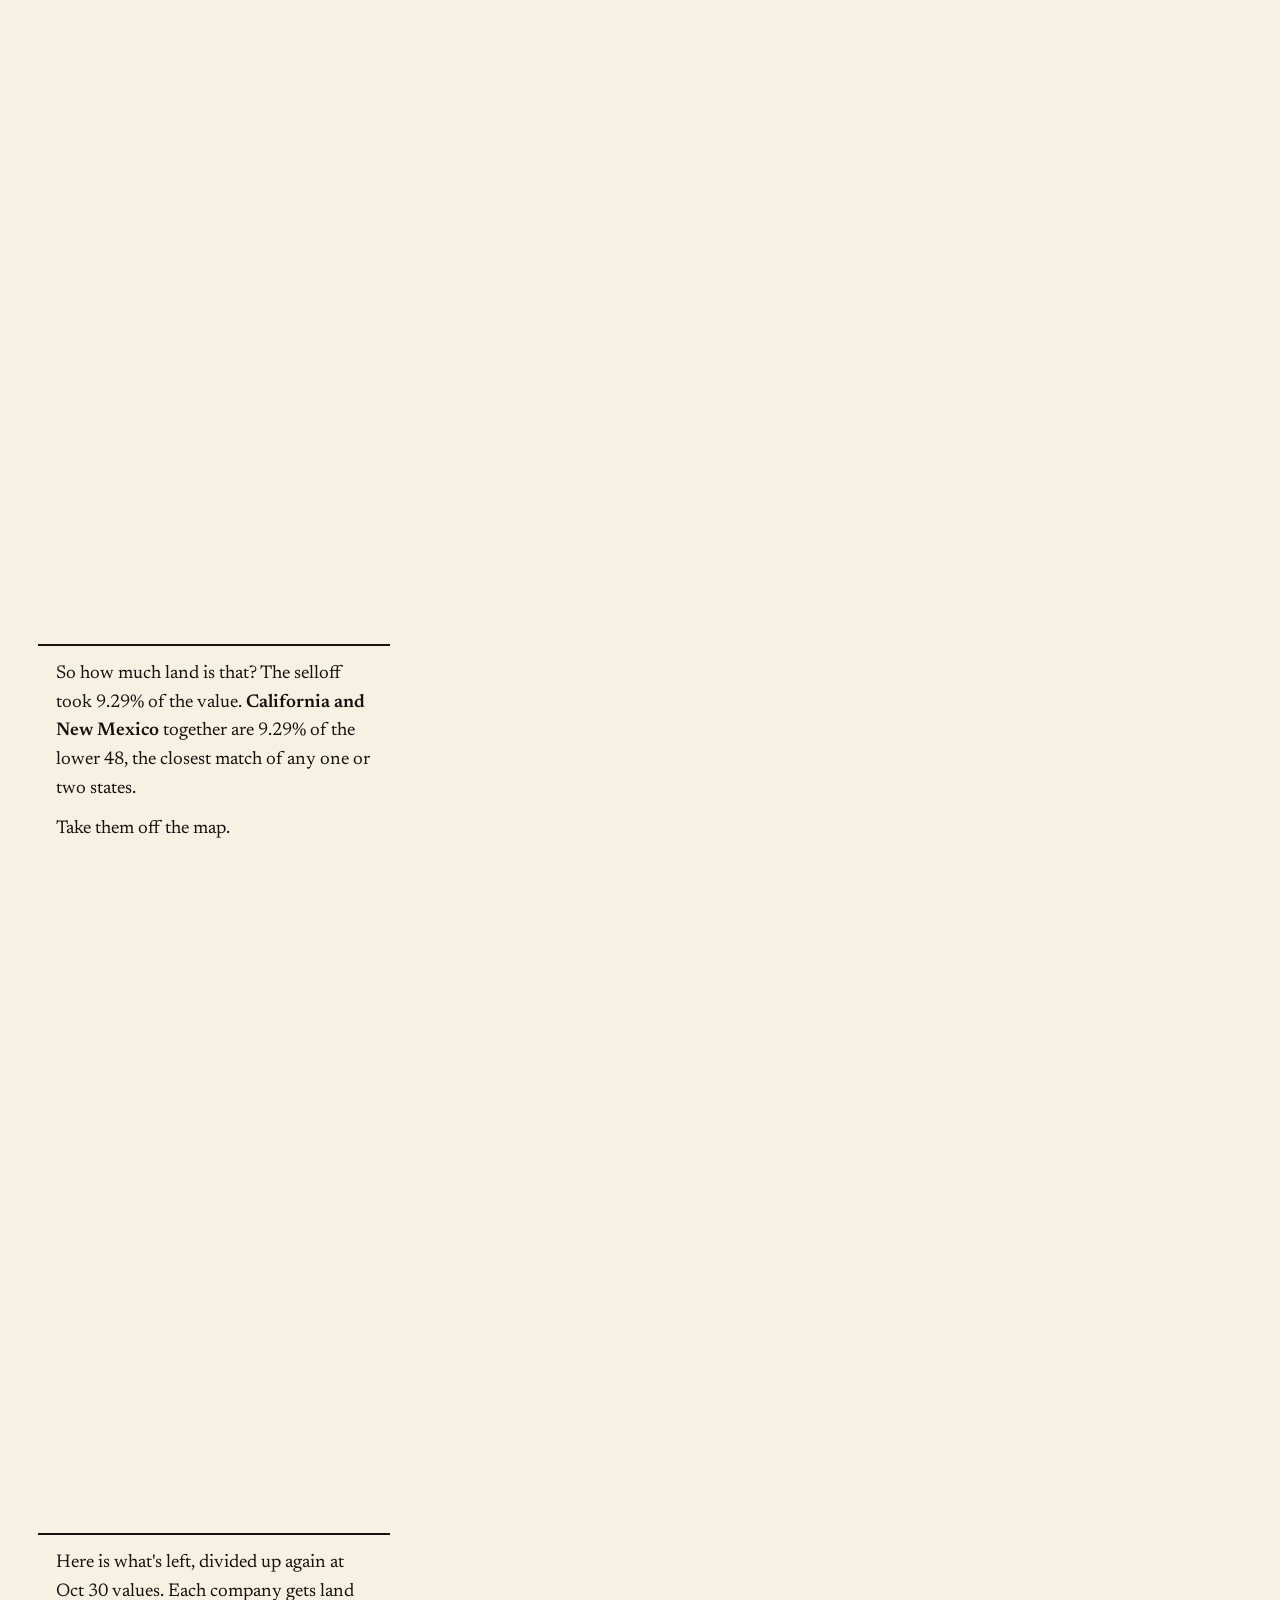
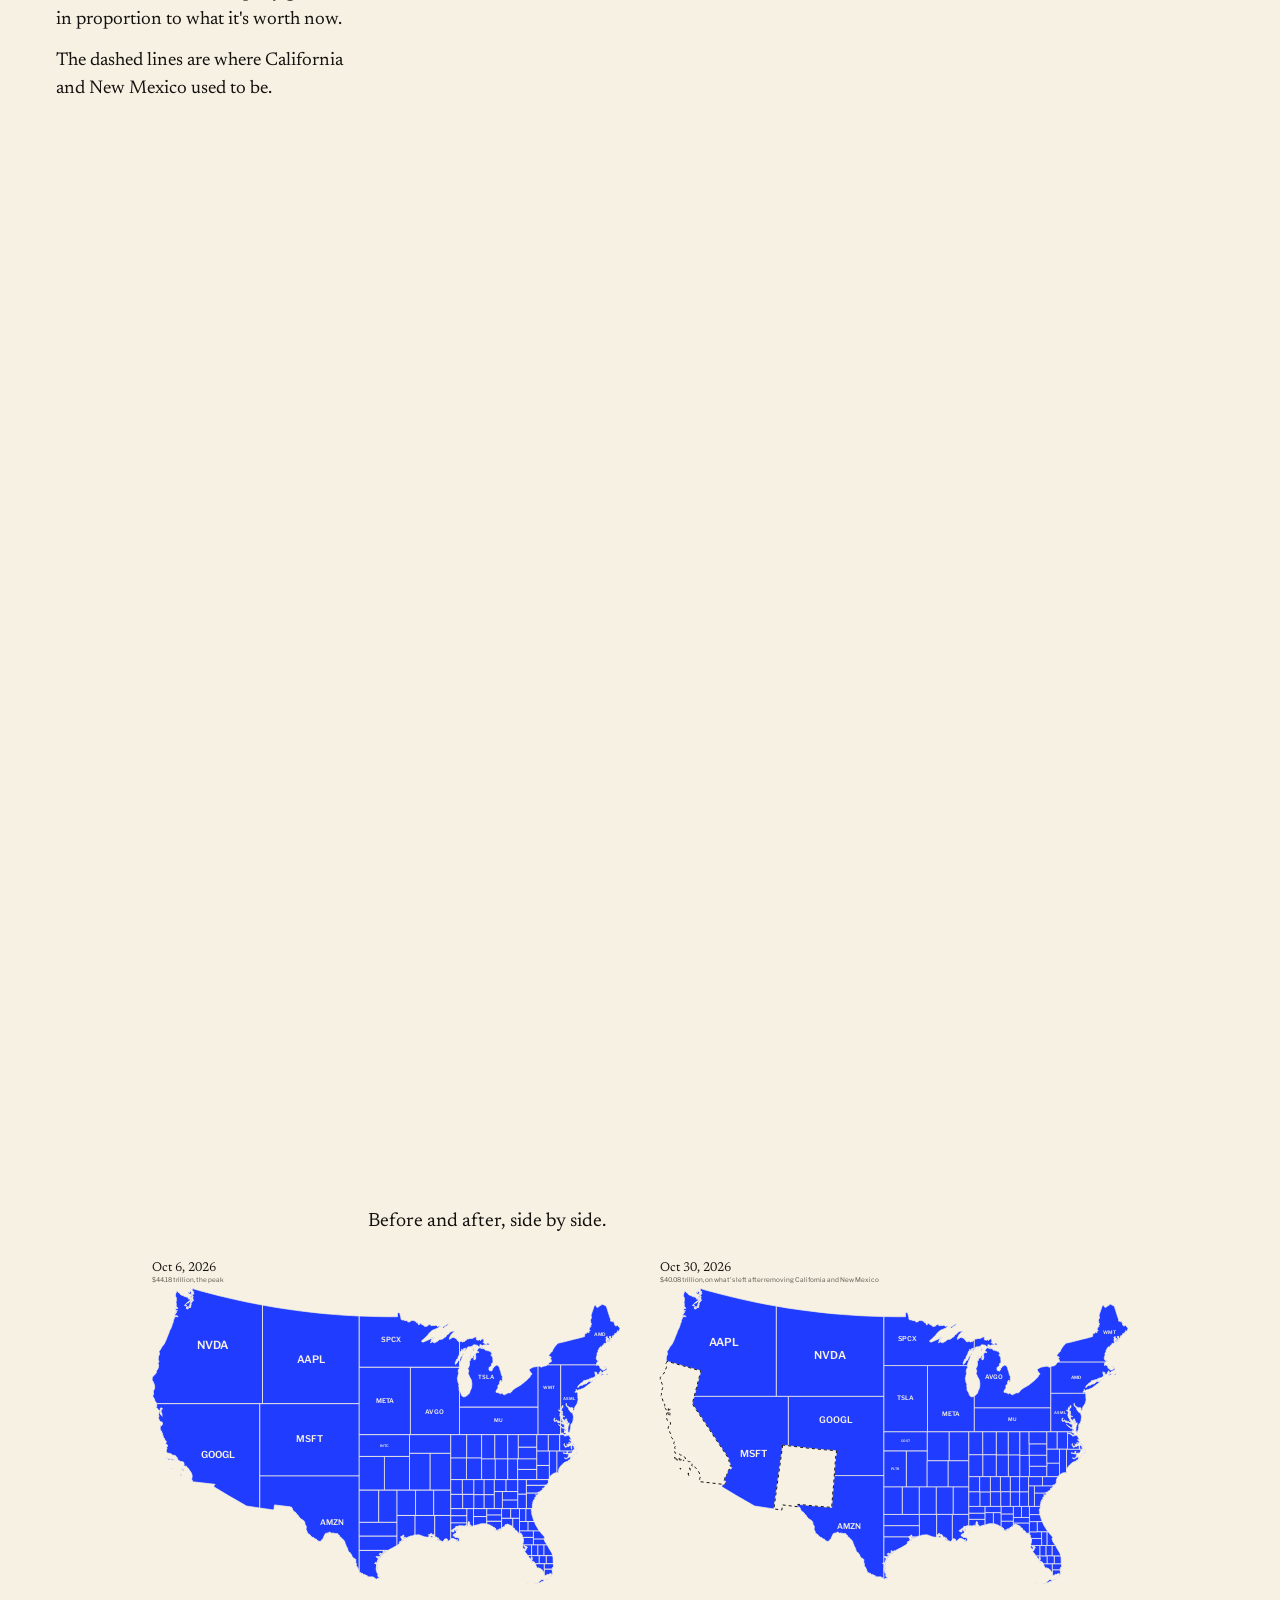
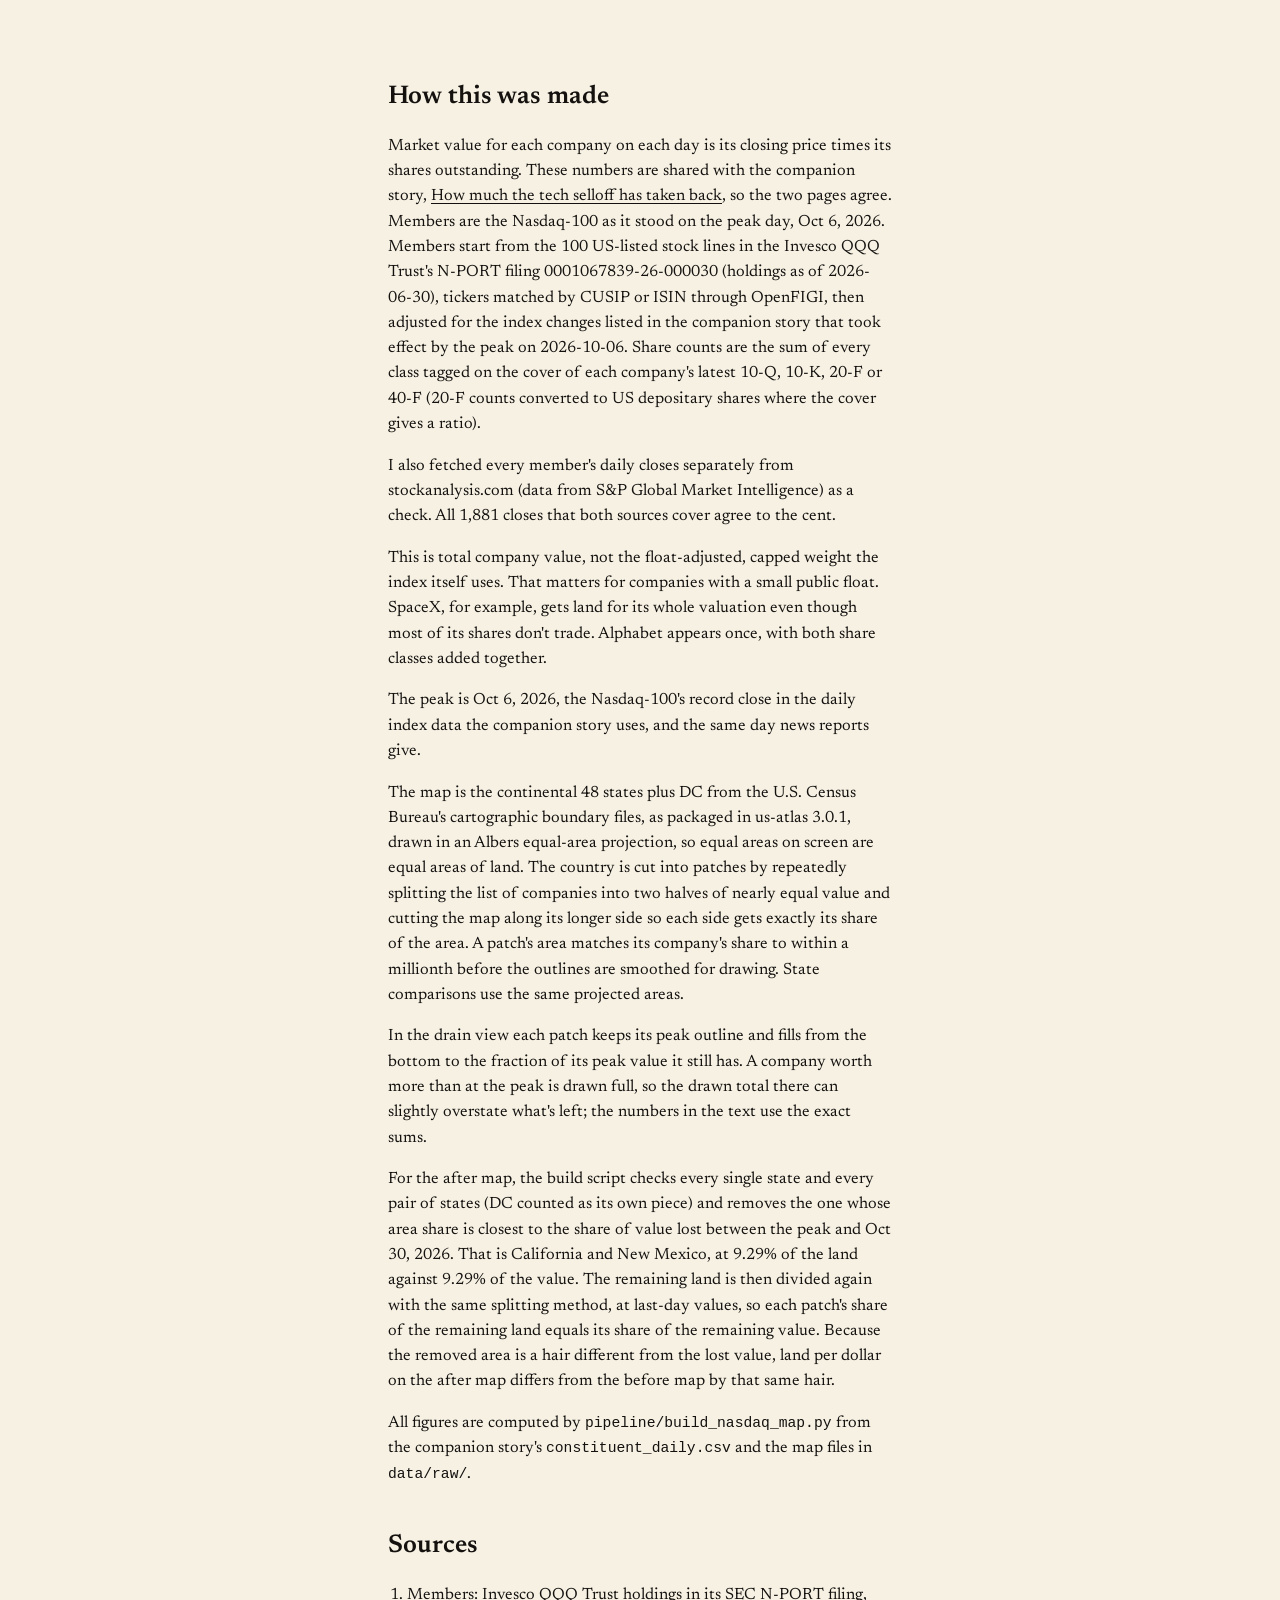
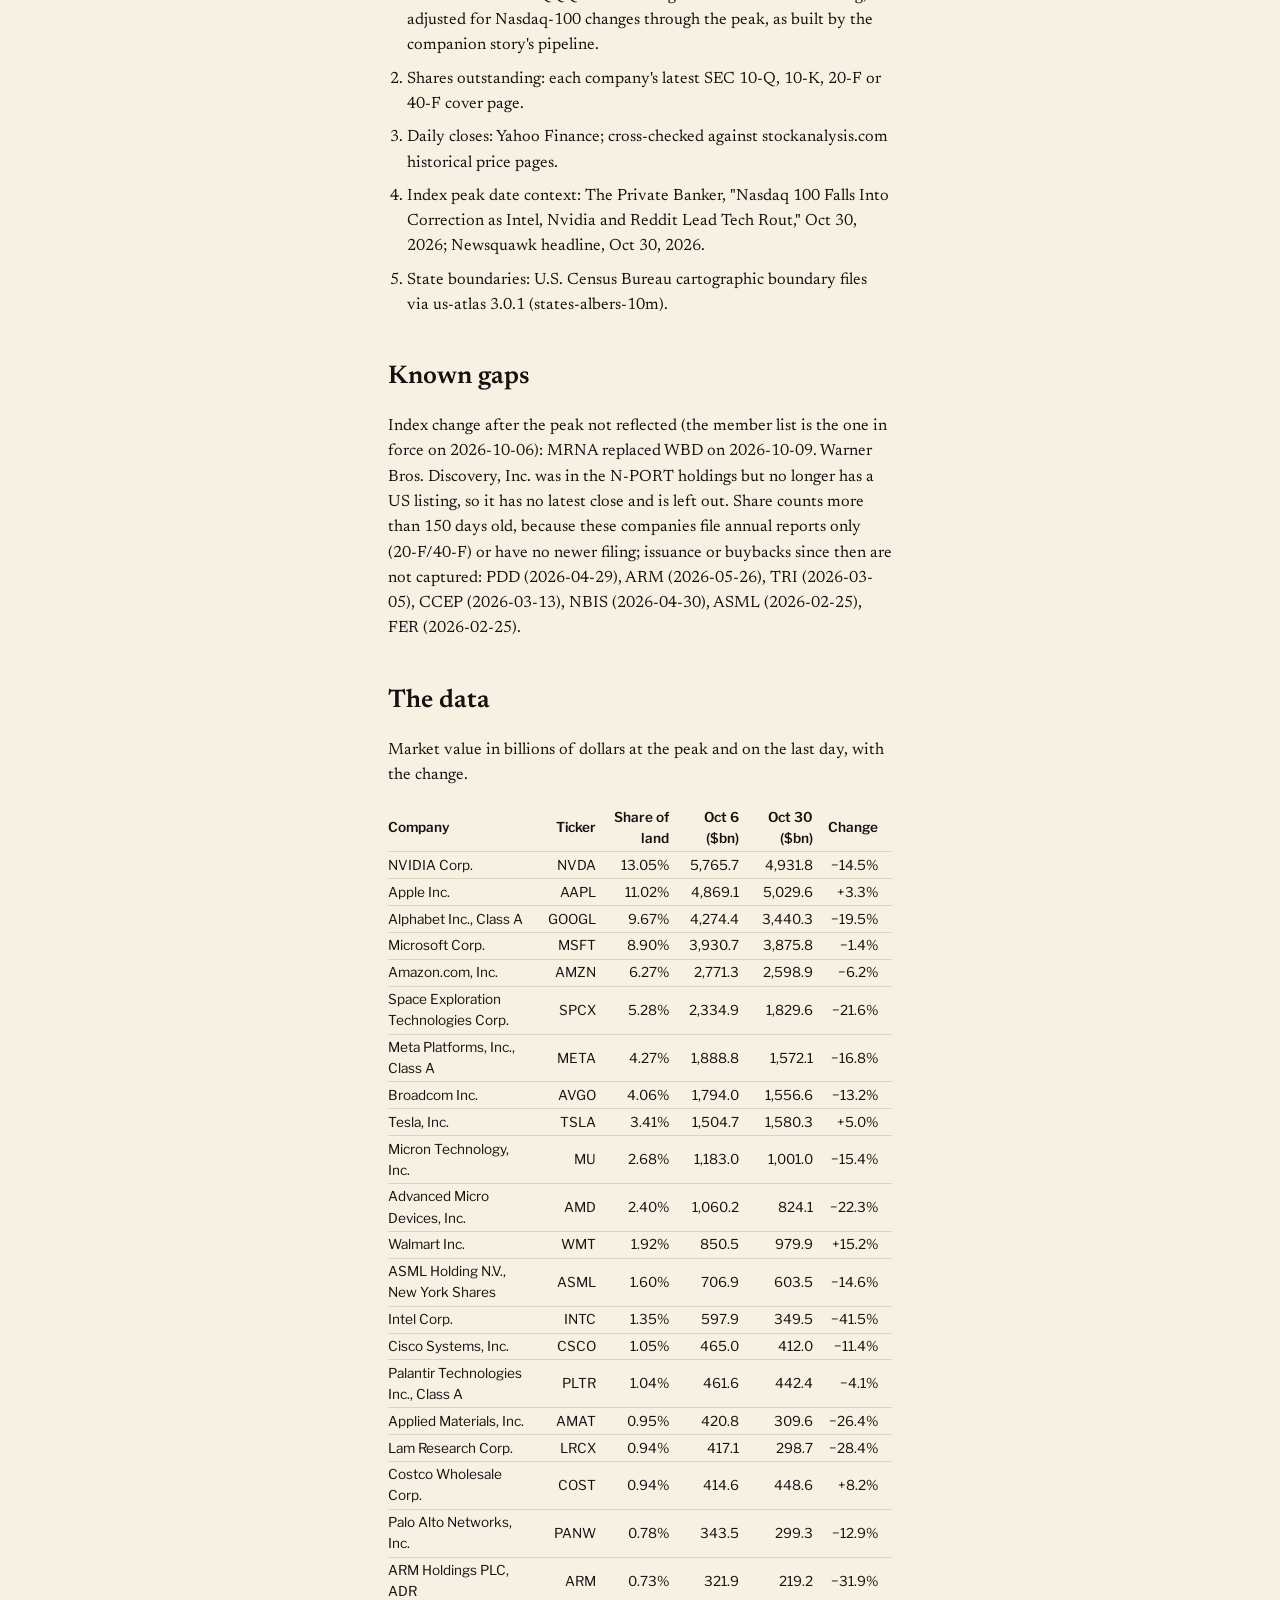
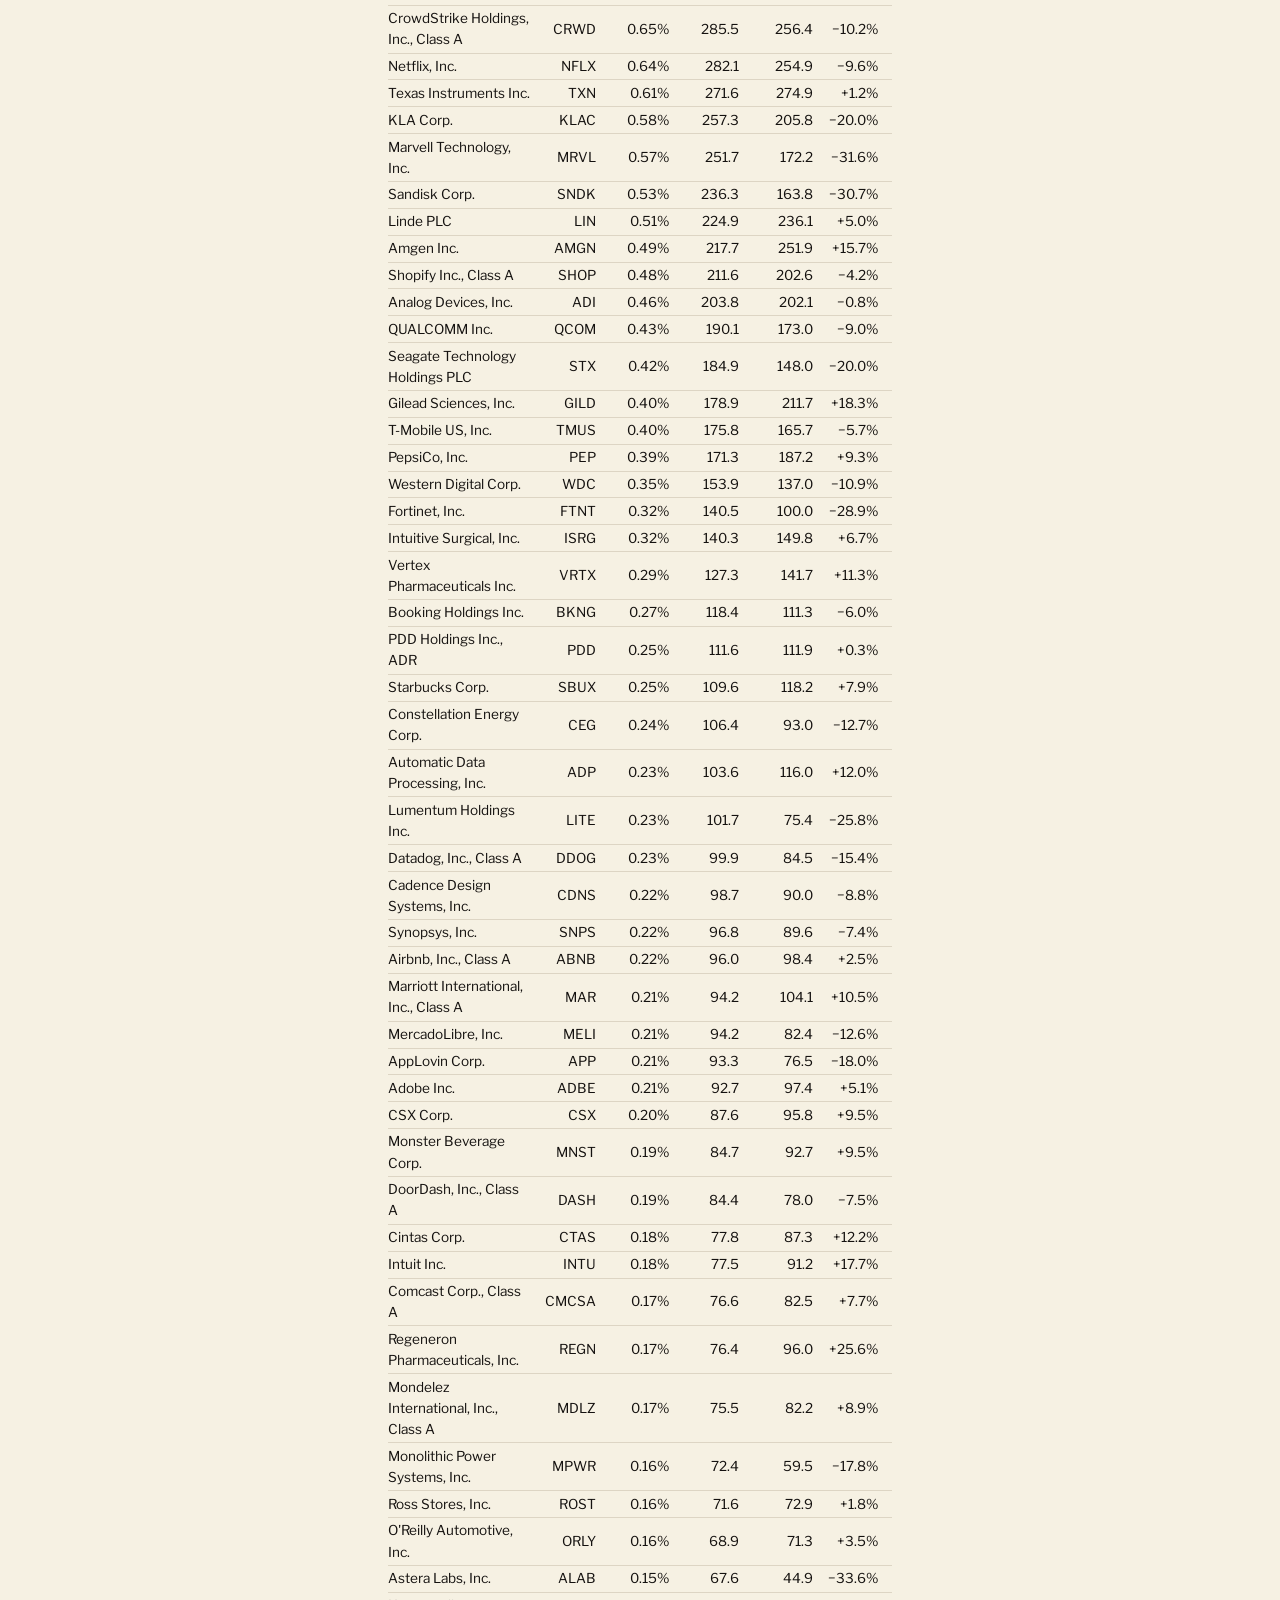
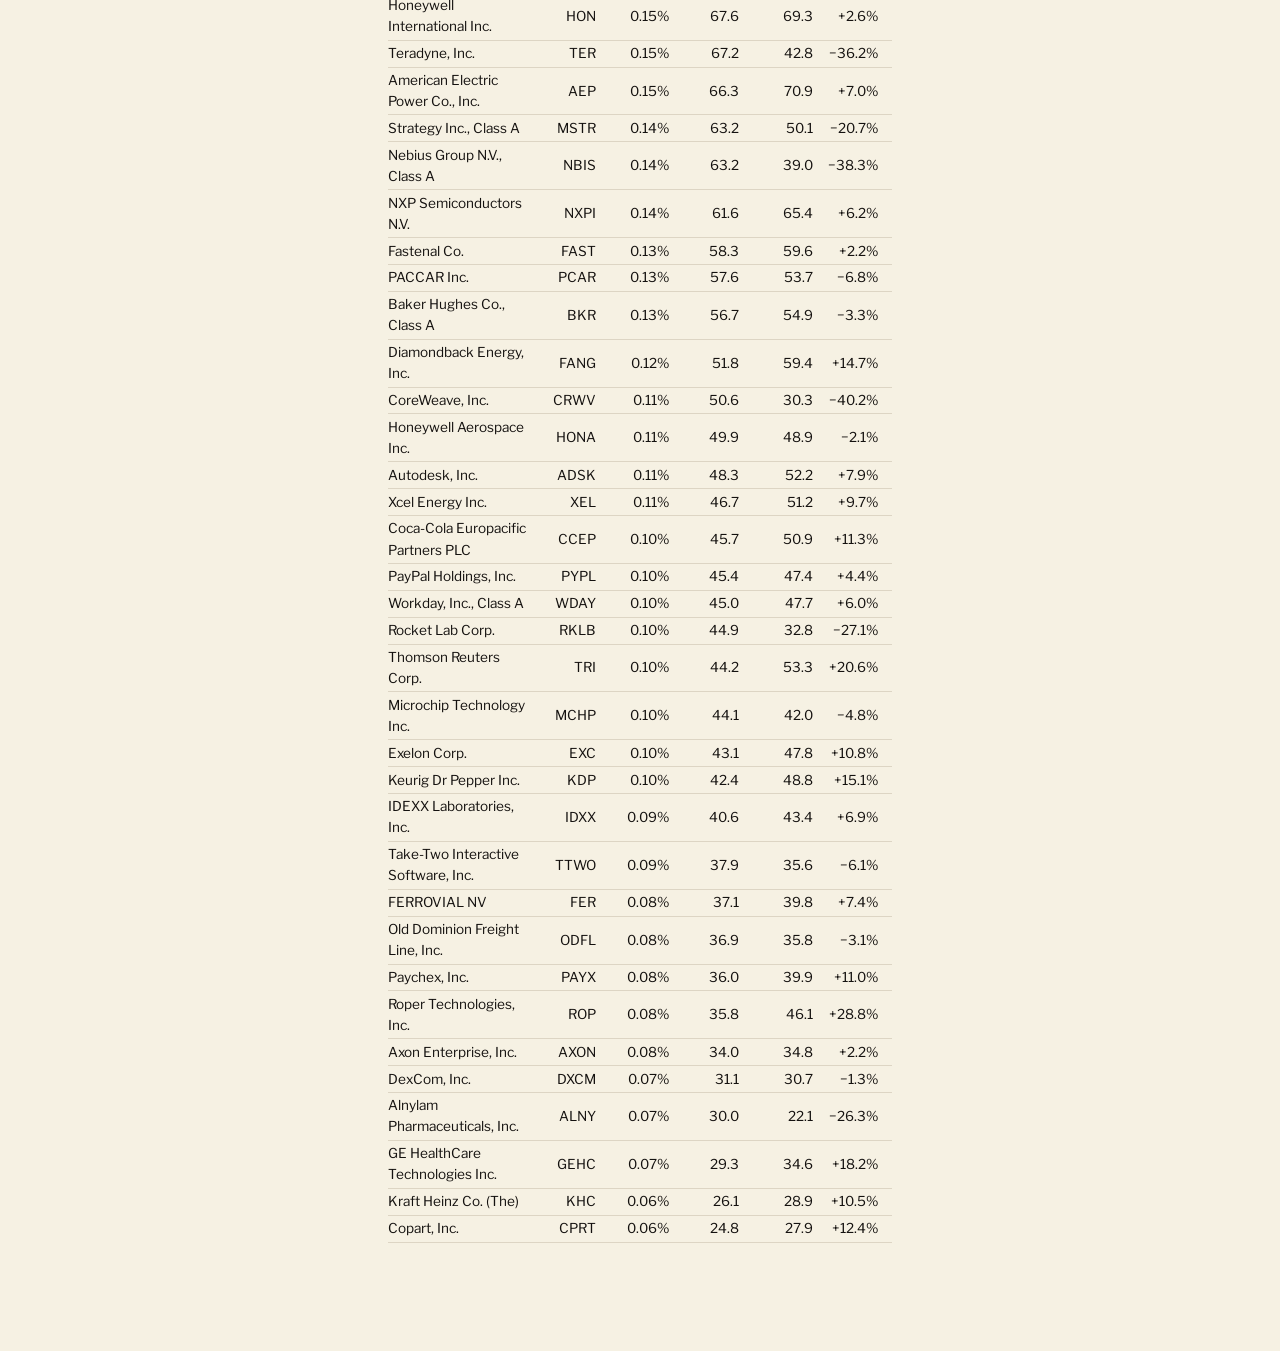
<file: stories/nasdaq-map/index.html>
<!doctype html>
<html lang="en">
<head>
  <meta charset="utf-8">
  <meta name="viewport" content="width=device-width, initial-scale=1">
  <title>If the Nasdaq-100 were the lower 48</title>
  <link rel="icon" href="../../assets/img/logo.svg" type="image/svg+xml">
  <link rel="icon" href="../../assets/img/favicon-32.png" sizes="32x32">
  <link rel="apple-touch-icon" href="../../assets/img/apple-touch-icon.png">
  <link rel="stylesheet" href="../../assets/css/site.css">
  <style>
    .scrolly figure.graphic { margin: 0; }
    .chart .patch { stroke: var(--paper); stroke-width: 0.7; vector-effect: non-scaling-stroke; }
    .chart .kept { fill: var(--brand); transition: fill 400ms; }
    .chart .gone { fill: var(--loss); opacity: 0; transition: opacity 400ms; }
    .chart .lit .kept { fill: var(--ink); }
    .chart .dim .kept { fill: var(--brand-soft); }
    .chart .ghost { fill: none; stroke: var(--ink); stroke-width: 1; stroke-dasharray: 3 3; vector-effect: non-scaling-stroke; }
    .chart .state-ref { fill: none; stroke: var(--paper); stroke-width: 2.2; vector-effect: non-scaling-stroke; }
    .chart .state-ref-inner { fill: none; stroke: var(--ink); stroke-width: 1; stroke-dasharray: 4 3; vector-effect: non-scaling-stroke; }
    .chart .tick-label { font-family: var(--label); fill: var(--paper); pointer-events: none; text-anchor: middle; dominant-baseline: middle; font-weight: 600; }
    .chart .dark-label { fill: var(--ink); }
    .chart .date-label { font-family: var(--serif); font-size: 26px; fill: var(--ink); }
    .chart .date-sub { font-family: var(--label); font-size: 13px; fill: var(--ink-soft); }
    .explore { max-width: 64rem; margin: 6vh auto 0; padding: 0 1.25rem; }
    .explore svg { width: 100%; height: auto; }
    .pair { display: grid; grid-template-columns: 1fr; gap: 2rem; }
    @media (min-width: 900px) { .pair { grid-template-columns: 1fr 1fr; } }
    .chart .removed-state { fill: var(--loss); stroke: var(--paper); stroke-width: 1.5; vector-effect: non-scaling-stroke; }
    .chart .after-patch { fill: var(--brand); }
    .explore p { max-width: var(--measure); margin: 0 auto 1rem; }
    .loss-word { color: var(--loss-text); font-weight: 600; }
  </style>
</head>
<body>
  <nav class="masthead"><a href="../../index.html"><span>Finance <i>in</i> Pictures</span></a></nav>

  <header class="lede">
    <h1>If the Nasdaq-100 were the lower 48</h1>
    <p>Trillions of dollars are hard to picture. Land is easier. So let's hand out the continental United States to the companies in the Nasdaq-100, each getting a piece as big as its share of the index's market value at the October high, and then watch what the selloff does to the map.</p>
    <p class="byline">Market values through <span data-fill="last-date">…</span>. How every number was made is at the end.</p>
  </header>

  <section class="scrolly">
    <figure class="graphic"><svg class="chart" id="map" role="img" aria-label="Map of the continental United States divided among Nasdaq-100 companies by market value"></svg></figure>
    <div class="steps">
      <div class="step"><p>On <b data-fill="peak-date">…</b>, the <span data-fill="n">…</span> companies in the Nasdaq-100 were worth <b data-fill="peak-total">…</b> together, the day the index closed at its record. Here is all of it, laid over the 48 states.</p><p>Each patch is one company. Its area is its share of that <span data-fill="peak-total-short">…</span>.</p></div>
      <div class="step"><p><b data-fill="c0-name">…</b> alone was <b data-fill="c0-share">…</b> of their combined value. On this map that's <span data-fill="c0-equiv">…</span>.</p></div>
      <div class="step"><p>The ten biggest companies held <b data-fill="top10-share">…</b> of the value, so they get <span data-fill="top10-share">…</span> of the land. The other <span data-fill="rest-n">…</span> share what's left.</p></div>
      <div class="step"><p>Now the selloff. As each company loses value, its patch drains, and the emptied part turns <span class="loss-word">red</span>.</p><p>By <b data-fill="last-date">…</b>, <b data-fill="lost-total">…</b> was gone, <span data-fill="lost-pct">…</span> of the peak.</p></div>
      <div class="step"><p>The losses weren't spread evenly. These five lost the most in dollars: <span data-fill="top-losers">…</span>.</p><p><span data-fill="gainers-n">…</span> companies were worth more on <span data-fill="last-date-short">…</span> than at the peak. Their patches stay full.</p></div>
      <div class="step"><p>So how much land is that? The selloff took <span data-fill="lost-share-2">…</span> of the value. <b data-fill="removed-names">…</b> together are <span data-fill="removed-share">…</span> of the lower 48, the closest match of any one or two states.</p><p>Take them off the map.</p></div>
      <div class="step"><p>Here is what's left, divided up again at <span data-fill="last-date-short">…</span> values. Each company gets land in proportion to what it's worth now.</p><p>The dashed lines are where <span data-fill="removed-names">…</span> used to be.</p></div>
    </div>
  </section>

  <section class="explore">
    <p>Before and after, side by side.</p>
    <div class="pair">
      <svg class="chart" id="map-before" role="img" aria-label="The map at the peak"></svg>
      <svg class="chart" id="map-after" role="img" aria-label="The map after the selloff, with the matching states removed"></svg>
    </div>
  </section>

  <section class="method" id="method">
    <h2>How this was made</h2>
    <p>Market value for each company on each day is its closing price times its shares outstanding. These numbers are shared with the companion story, <a href="../tech-selloff/index.html">How much the tech selloff has taken back</a>, so the two pages agree. Members are the Nasdaq-100 as it stood on the peak day, <span data-fill="peak-date">…</span>. <span data-fill="members-note">…</span></p>
    <p>I also fetched every member's daily closes separately from stockanalysis.com (data from S&amp;P Global Market Intelligence) as a check. All <span data-fill="xc-n">…</span> closes that both sources cover agree to the cent.</p>
    <p>This is total company value, not the float-adjusted, capped weight the index itself uses. That matters for companies with a small public float. SpaceX, for example, gets land for its whole valuation even though most of its shares don't trade. Alphabet appears once, with both share classes added together.</p>
    <p>The peak is <span data-fill="peak-date">…</span>, the Nasdaq-100's record close in the daily index data the companion story uses, and the same day news reports give.</p>
    <p>The map is the continental 48 states plus DC from the U.S. Census Bureau's cartographic boundary files, as packaged in us-atlas 3.0.1, drawn in an Albers equal-area projection, so equal areas on screen are equal areas of land. The country is cut into patches by repeatedly splitting the list of companies into two halves of nearly equal value and cutting the map along its longer side so each side gets exactly its share of the area. A patch's area matches its company's share to within a millionth before the outlines are smoothed for drawing. State comparisons use the same projected areas.</p>
    <p>In the drain view each patch keeps its peak outline and fills from the bottom to the fraction of its peak value it still has. A company worth more than at the peak is drawn full, so the drawn total there can slightly overstate what's left; the numbers in the text use the exact sums.</p>
    <p>For the after map, the build script checks every single state and every pair of states (DC counted as its own piece) and removes the one whose area share is closest to the share of value lost between the peak and <span data-fill="last-date">…</span>. That is <span data-fill="removed-names">…</span>, at <span data-fill="removed-share">…</span> of the land against <span data-fill="lost-share-2">…</span> of the value. The remaining land is then divided again with the same splitting method, at last-day values, so each patch's share of the remaining land equals its share of the remaining value. Because the removed area is a hair different from the lost value, land per dollar on the after map differs from the before map by that same hair.</p>
    <p>All figures are computed by <code>pipeline/build_nasdaq_map.py</code> from the companion story's <code>constituent_daily.csv</code> and the map files in <code>data/raw/</code>.</p>

    <h2>Sources</h2>
    <ol>
      <li>Members: Invesco QQQ Trust holdings in its SEC N-PORT filing, adjusted for Nasdaq-100 changes through the peak, as built by the companion story's pipeline.</li>
      <li>Shares outstanding: each company's latest SEC 10-Q, 10-K, 20-F or 40-F cover page.</li>
      <li>Daily closes: Yahoo Finance; cross-checked against stockanalysis.com historical price pages.</li>
      <li>Index peak date context: The Private Banker, "Nasdaq 100 Falls Into Correction as Intel, Nvidia and Reddit Lead Tech Rout," Oct 30, 2026; Newsquawk headline, Oct 30, 2026.</li>
      <li>State boundaries: U.S. Census Bureau cartographic boundary files via us-atlas 3.0.1 (states-albers-10m).</li>
    </ol>

    <h2>Known gaps</h2>
    <p id="gaps">…</p>

    <h2>The data</h2>
    <p>Market value in billions of dollars at the peak and on the last day, with the change.</p>
    <div id="table"></div>
  </section>

  <div class="tooltip" id="tooltip"></div>
  <script src="../../assets/js/d3.min.js"></script>
  <script type="module" src="story.js"></script>
</body>
</html>
</file>
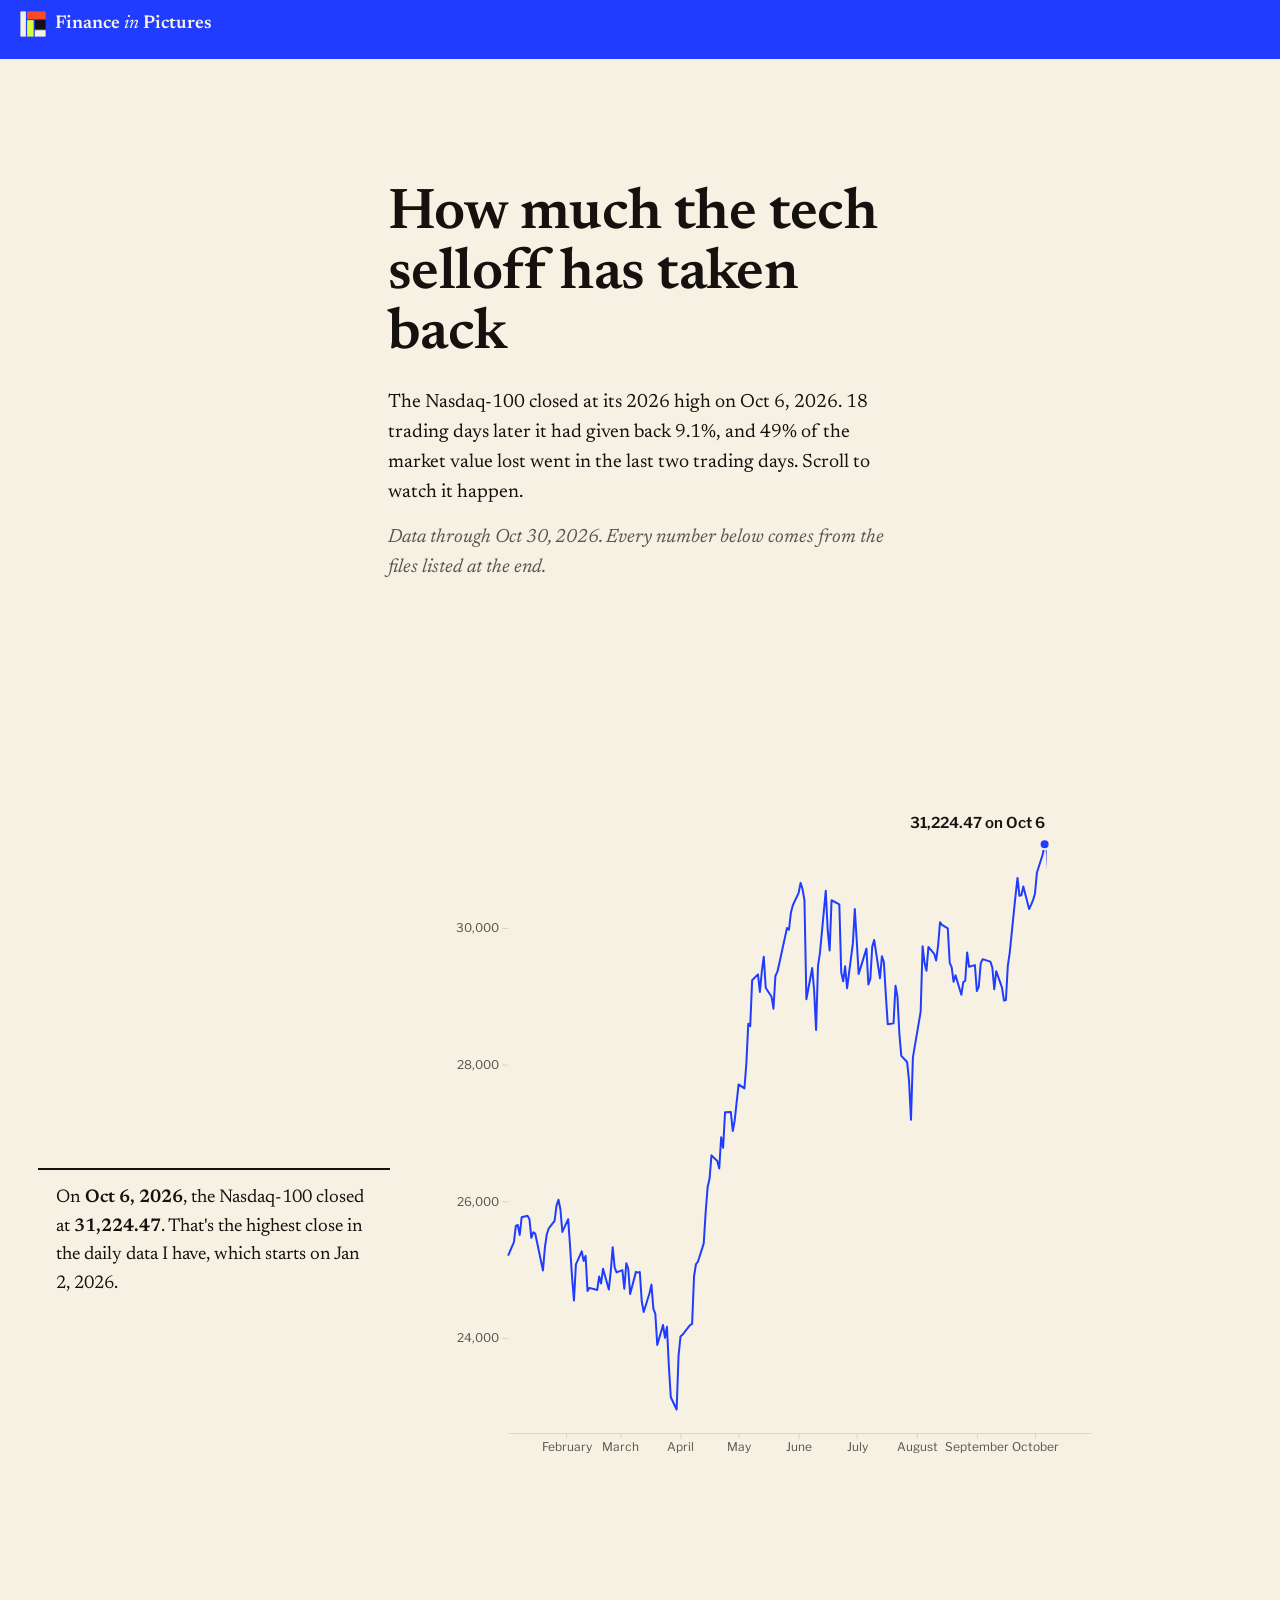
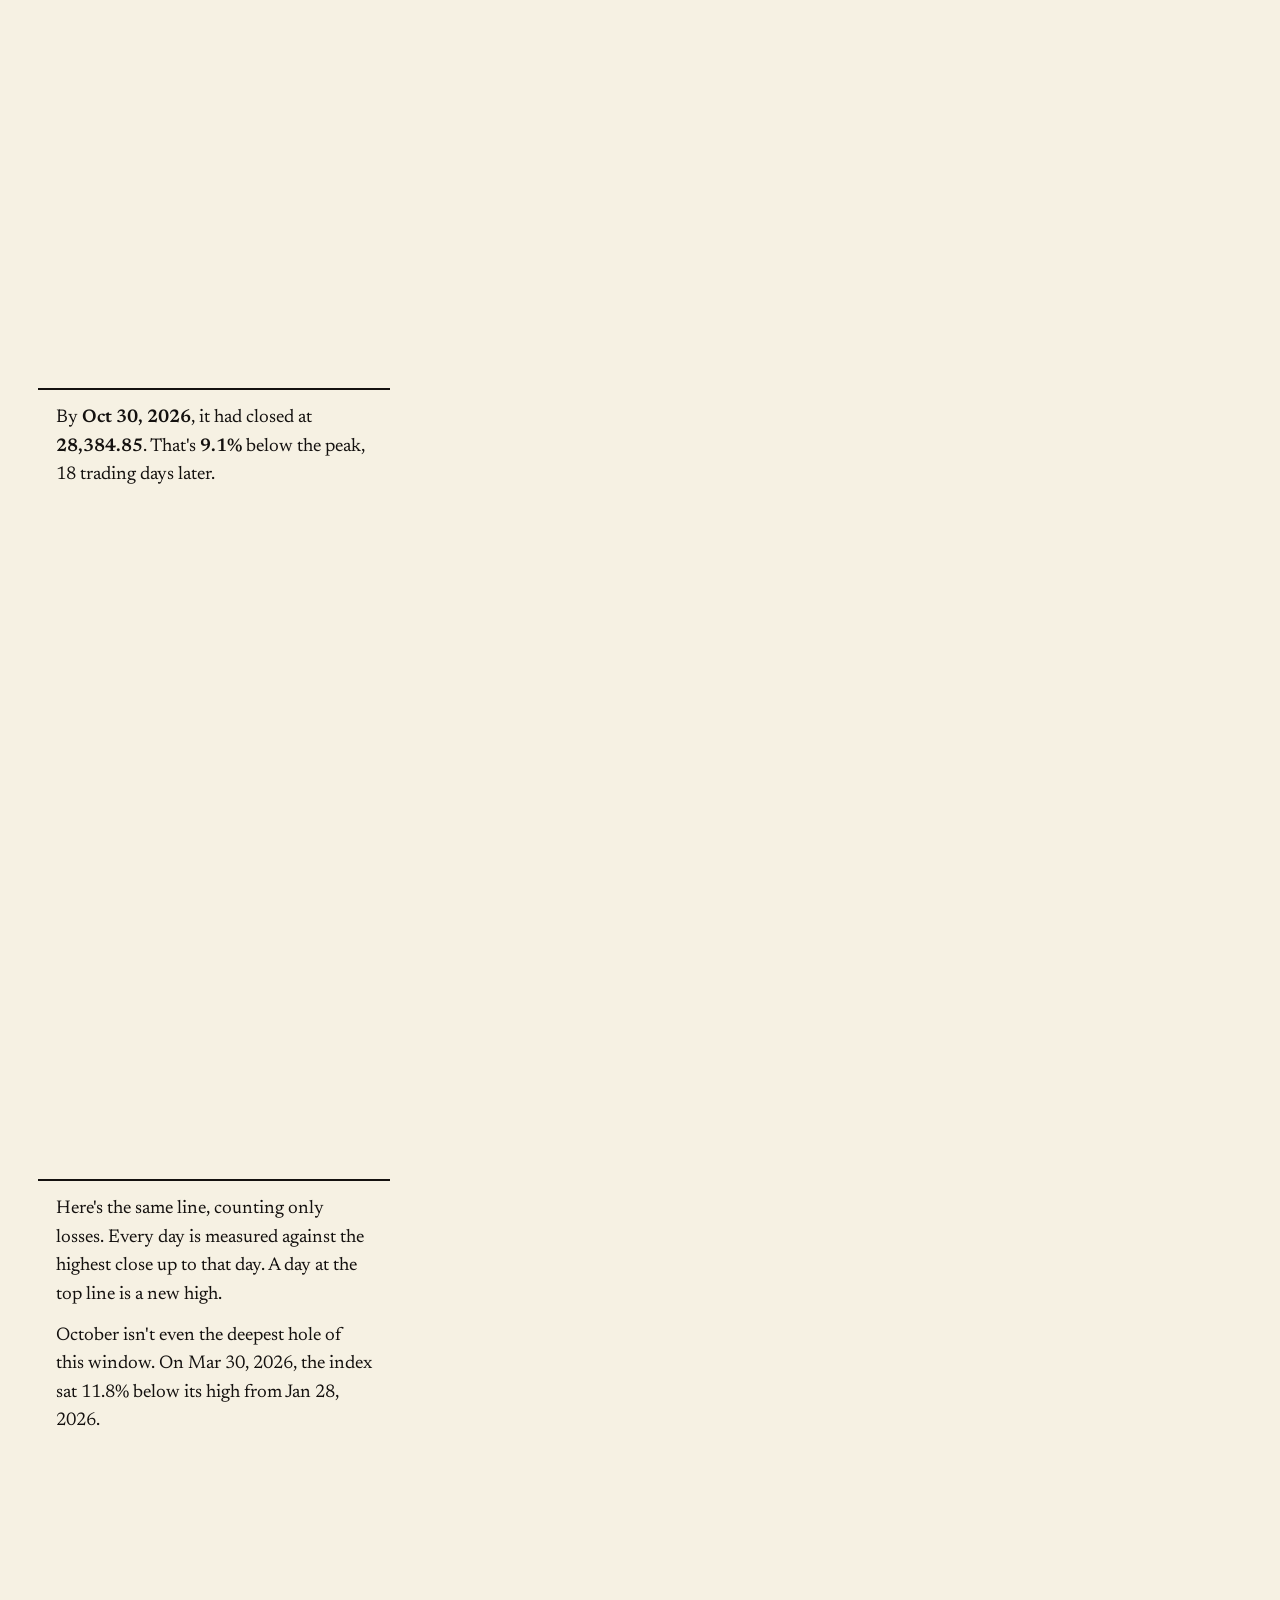
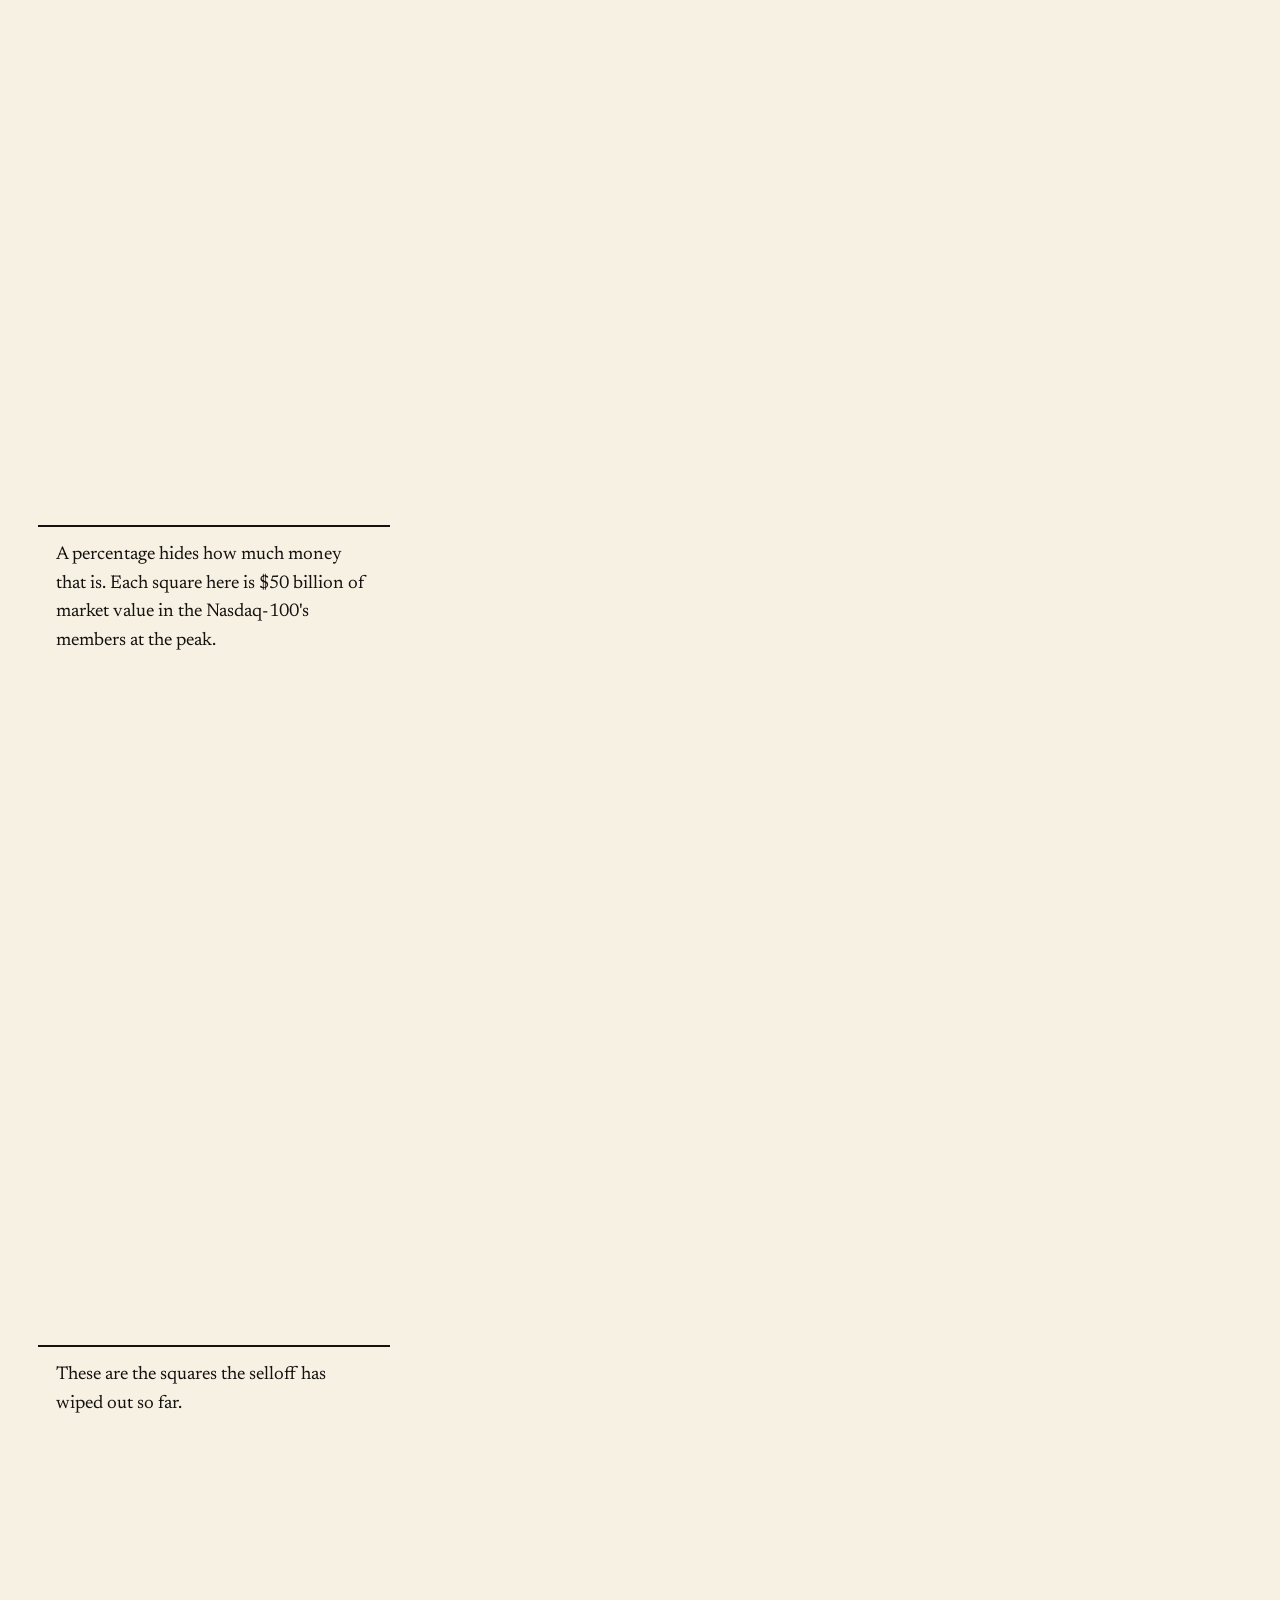
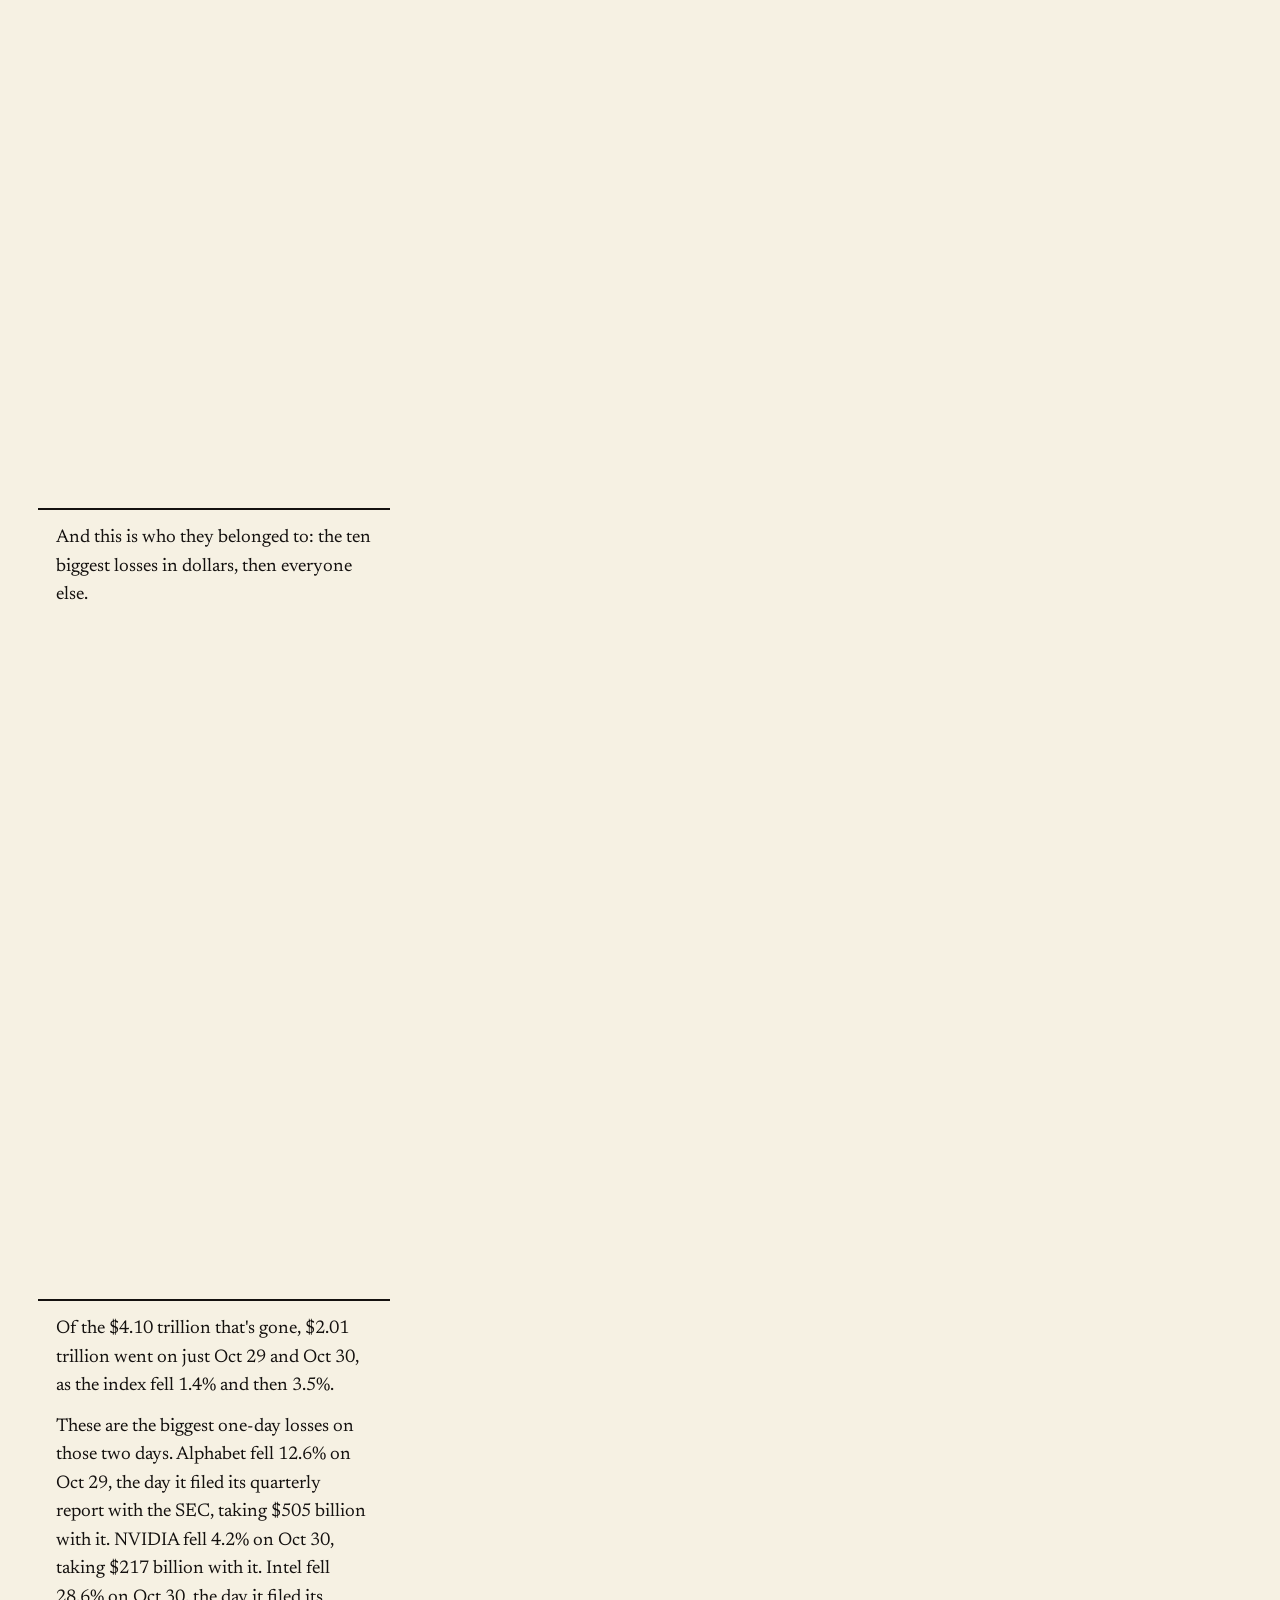
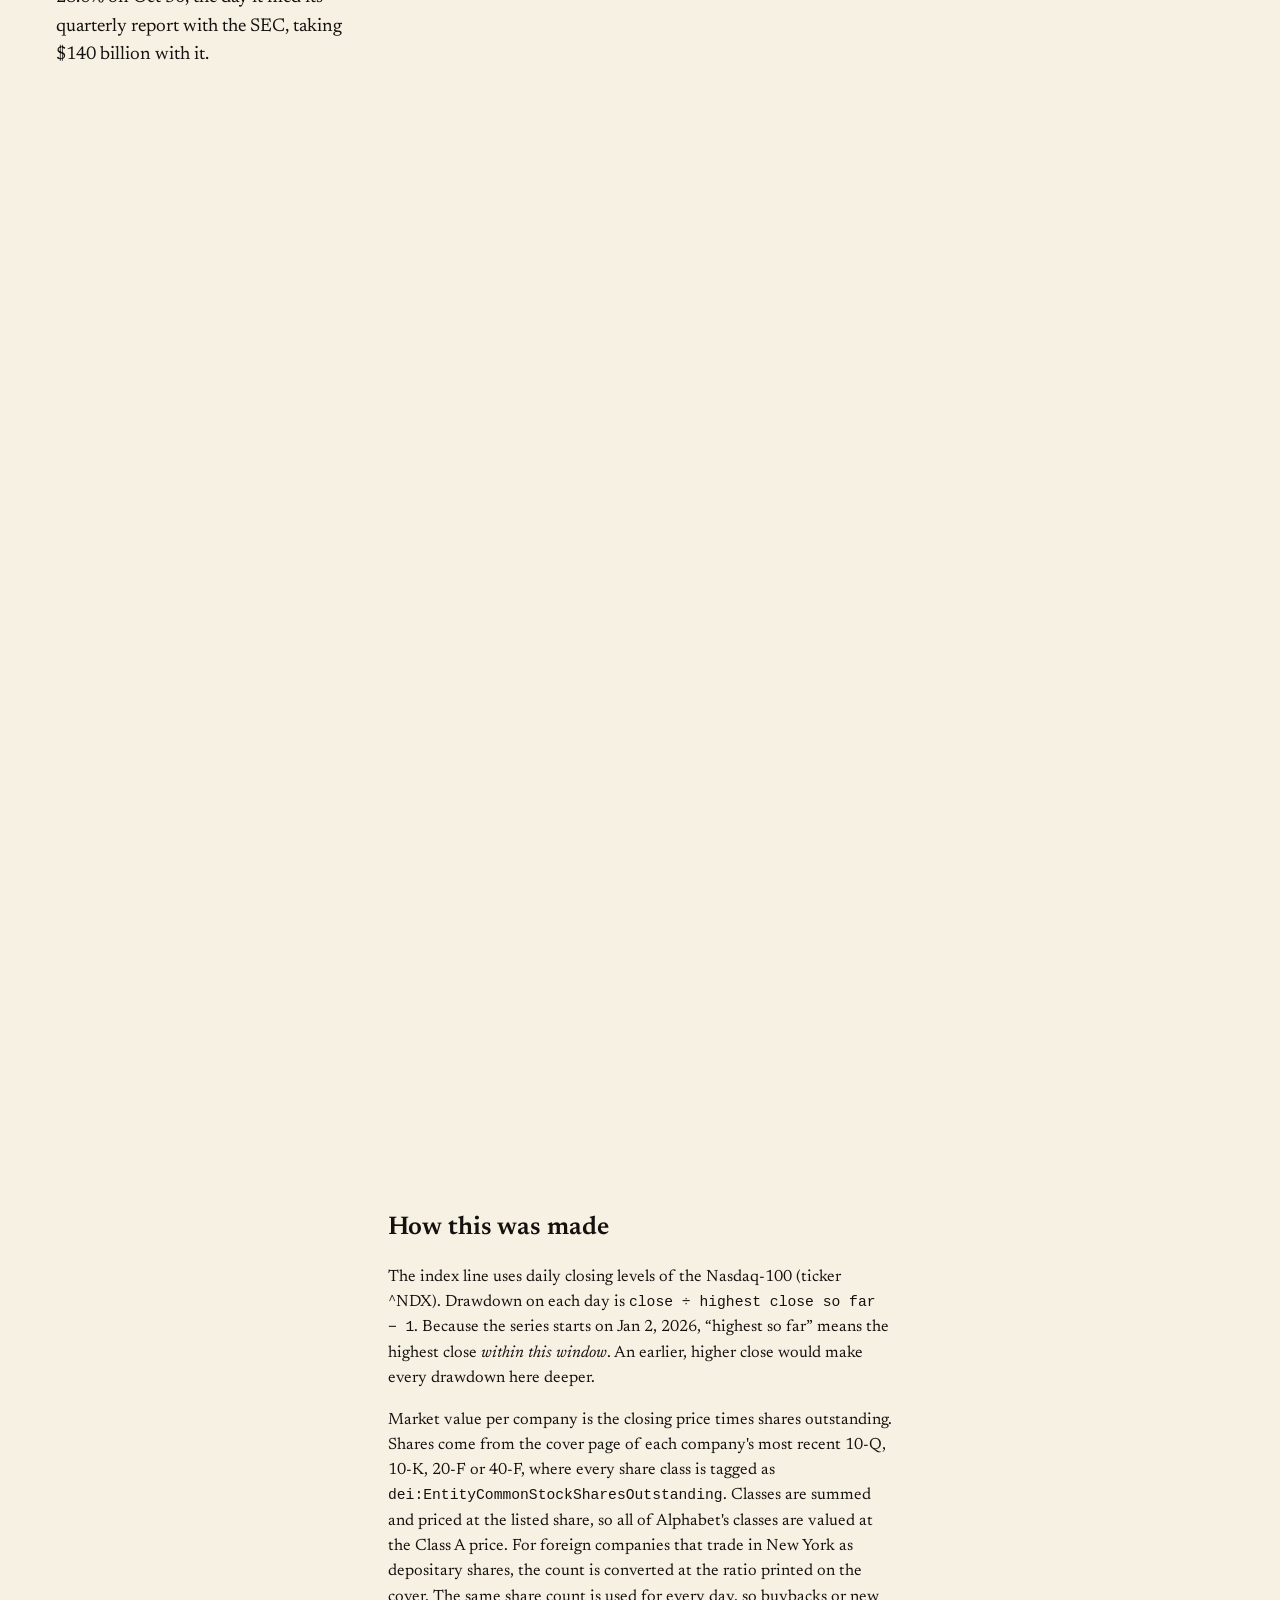
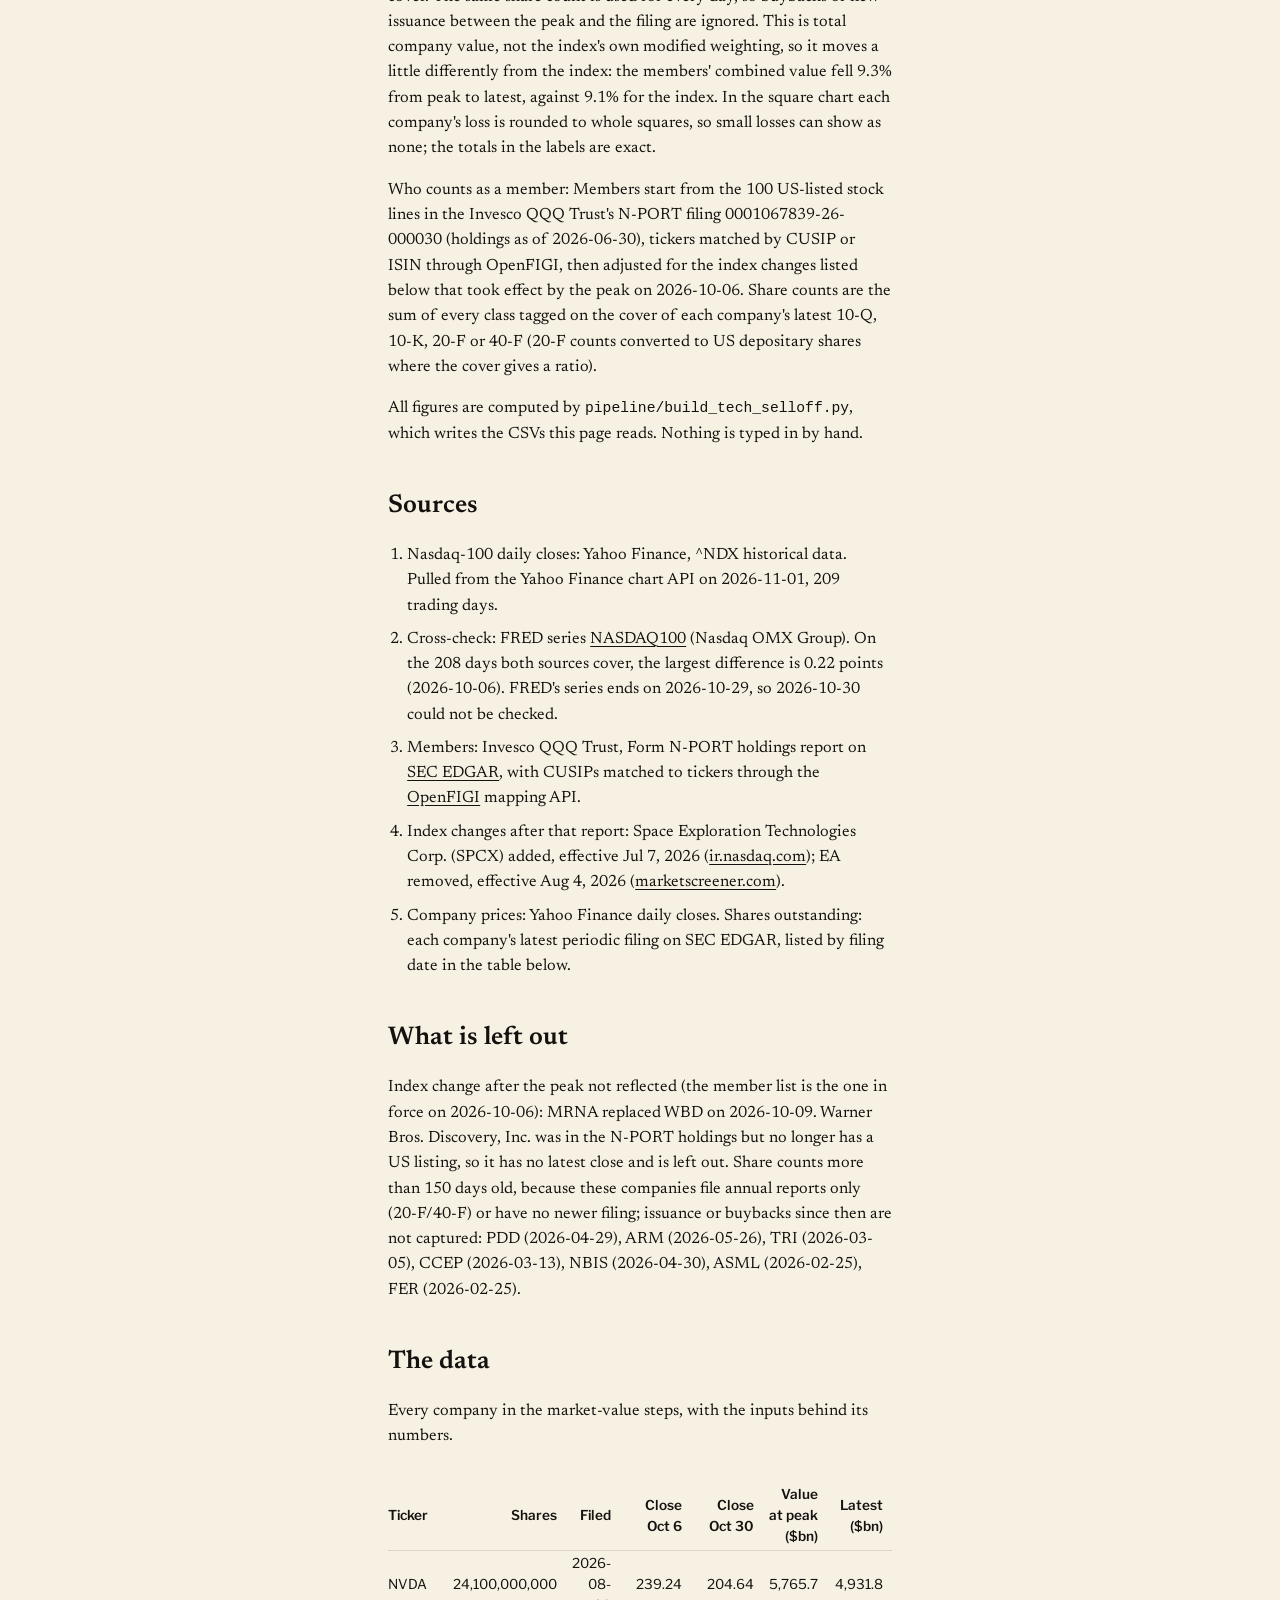
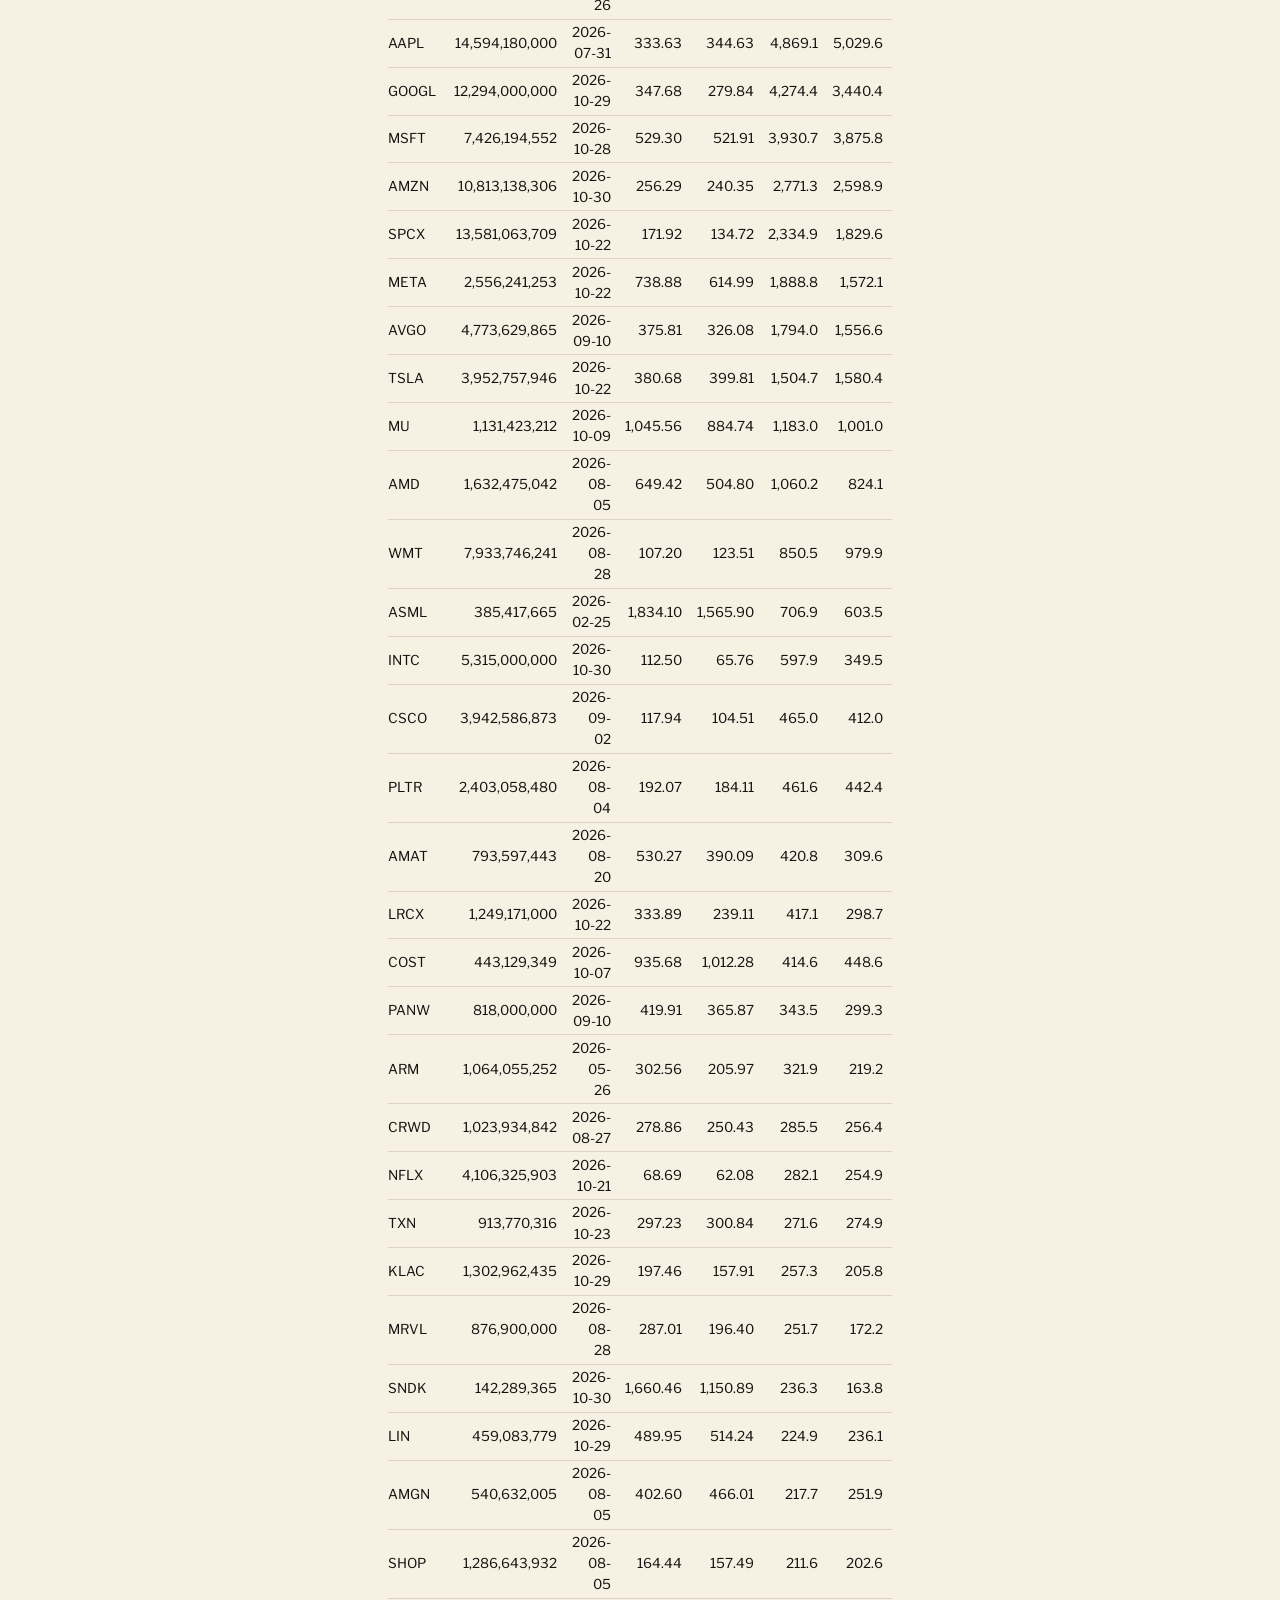
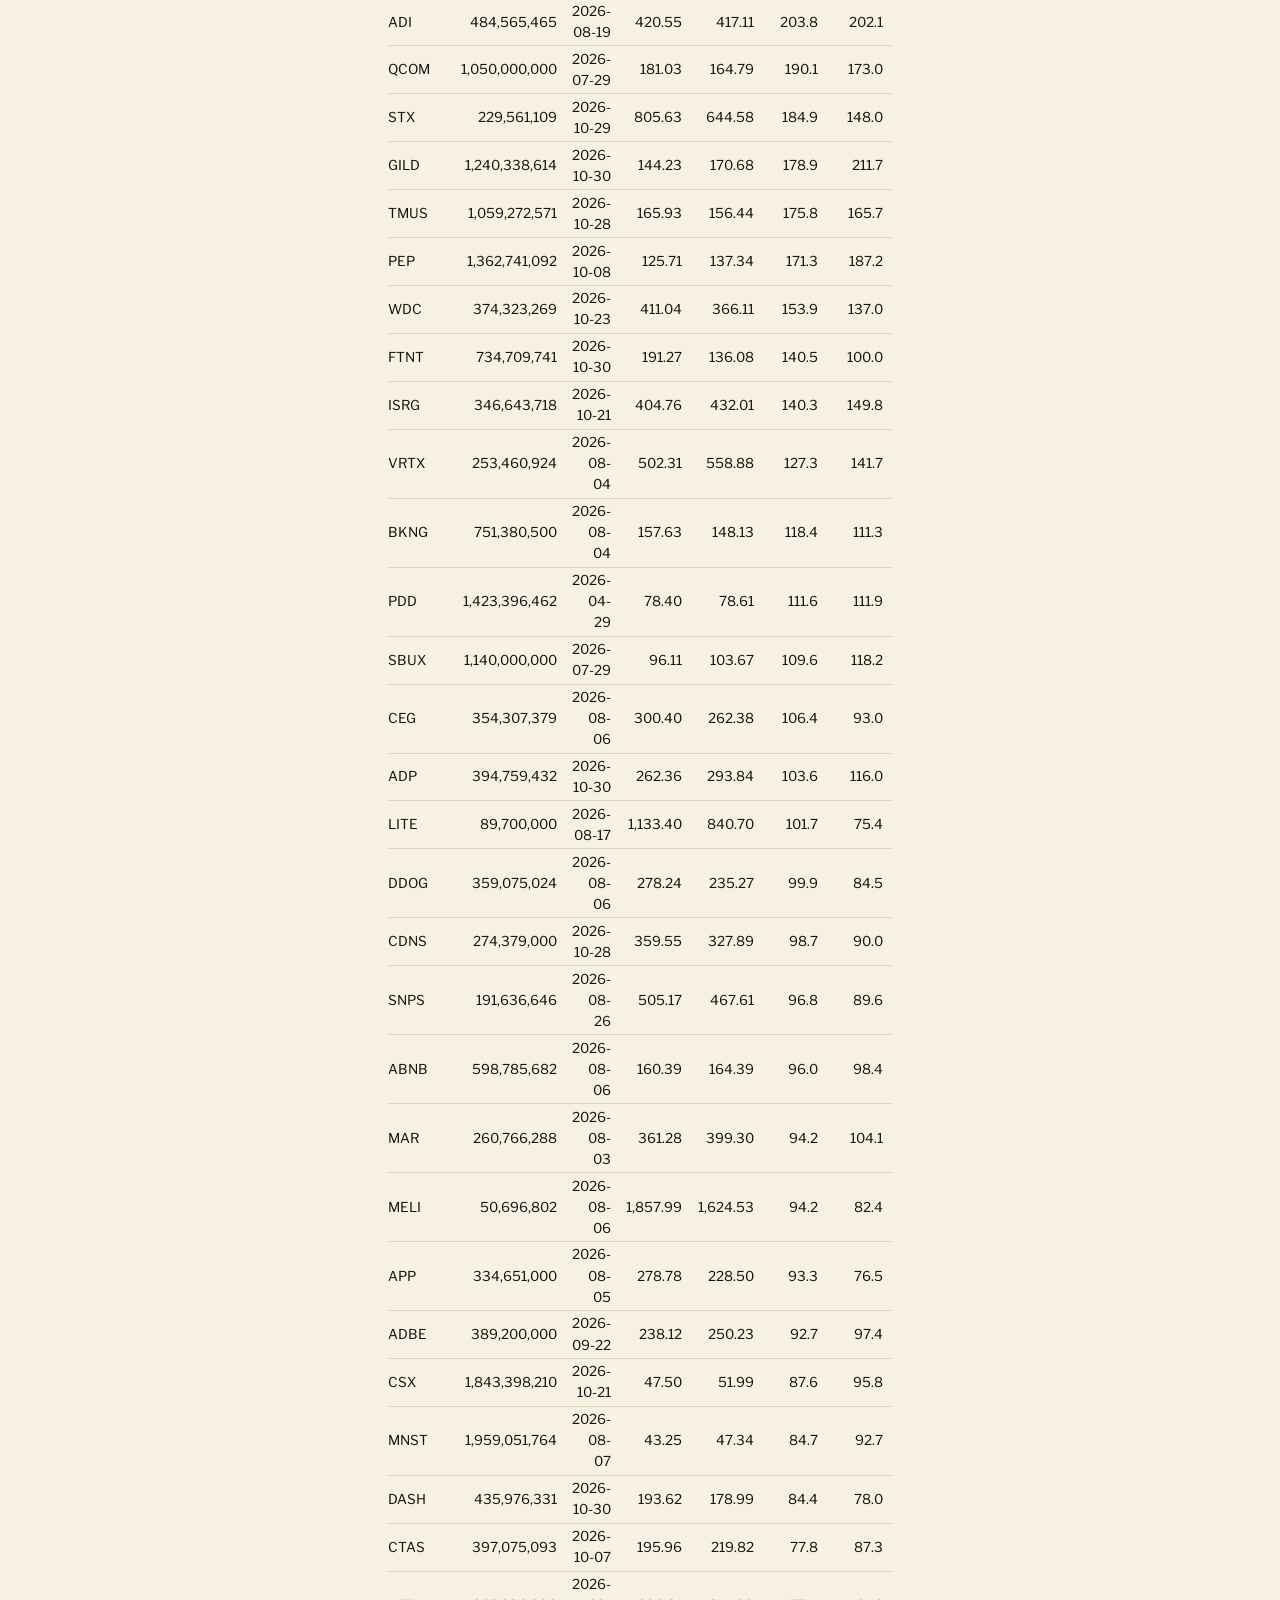
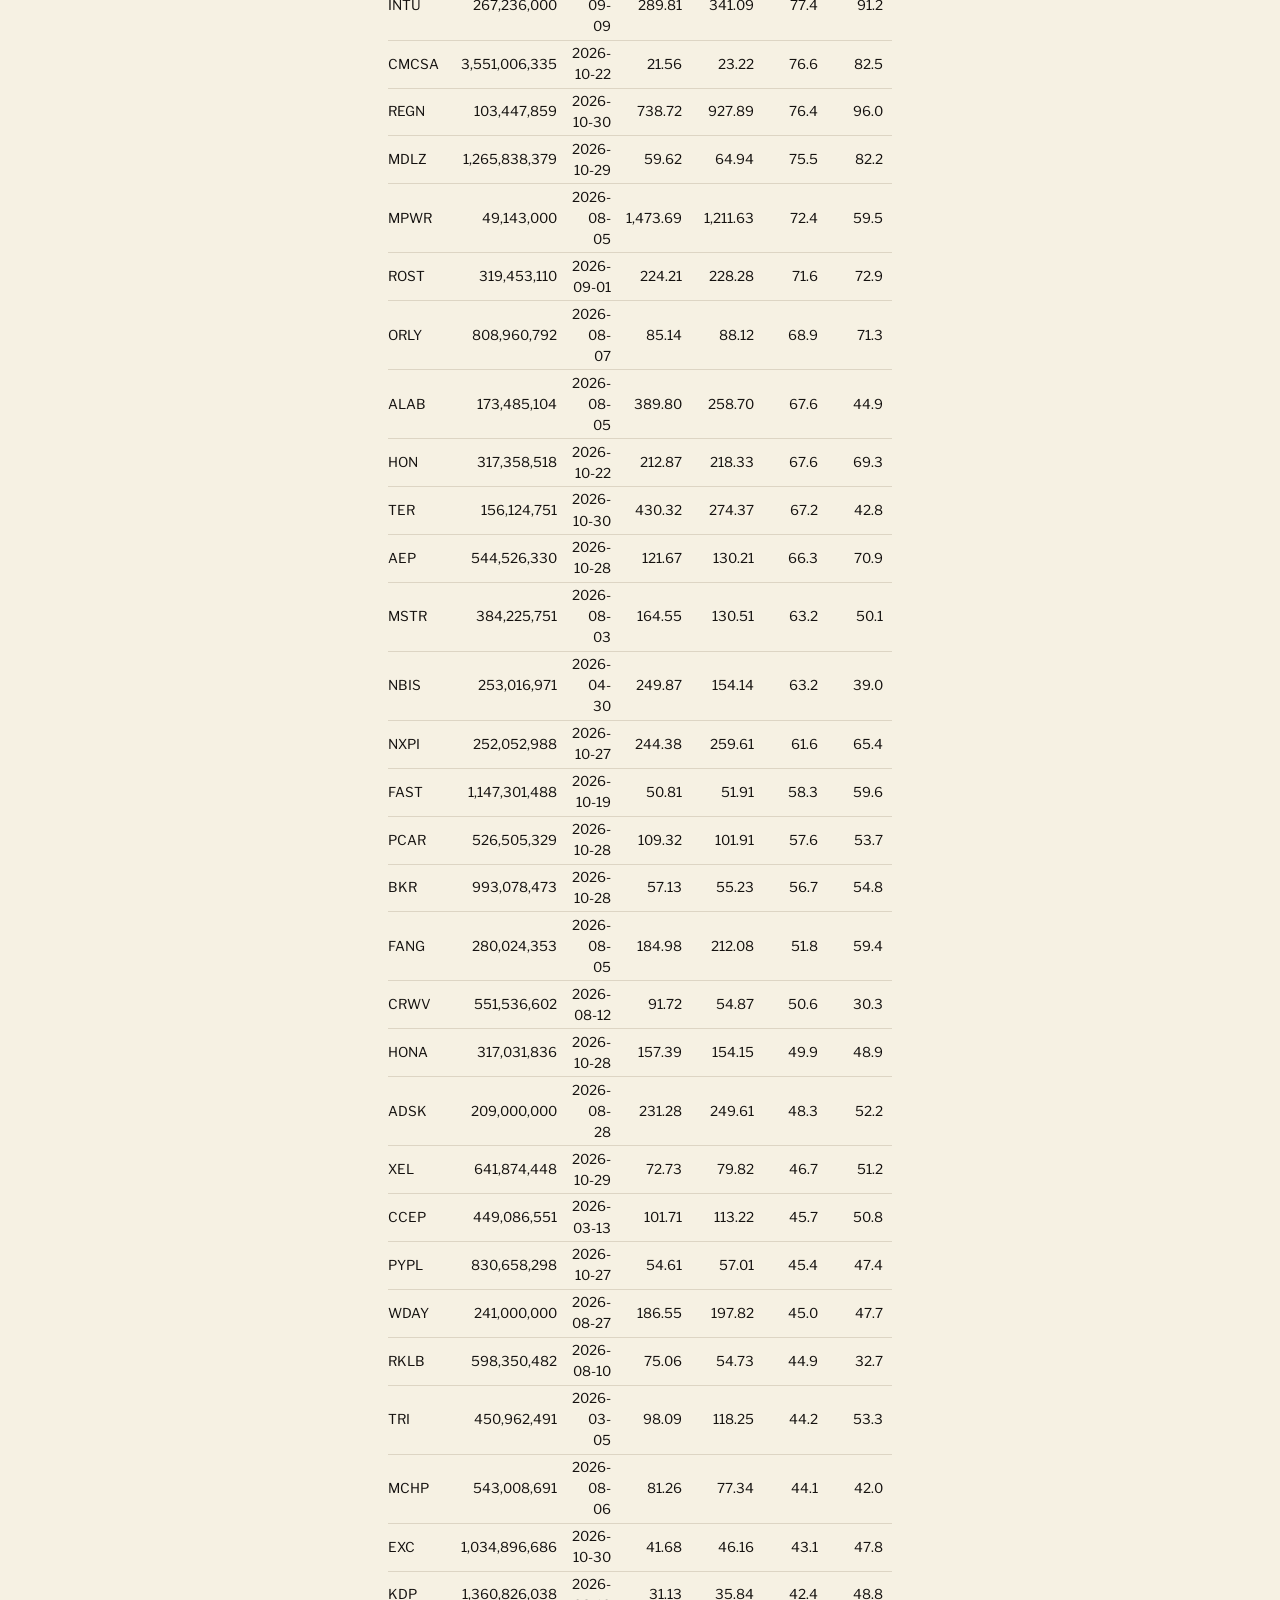
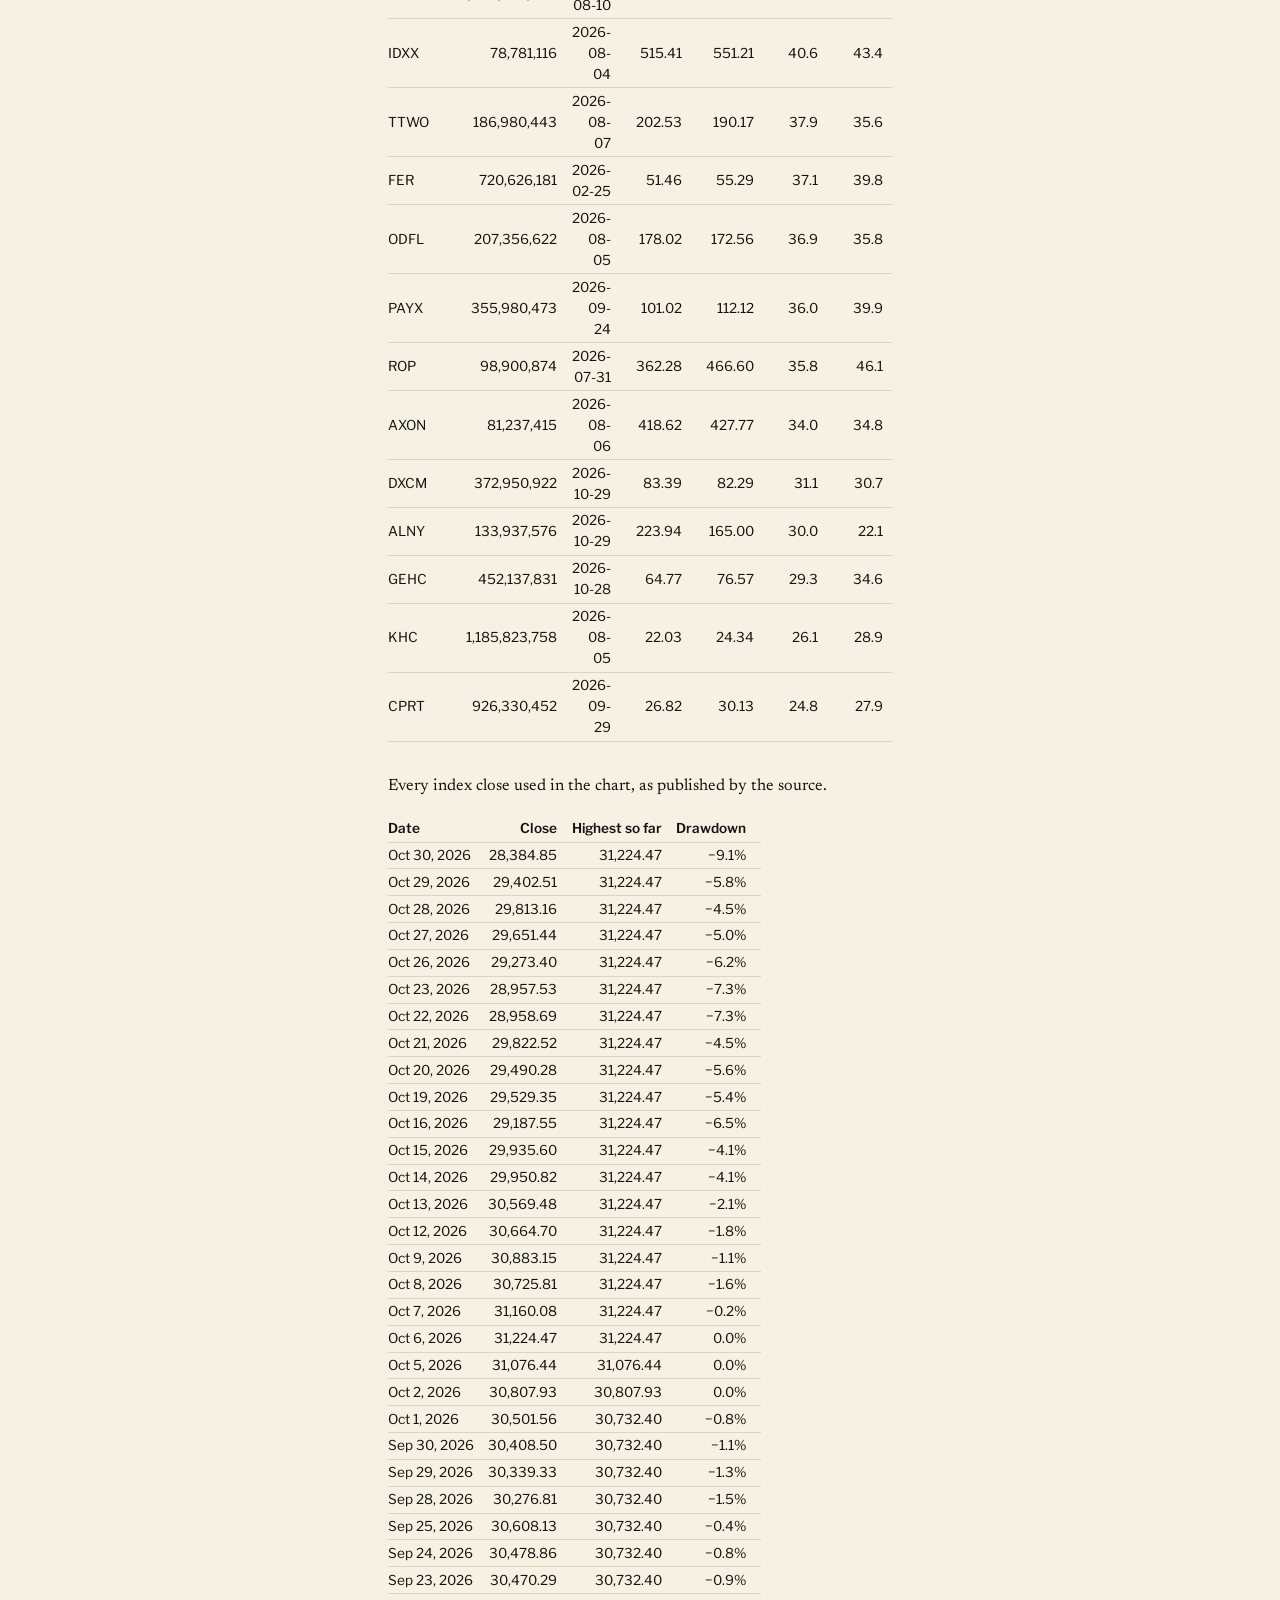
<file: stories/tech-selloff/index.html>
<!doctype html>
<html lang="en">
<head>
  <meta charset="utf-8">
  <meta name="viewport" content="width=device-width, initial-scale=1">
  <title>How much the tech selloff has taken back</title>
  <link rel="icon" href="../../assets/img/logo.svg" type="image/svg+xml">
  <link rel="icon" href="../../assets/img/favicon-32.png" sizes="32x32">
  <link rel="apple-touch-icon" href="../../assets/img/apple-touch-icon.png">
  <link rel="stylesheet" href="../../assets/css/site.css">
</head>
<body>
  <nav class="masthead"><a href="../../index.html"><span>Finance <i>in</i> Pictures</span></a></nav>

  <header class="lede">
    <h1>How much the tech selloff has taken back</h1>
    <p>The Nasdaq-100 closed at its 2026 high on <span data-fill="peak-date">…</span>. <span data-fill="days-since">…</span> trading days later it had given back <span data-fill="last-dd">…</span><span data-fill="lede-tail"></span>. Scroll to watch it happen.</p>
    <p class="byline">Data through <span data-fill="last-date">…</span>. Every number below comes from the files listed at the end.</p>
  </header>

  <section class="scrolly">
    <figure class="graphic"><svg class="chart" id="chart" role="img" aria-label="Nasdaq-100 daily closes and drawdown"></svg></figure>
    <div class="steps">
      <div class="step"><p>On <b data-fill="peak-date">…</b>, the Nasdaq-100 closed at <b data-fill="peak-close">…</b>. That's the highest close in the daily data I have, which starts on <span data-fill="first-date">…</span>.</p></div>
      <div class="step"><p>By <b data-fill="last-date">…</b>, it had closed at <b data-fill="last-close">…</b>. That's <b data-fill="last-dd">…</b> below the peak, <span data-fill="days-since">…</span> trading days later.</p></div>
      <div class="step"><p>Here's the same line, counting only losses. Every day is measured against the highest close up to that day. A day at the top line is a new high.</p>
        <p data-fill="worst-sentence">…</p></div>
      <div class="step" data-needs="mcap"><p>A percentage hides how much money that is. Each square here is <span data-fill="unit">…</span> of market value in the Nasdaq-100's members at the peak.</p></div>
      <div class="step" data-needs="mcap"><p>These are the squares the selloff has wiped out so far.</p></div>
      <div class="step" data-needs="mcap"><p>And this is who they belonged to: the ten biggest losses in dollars, then everyone else.</p></div>
      <div class="step" data-needs="mcap"><p>Of the <span data-fill="total-lost">…</span> that's gone, <span data-fill="tail-lost">…</span> went on just <span data-fill="tail-dates">…</span>, as the index fell <span data-fill="tail-moves">…</span>.</p>
        <p>These are the biggest one-day losses on those two days. <span data-fill="tail-story">…</span></p></div>
    </div>
  </section>

  <section class="method" id="method">
    <h2>How this was made</h2>
    <p>The index line uses daily closing levels of the Nasdaq-100 (ticker ^NDX). Drawdown on each day is <code>close ÷ highest close so far − 1</code>. Because the series starts on <span data-fill="first-date">…</span>, “highest so far” means the highest close <em>within this window</em>. An earlier, higher close would make every drawdown here deeper.</p>
    <p id="mcap-method">Market value per company is the closing price times shares outstanding. Shares come from the cover page of each company's most recent 10-Q, 10-K, 20-F or 40-F, where every share class is tagged as <code>dei:EntityCommonStockSharesOutstanding</code>. Classes are summed and priced at the listed share, so all of Alphabet's classes are valued at the Class A price. For foreign companies that trade in New York as depositary shares, the count is converted at the ratio printed on the cover. The same share count is used for every day, so buybacks or new issuance between the peak and the filing are ignored. This is total company value, not the index's own modified weighting, so it moves a little differently from the index: the members' combined value fell <span data-fill="mcap-change">…</span> from peak to latest, against <span data-fill="last-dd">…</span> for the index. In the square chart each company's loss is rounded to whole squares, so small losses can show as none; the totals in the labels are exact.</p>
    <p id="members-method">Who counts as a member: <span data-fill="members-note">…</span></p>
    <p>All figures are computed by <code>pipeline/build_tech_selloff.py</code>, which writes the CSVs this page reads. Nothing is typed in by hand.</p>

    <h2>Sources</h2>
    <ol id="sources">
      <li>Nasdaq-100 daily closes: Yahoo Finance, ^NDX historical data. <span data-fill="ndx-source-note"></span></li>
      <li>Cross-check: FRED series <a href="https://fred.stlouisfed.org/series/NASDAQ100">NASDAQ100</a> (Nasdaq OMX Group). <span data-fill="fred-note">…</span></li>
      <li data-needs="mcap">Members: Invesco QQQ Trust, Form N-PORT holdings report on <a href="https://www.sec.gov/cgi-bin/browse-edgar?action=getcompany&amp;CIK=0001067839&amp;type=NPORT-P">SEC EDGAR</a>, with CUSIPs matched to tickers through the <a href="https://www.openfigi.com/api">OpenFIGI</a> mapping API.</li>
      <li data-needs="mcap">Index changes after that report: <span id="changes">…</span></li>
      <li data-needs="mcap">Company prices: Yahoo Finance daily closes. Shares outstanding: each company's latest periodic filing on SEC EDGAR, listed by filing date in the table below.</li>
    </ol>

    <h2>What is left out</h2>
    <p id="gaps">…</p>

    <h2>The data</h2>
    <p>Every company in the market-value steps, with the inputs behind its numbers.</p>
    <div id="mcap-table" class="wide-table"></div>
    <p>Every index close used in the chart, as published by the source.</p>
    <div id="table"></div>
  </section>

  <div class="tooltip" id="tooltip"></div>
  <script src="../../assets/js/d3.min.js"></script>
  <script type="module" src="story.js"></script>
</body>
</html>
</file>
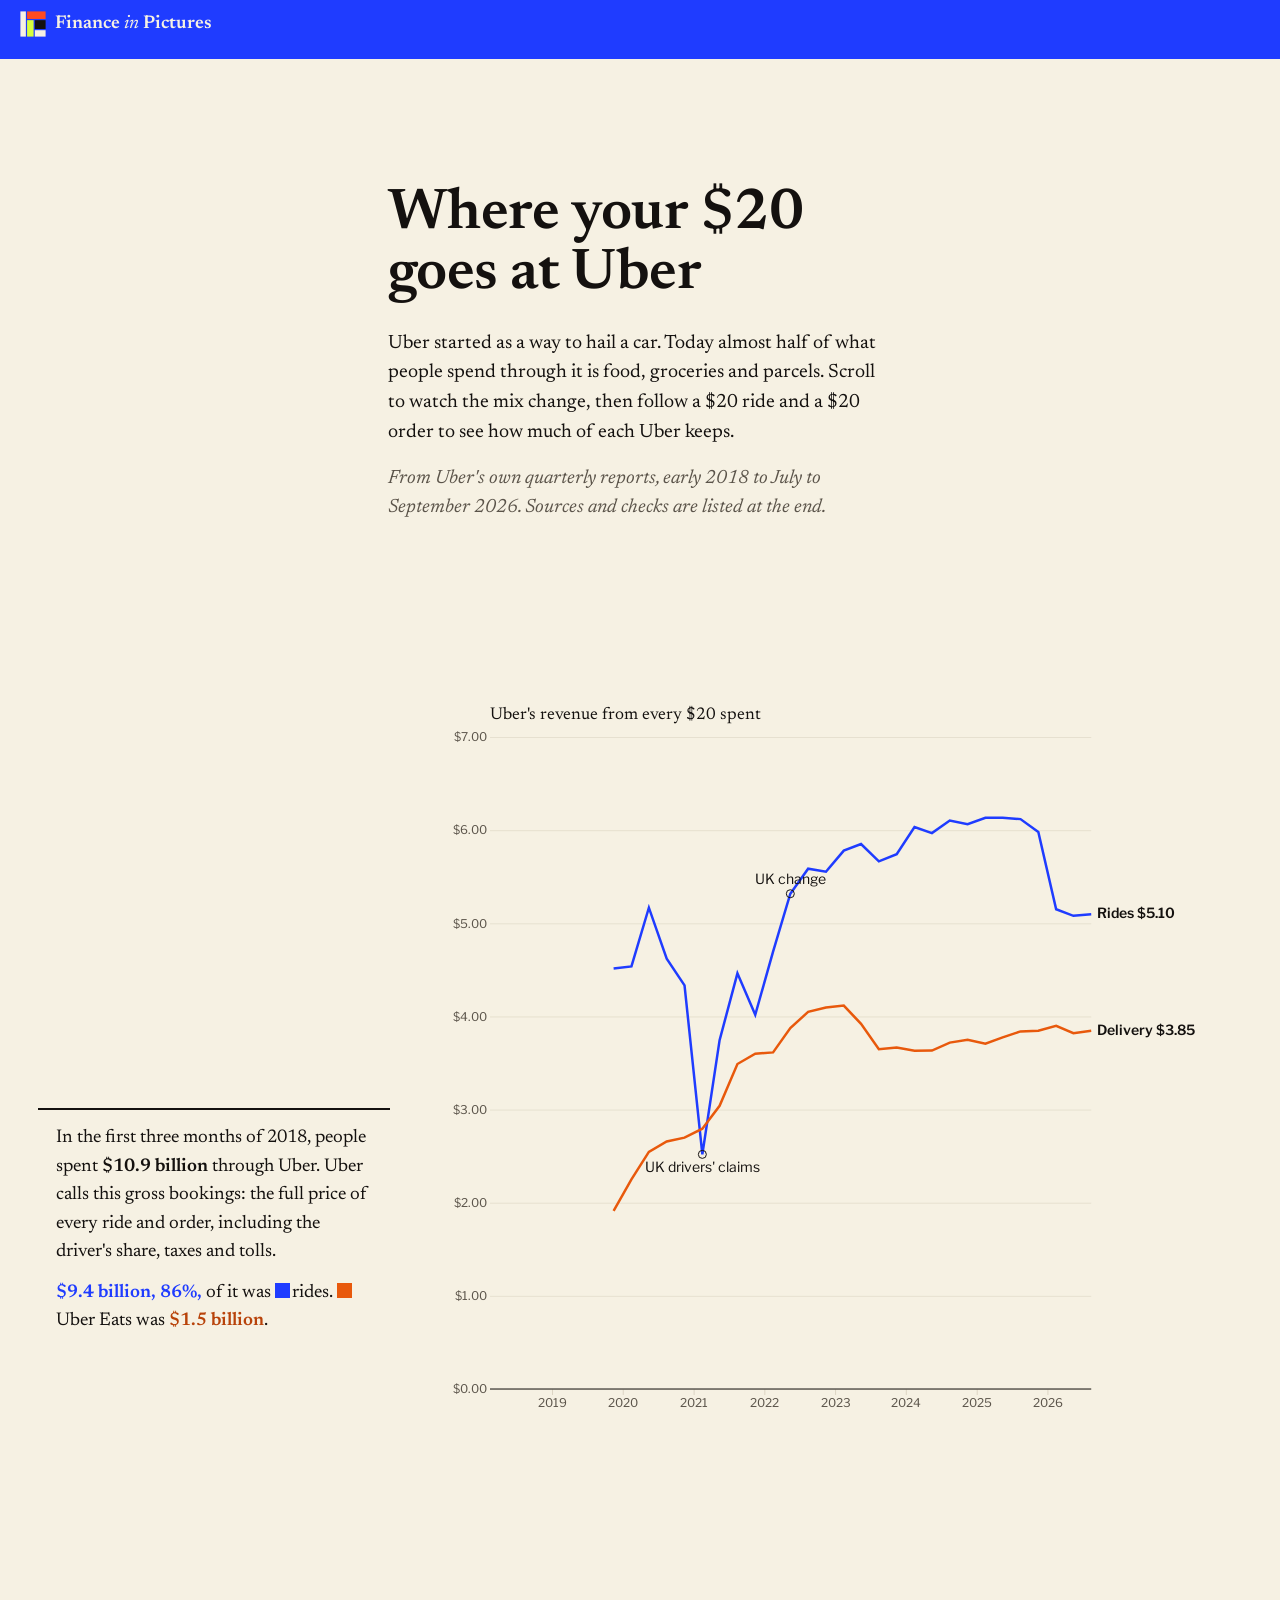
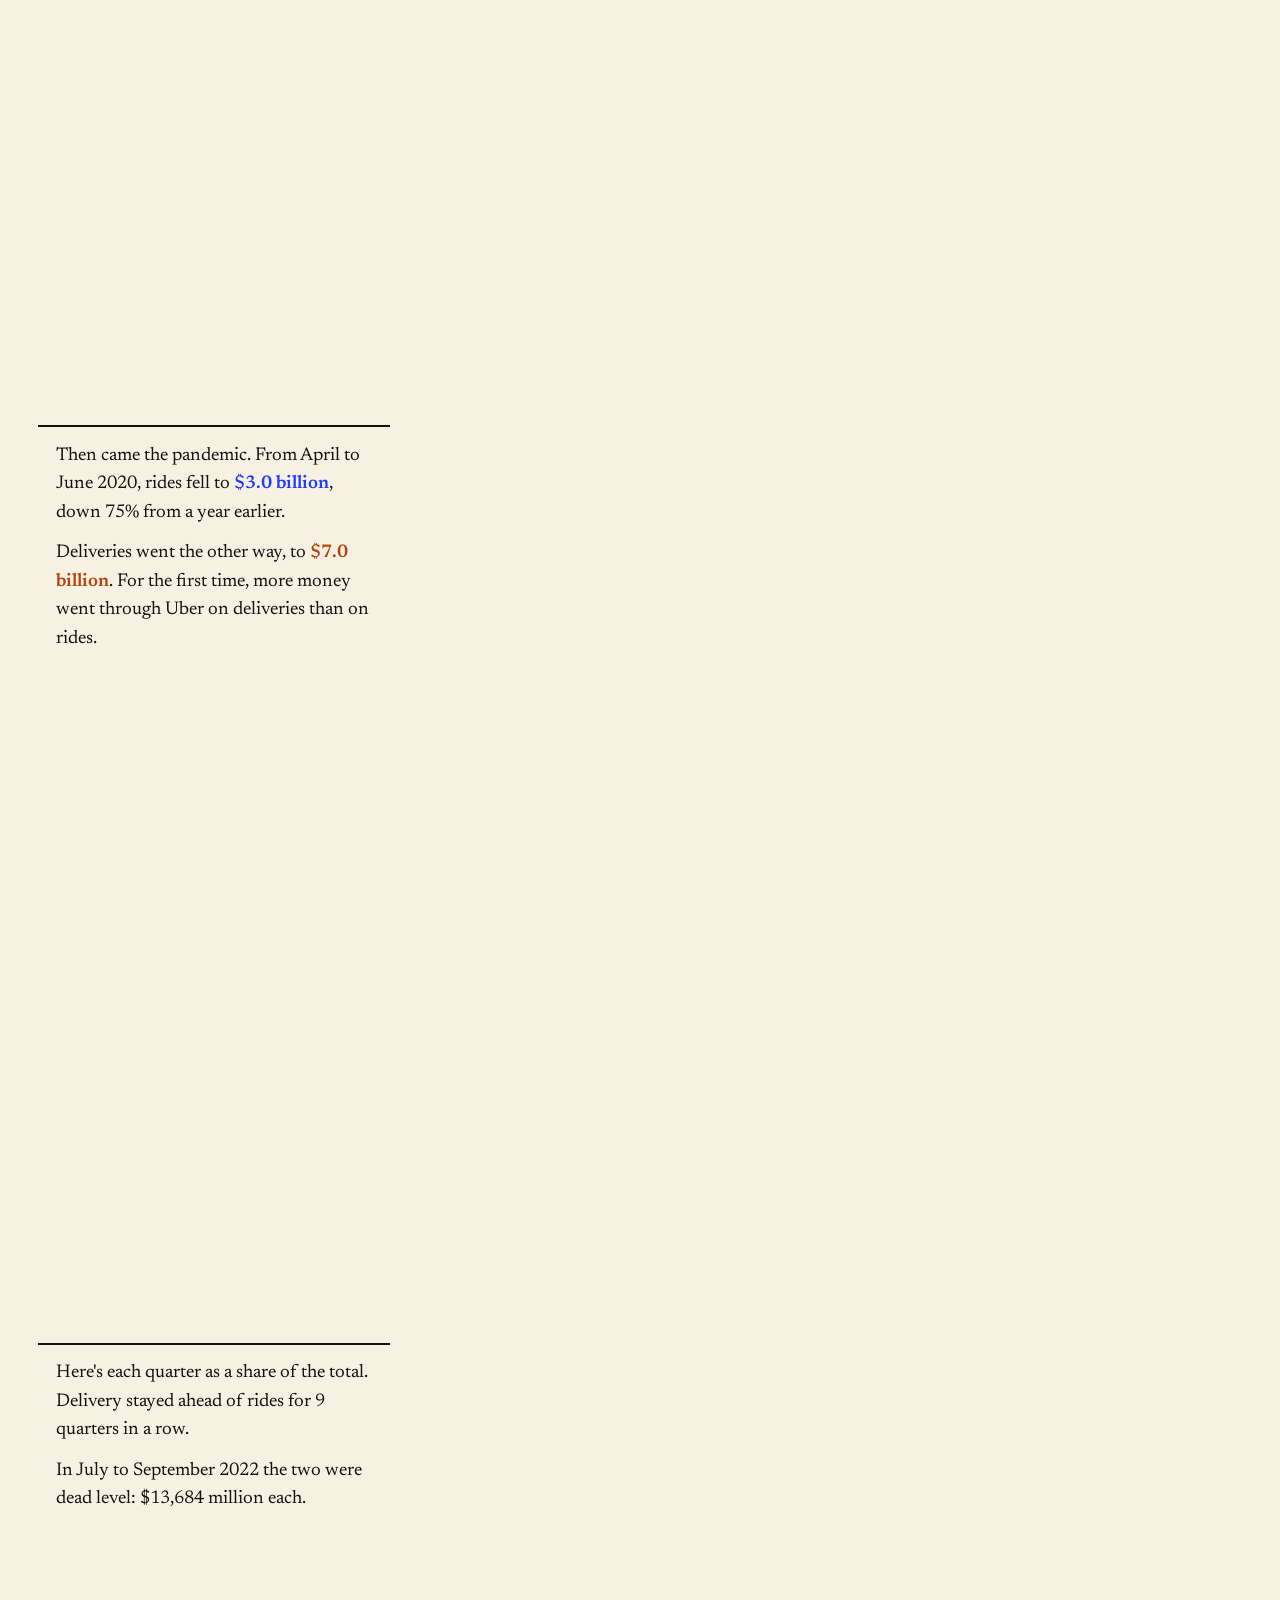
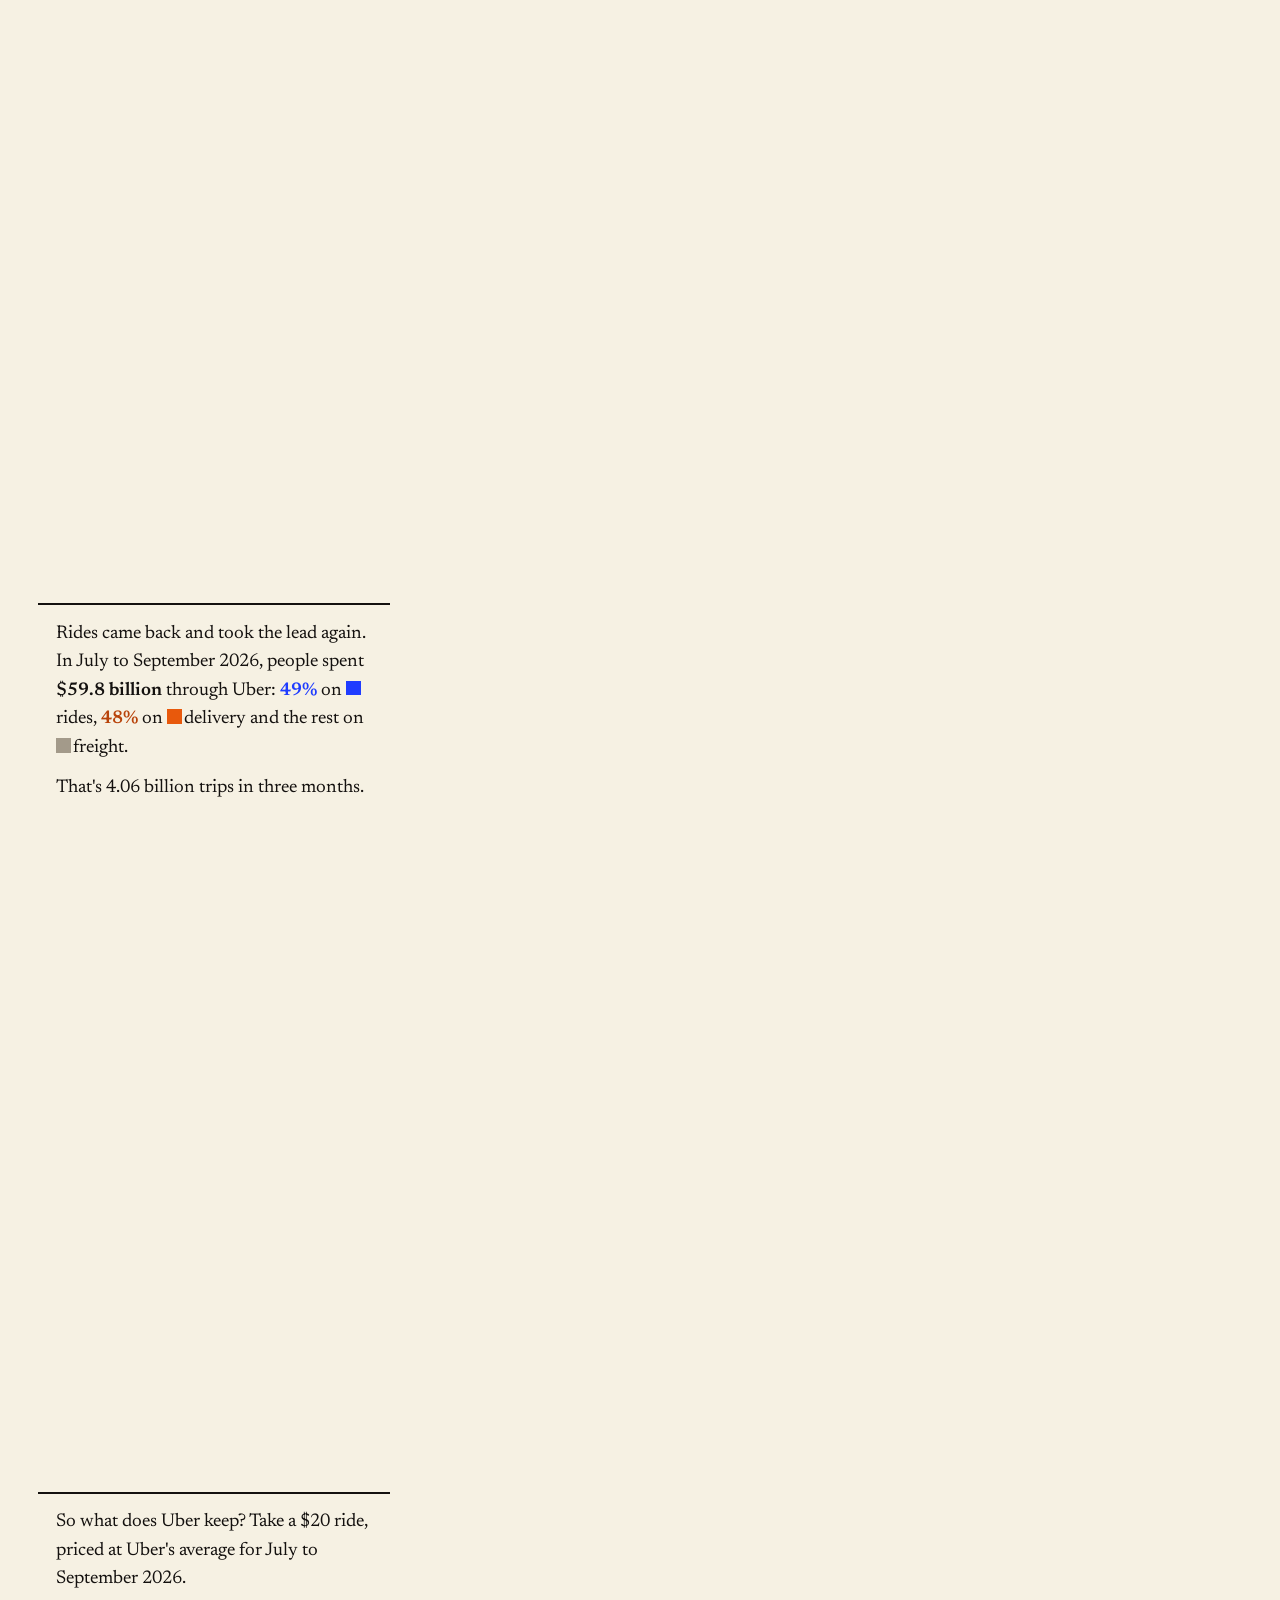
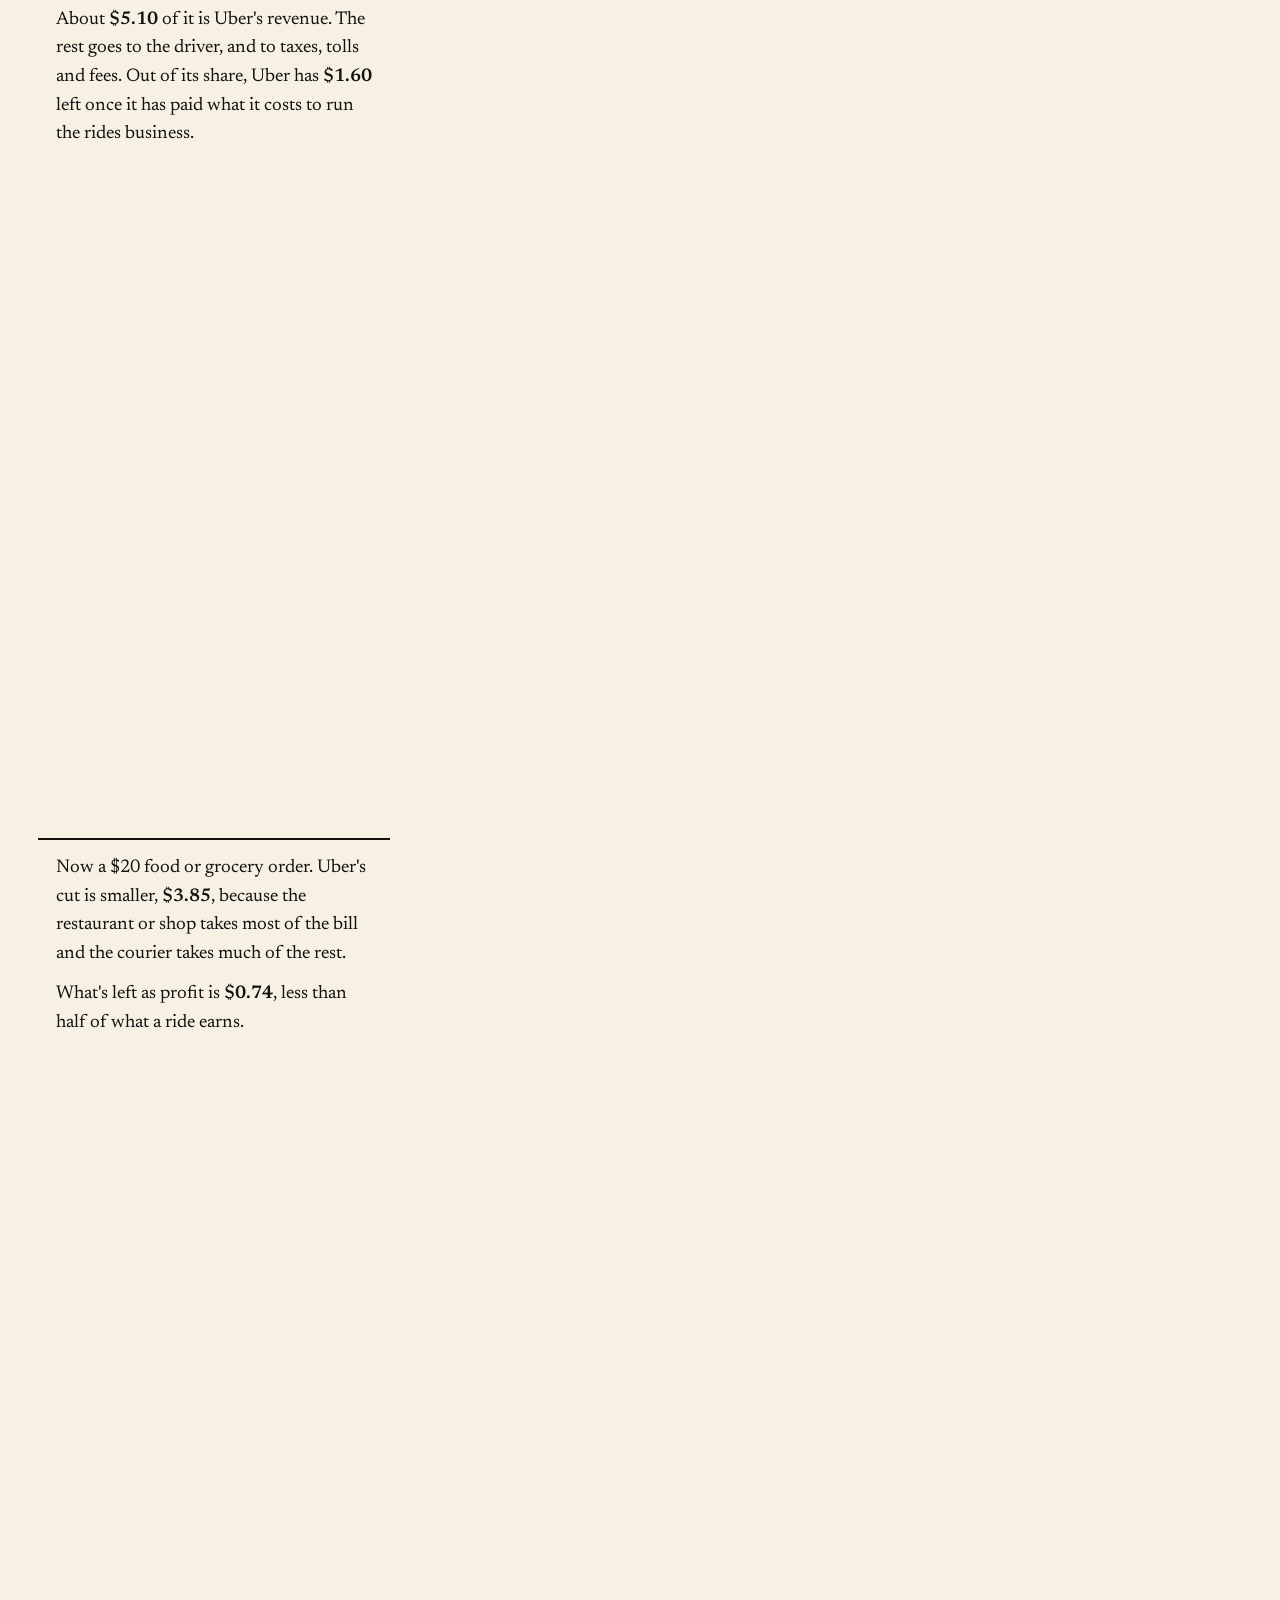
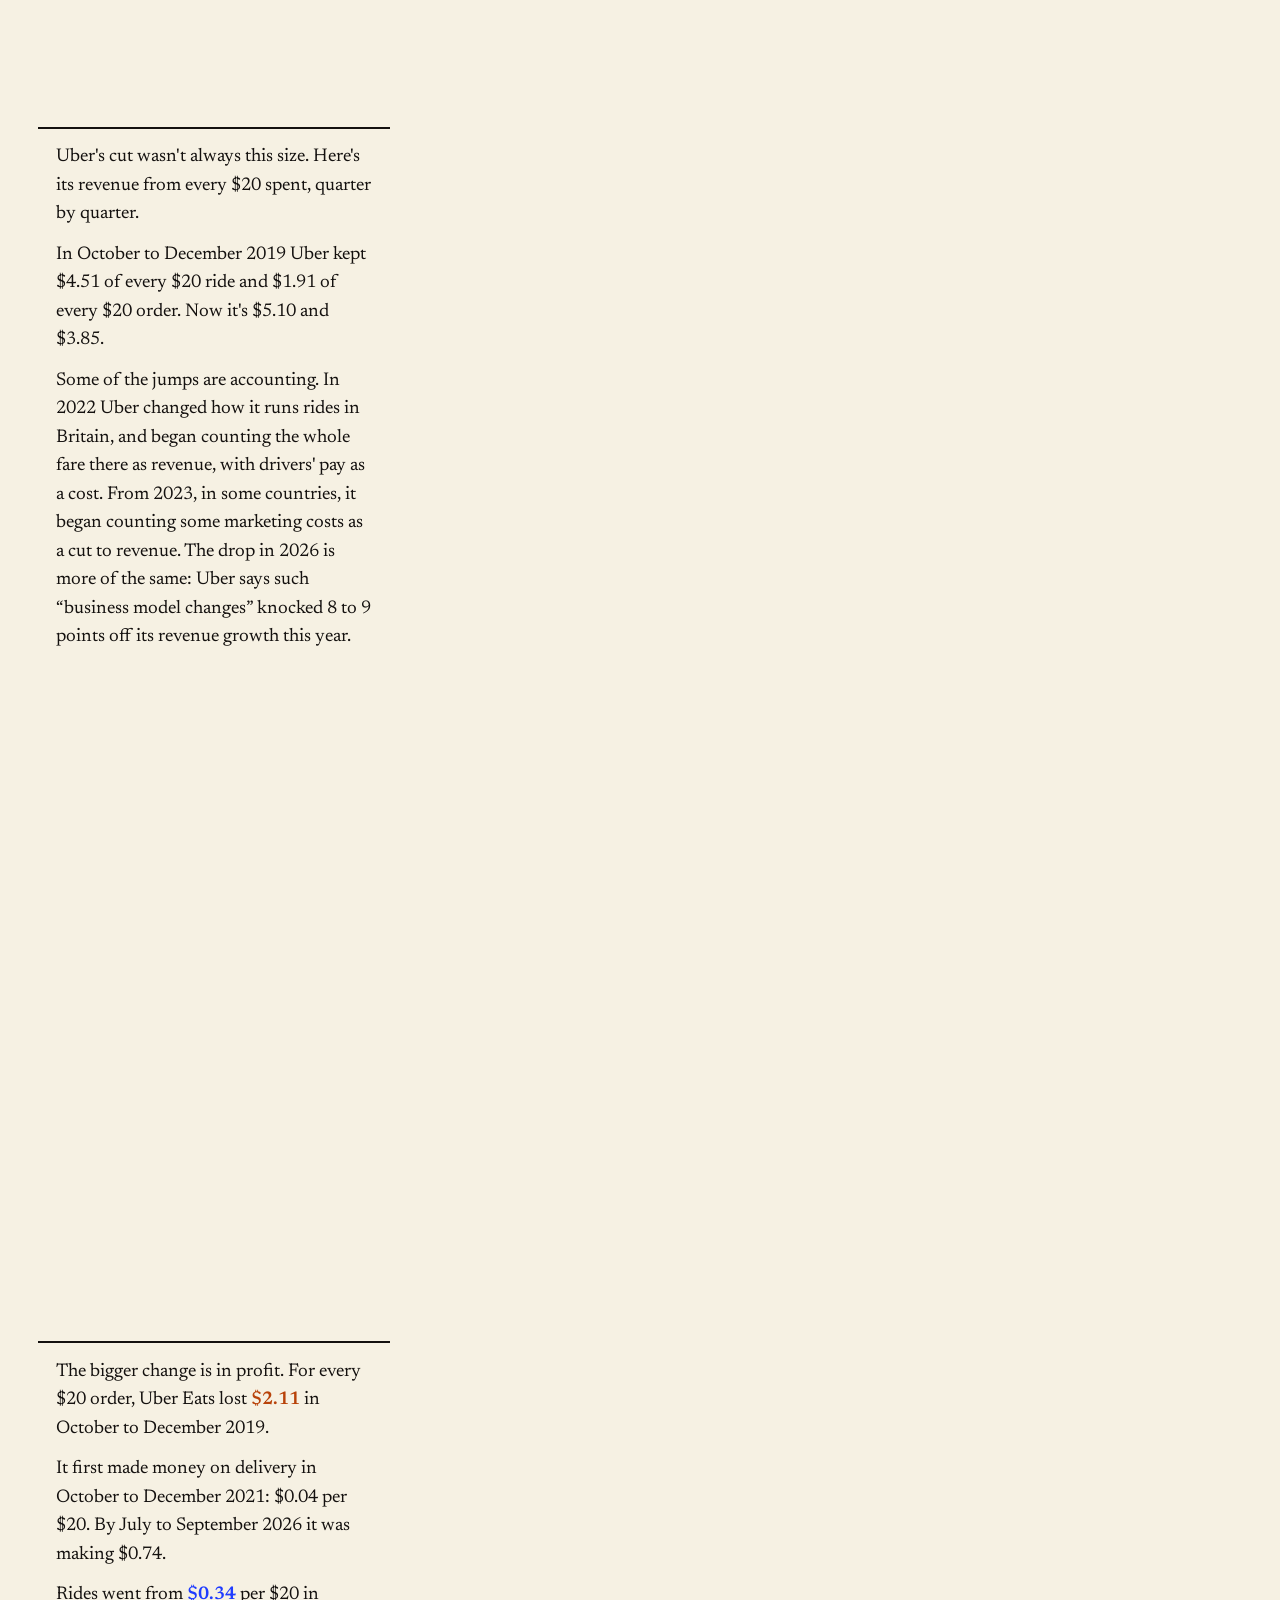
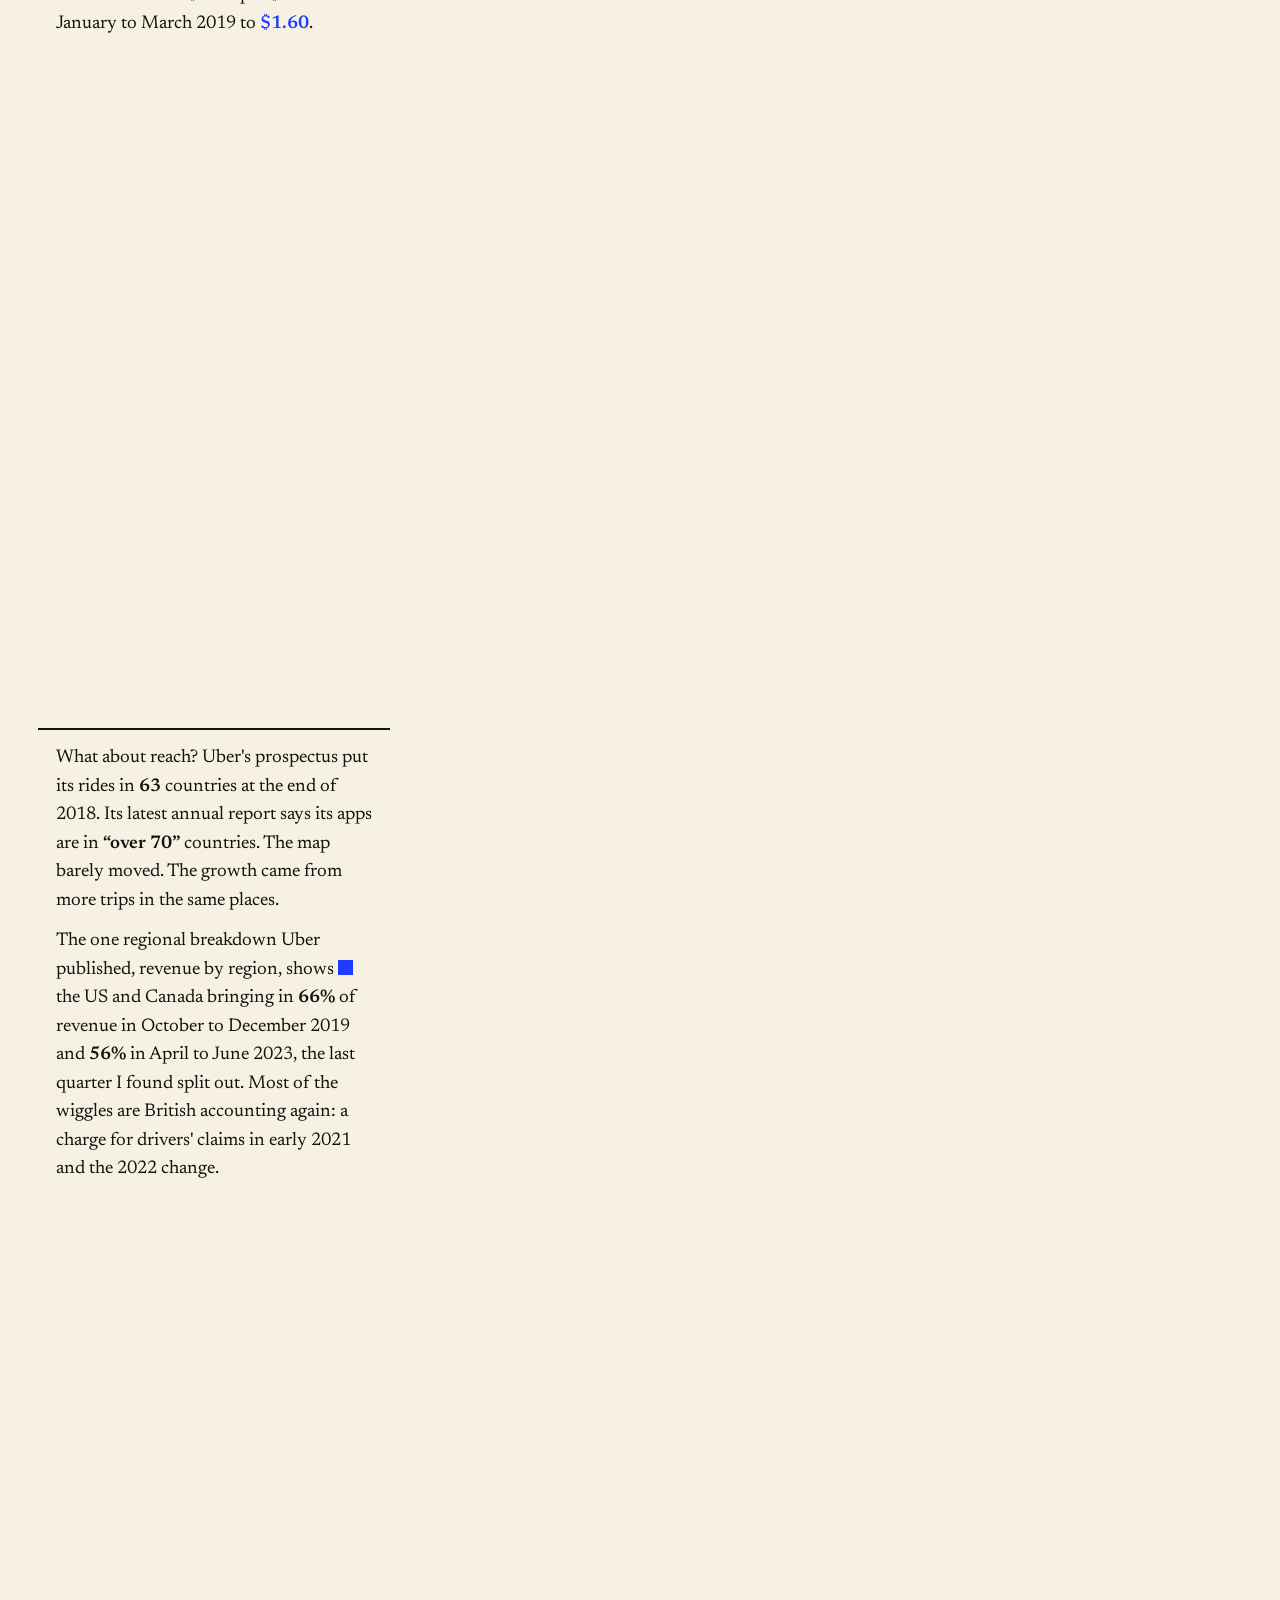
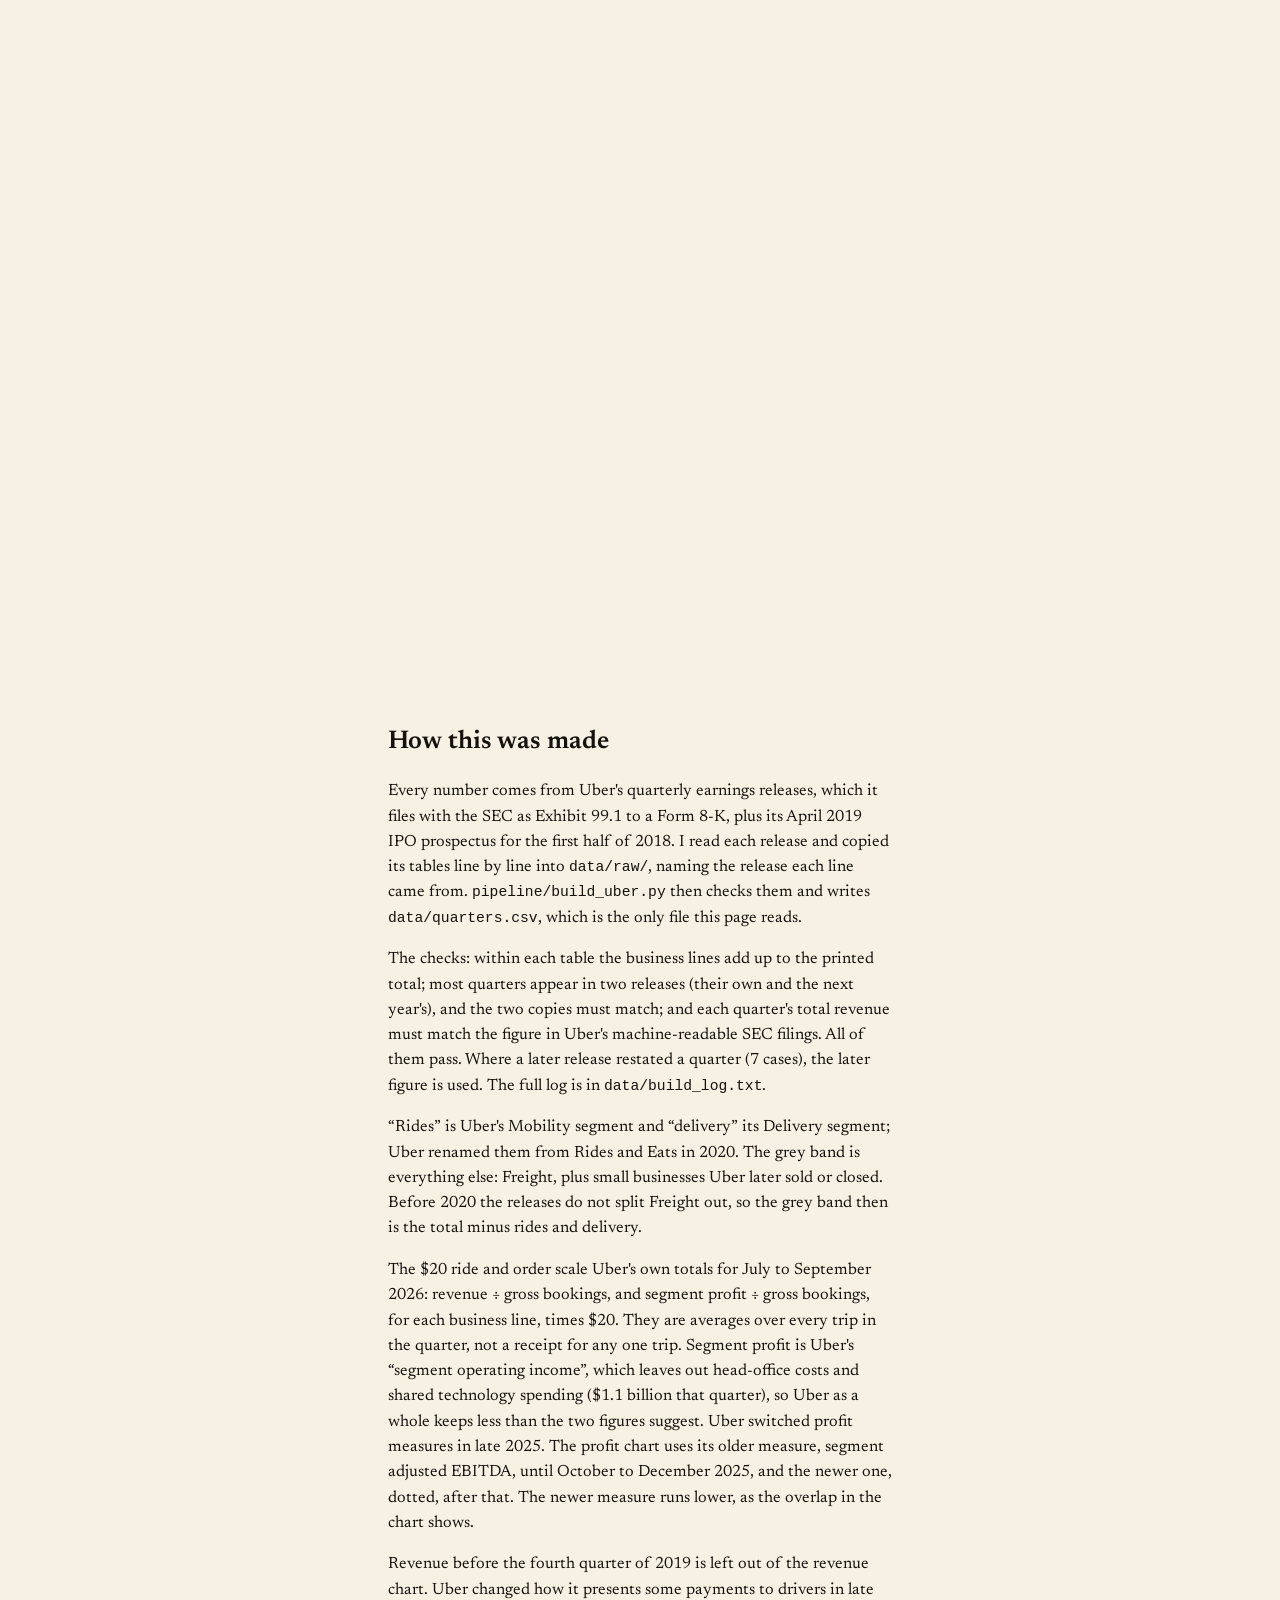
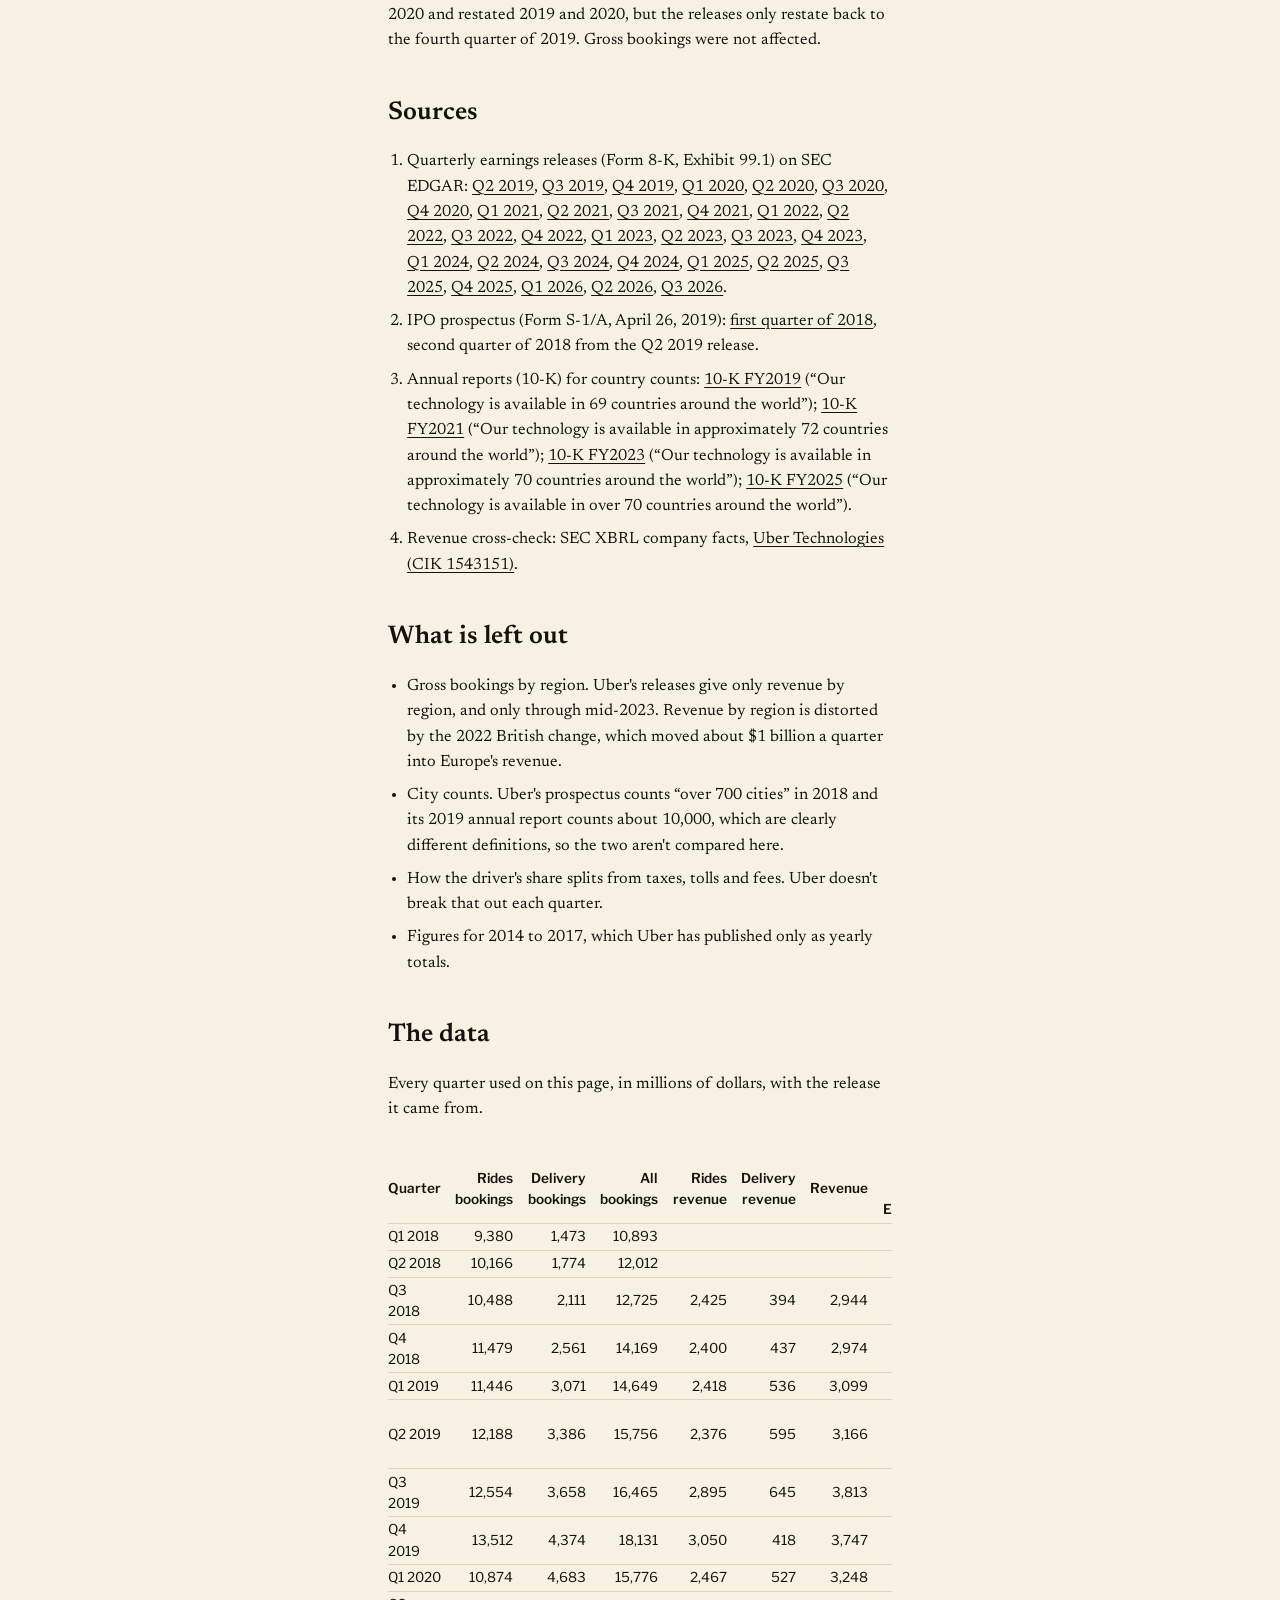
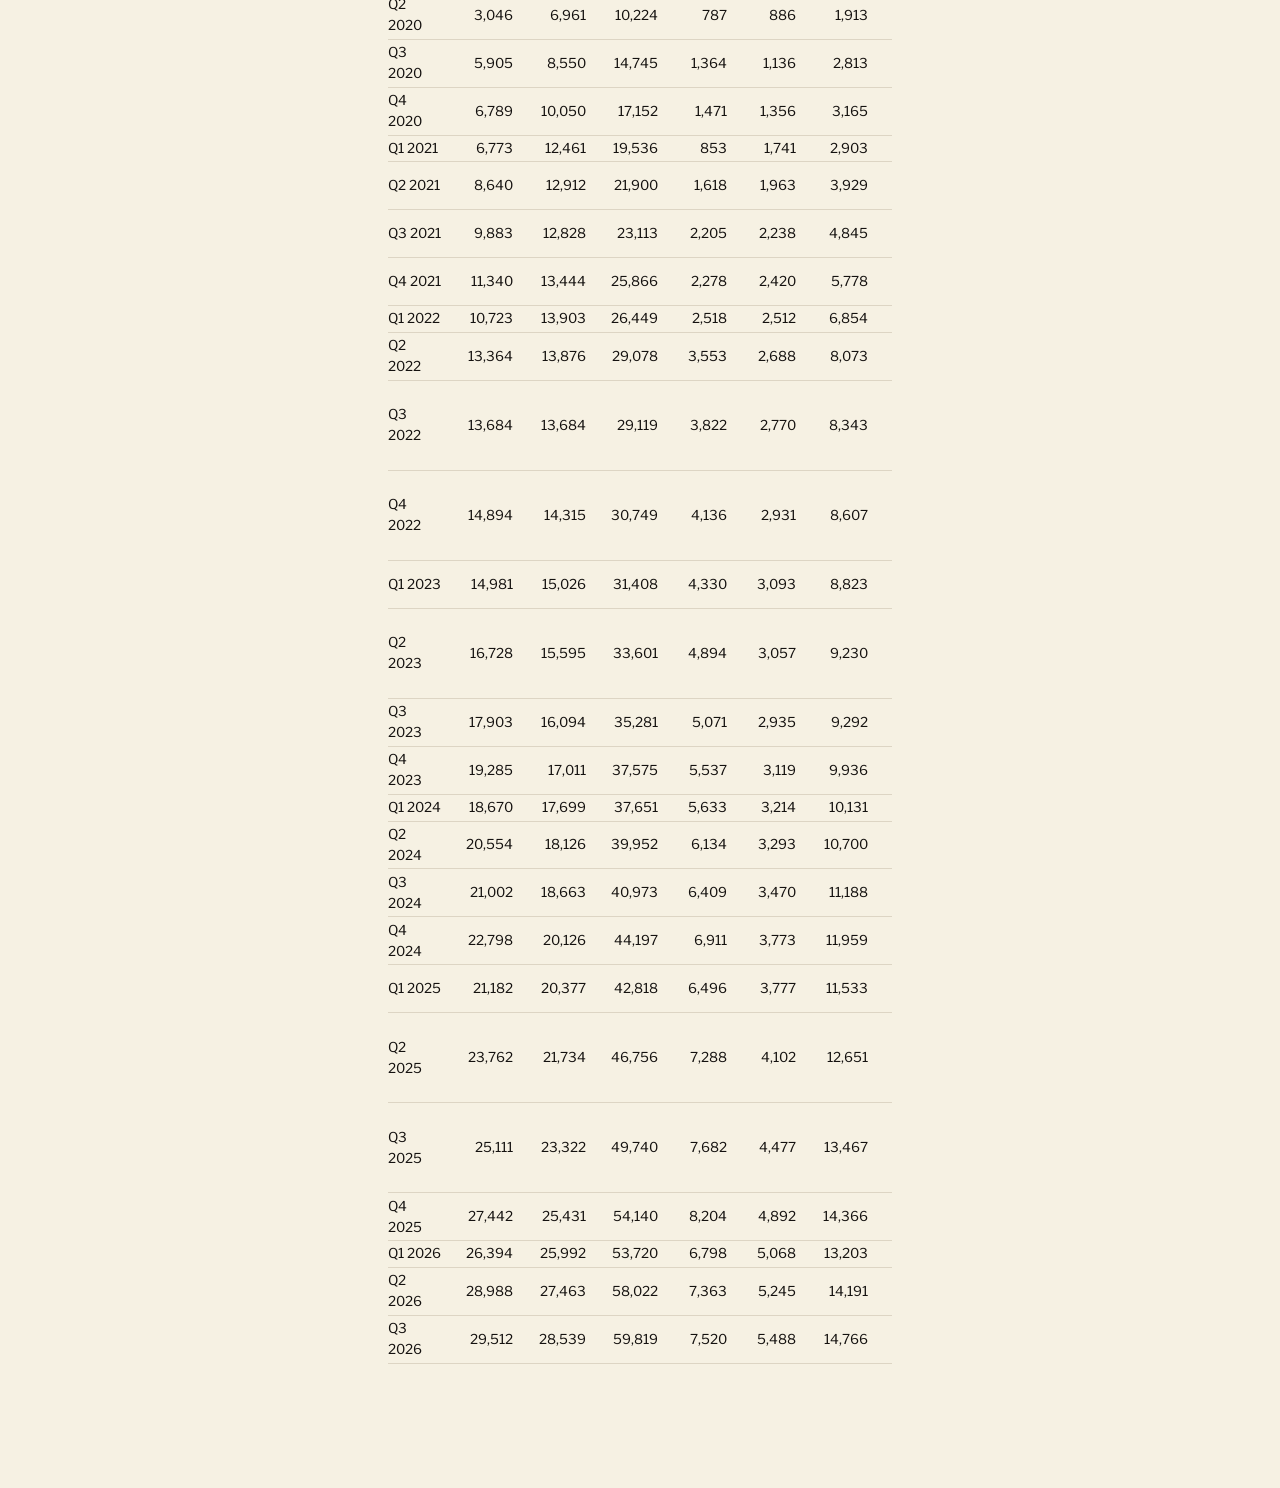
<file: stories/uber/index.html>
<!doctype html>
<html lang="en">
<head>
  <meta charset="utf-8">
  <meta name="viewport" content="width=device-width, initial-scale=1">
  <title>Where your $20 goes at Uber</title>
  <meta name="description" content="What people spend through Uber, what Uber keeps, and how rides made room for food, from Uber's own quarterly reports.">
  <link rel="icon" href="../../assets/img/logo.svg" type="image/svg+xml">
  <link rel="icon" href="../../assets/img/favicon-32.png" sizes="32x32">
  <link rel="apple-touch-icon" href="../../assets/img/apple-touch-icon.png">
  <link rel="stylesheet" href="../../assets/css/site.css">
  <style>
    :root { --mobility: var(--brand); --delivery: #e8590c; --other: #a39a8a; }
    .key { display: inline-block; width: 0.8em; height: 0.8em; margin-right: 0.15em; vertical-align: -0.05em; }
    .key.m { background: var(--mobility); } .key.d { background: var(--delivery); } .key.o { background: var(--other); }
    .chart .bill-edge { fill: none; stroke: var(--ink); stroke-width: 1.5; }
    .chart .bill-label { fill: var(--ink); font-size: 14px; }
    .chart .bill-big { fill: var(--ink); font-family: var(--serif); font-size: 22px; font-weight: 600; }
    .chart .series-label { font-weight: 600; font-size: 14px; }
    .chart .zero { stroke: var(--ink); stroke-width: 1; }
    .chart .hover-line { stroke: var(--ink); stroke-width: 1; stroke-dasharray: 2 3; }
    .chart .title { fill: var(--ink); font-family: var(--serif); font-size: 17px; }
    .step b.m { color: var(--mobility); } .step b.d { color: #b8430a; }
  </style>
</head>
<body>
  <nav class="masthead"><a href="../../index.html"><span>Finance <i>in</i> Pictures</span></a></nav>

  <header class="lede">
    <h1>Where your $20 goes at Uber</h1>
    <p>Uber started as a way to hail a car. Today almost half of what people spend through it is food, groceries and parcels. Scroll to watch the mix change, then follow a $20 ride and a $20 order to see how much of each Uber keeps.</p>
    <p class="byline">From Uber's own quarterly reports, <span data-fill="first-label">…</span> to <span data-fill="last-label">…</span>. Sources and checks are listed at the end.</p>
  </header>

  <section class="scrolly">
    <figure class="graphic"><svg class="chart" id="chart" role="img" aria-label="Uber gross bookings, revenue and profit by business line"></svg></figure>
    <div class="steps">
      <div class="step"><p>In the first three months of 2018, people spent <b data-fill="q0-total">…</b> through Uber. Uber calls this gross bookings: the full price of every ride and order, including the driver's share, taxes and tolls.</p>
        <p><b class="m" data-fill="q0-m">…</b> of it was <span class="key m"></span>rides. <span class="key d"></span>Uber Eats was <b class="d" data-fill="q0-d">…</b>.</p></div>
      <div class="step"><p>Then came the pandemic. From April to June 2020, rides fell to <b class="m" data-fill="cv-m">…</b>, down <span data-fill="cv-m-drop">…</span> from a year earlier.</p>
        <p>Deliveries went the other way, to <b class="d" data-fill="cv-d">…</b>. For the first time, more money went through Uber on deliveries than on rides.</p></div>
      <div class="step"><p>Here's each quarter as a share of the total. Delivery stayed ahead of rides for <span data-fill="d-ahead">…</span> quarters in a row.</p>
        <p data-fill="tie-sentence">…</p></div>
      <div class="step"><p>Rides came back and took the lead again. In <span data-fill="last-label">…</span>, people spent <b data-fill="last-total">…</b> through Uber: <b class="m" data-fill="last-m-share">…</b> on <span class="key m"></span>rides, <b class="d" data-fill="last-d-share">…</b> on <span class="key d"></span>delivery and the rest on <span class="key o"></span>freight.</p>
        <p>That's <span data-fill="last-trips">…</span> trips in three months.</p></div>
      <div class="step"><p>So what does Uber keep? Take a $20 ride, priced at Uber's average for <span data-fill="last-label">…</span>.</p>
        <p>About <b data-fill="ride-rev">…</b> of it is Uber's revenue. The rest goes to the driver, and to taxes, tolls and fees. Out of its share, Uber has <b data-fill="ride-profit">…</b> left once it has paid what it costs to run the rides business.</p></div>
      <div class="step"><p>Now a $20 food or grocery order. Uber's cut is smaller, <b data-fill="order-rev">…</b>, because the restaurant or shop takes most of the bill and the courier takes much of the rest.</p>
        <p>What's left as profit is <b data-fill="order-profit">…</b>, less than half of what a ride earns.</p></div>
      <div class="step"><p>Uber's cut wasn't always this size. Here's its revenue from every $20 spent, quarter by quarter.</p>
        <p data-fill="keep-sentence">…</p>
        <p>Some of the jumps are accounting. In 2022 Uber changed how it runs rides in Britain, and began counting the whole fare there as revenue, with drivers' pay as a cost. From 2023, in some countries, it began counting some marketing costs as a cut to revenue. The drop in 2026 is more of the same: Uber says such “business model changes” knocked 8 to 9 points off its revenue growth this year.</p></div>
      <div class="step"><p>The bigger change is in profit. For every $20 order, Uber Eats lost <b class="d" data-fill="eats-worst">…</b> in <span data-fill="eats-worst-q">…</span>.</p>
        <p data-fill="eats-turn">…</p>
        <p>Rides went from <b class="m" data-fill="ride-first">…</b> per $20 in <span data-fill="ride-first-q">…</span> to <b class="m" data-fill="ride-last">…</b>.</p></div>
      <div class="step"><p>What about reach? Uber's prospectus put its rides in <b data-fill="countries-first">…</b> countries at the end of 2018. Its latest annual report says its apps are in <b data-fill="countries-last">…</b> countries. The map barely moved. The growth came from more trips in the same places.</p>
        <p>The one regional breakdown Uber published, revenue by region, shows <span class="key m"></span>the US and Canada bringing in <b data-fill="geo-us-first">…</b> of revenue in <span data-fill="geo-first-q">…</span> and <b data-fill="geo-us-last">…</b> in <span data-fill="geo-last-q">…</span>, the last quarter I found split out. Most of the wiggles are British accounting again: a charge for drivers' claims in early 2021 and the 2022 change.</p></div>
    </div>
  </section>

  <section class="method" id="method">
    <h2>How this was made</h2>
    <p>Every number comes from Uber's quarterly earnings releases, which it files with the SEC as Exhibit 99.1 to a Form 8-K, plus its April 2019 IPO prospectus for the first half of 2018. I read each release and copied its tables line by line into <code>data/raw/</code>, naming the release each line came from. <code>pipeline/build_uber.py</code> then checks them and writes <code>data/quarters.csv</code>, which is the only file this page reads.</p>
    <p>The checks: within each table the business lines add up to the printed total; most quarters appear in two releases (their own and the next year's), and the two copies must match; and each quarter's total revenue must match the figure in Uber's machine-readable SEC filings. <span data-fill="check-summary">…</span> The full log is in <code>data/build_log.txt</code>.</p>
    <p>“Rides” is Uber's Mobility segment and “delivery” its Delivery segment; Uber renamed them from Rides and Eats in 2020. The grey band is everything else: Freight, plus small businesses Uber later sold or closed. Before 2020 the releases do not split Freight out, so the grey band then is the total minus rides and delivery.</p>
    <p>The $20 ride and order scale Uber's own totals for <span data-fill="last-label">…</span>: revenue ÷ gross bookings, and segment profit ÷ gross bookings, for each business line, times $20. They are averages over every trip in the quarter, not a receipt for any one trip. Segment profit is Uber's “segment operating income”, which leaves out head-office costs and shared technology spending (<span data-fill="corp-cost">…</span> that quarter), so Uber as a whole keeps less than the two figures suggest. Uber switched profit measures in late 2025. The profit chart uses its older measure, segment adjusted EBITDA, until <span data-fill="ebitda-last">…</span>, and the newer one, dotted, after that. The newer measure runs lower, as the overlap in the chart shows.</p>
    <p>Revenue before the fourth quarter of 2019 is left out of the revenue chart. Uber changed how it presents some payments to drivers in late 2020 and restated 2019 and 2020, but the releases only restate back to the fourth quarter of 2019. Gross bookings were not affected.</p>

    <h2>Sources</h2>
    <ol id="sources"></ol>

    <h2>What is left out</h2>
    <ul>
      <li>Gross bookings by region. Uber's releases give only revenue by region, and only through mid-2023. Revenue by region is distorted by the 2022 British change, which moved about $1 billion a quarter into Europe's revenue.</li>
      <li>City counts. Uber's prospectus counts “over 700 cities” in 2018 and its 2019 annual report counts about 10,000, which are clearly different definitions, so the two aren't compared here.</li>
      <li>How the driver's share splits from taxes, tolls and fees. Uber doesn't break that out each quarter.</li>
      <li>Figures for 2014 to 2017, which Uber has published only as yearly totals.</li>
    </ul>

    <h2>The data</h2>
    <p>Every quarter used on this page, in millions of dollars, with the release it came from.</p>
    <div id="table" class="wide-table"></div>
  </section>

  <div class="tooltip" id="tooltip"></div>
  <script src="../../assets/js/d3.min.js"></script>
  <script type="module" src="story.js"></script>
</body>
</html>
</file>
<file: assets/css/site.css>
/* Shared styles for every story on the site.
   Style rules (see project memory "style-guide"): sentence-case serif headlines,
   no all-caps kicker labels, no stacks of small subheads, no boxed caveat panels.
   Prose carries the story; labels sit on the marks. */

@font-face { font-family: "Newsreader"; src: url("../fonts/newsreader-latin-400-normal.woff2") format("woff2"); font-weight: 400; font-style: normal; font-display: swap; }
@font-face { font-family: "Newsreader"; src: url("../fonts/newsreader-latin-400-italic.woff2") format("woff2"); font-weight: 400; font-style: italic; font-display: swap; }
@font-face { font-family: "Newsreader"; src: url("../fonts/newsreader-latin-600-normal.woff2") format("woff2"); font-weight: 600; font-style: normal; font-display: swap; }
@font-face { font-family: "Libre Franklin"; src: url("../fonts/libre-franklin-latin-400-normal.woff2") format("woff2"); font-weight: 400; font-display: swap; }
@font-face { font-family: "Libre Franklin"; src: url("../fonts/libre-franklin-latin-600-normal.woff2") format("woff2"); font-weight: 600; font-display: swap; }

:root {
  /* Finance in Pictures palette (treemap logo, 2026-11-06) */
  --paper: #f6f1e3;     /* cream */
  --ink: #14110f;
  --ink-soft: #5b544a;
  --rule: #ddd5c4;
  --brand: #1f3cff;     /* cobalt: the masthead and the main data series */
  --brand-soft: #c6cdfb;/* cobalt, faded: marks pushed to the background */
  --citron: #d7ff3c;    /* highlight, used sparingly, never for text on cream */
  --loss: #ff4b23;      /* tomato: value that is gone */
  --loss-text: #d8330f; /* tomato dark enough to read as text on cream */
  --serif: "Newsreader", Georgia, serif;
  --label: "Libre Franklin", "Helvetica Neue", Arial, sans-serif;
  --measure: 34rem;
}

* { box-sizing: border-box; }
html { background: var(--paper); color: var(--ink); }
body { margin: 0; font-family: var(--serif); font-size: 1.2rem; line-height: 1.55; -webkit-font-smoothing: antialiased; }
a { color: inherit; text-decoration-thickness: 1px; text-underline-offset: 3px; }
a:hover { color: var(--brand); }

/* Masthead: cobalt bar, treemap mark, name in the serif. */
.masthead { background: var(--brand); padding: 0.7rem 1.25rem; }
.masthead a { display: inline-flex; align-items: center; gap: 0.6rem; color: var(--paper); text-decoration: none; font-family: var(--serif); font-weight: 600; font-size: 1.15rem; line-height: 1; }
.masthead a:hover { color: var(--paper); }
.masthead a::before { content: ""; width: 1.6rem; height: 1.6rem; background: url("../img/logo-mark.svg") center / contain no-repeat; }
.masthead i { font-weight: 400; }

.lede { max-width: var(--measure); margin: calc(var(--vh, 1vh) * 14) auto calc(var(--vh, 1vh) * 10); padding: 0 1.25rem; }
.lede h1 { font-weight: 600; font-size: clamp(2.3rem, 6vw, 3.6rem); line-height: 1.04; letter-spacing: -0.01em; margin: 0 0 1.5rem; }
.lede p { margin: 0 0 1rem; }
.byline { font-style: italic; color: var(--ink-soft); }

/* Scrollytelling: a sticky graphic with prose steps scrolling over it. */
.scrolly { position: relative; }
.scrolly .graphic { margin: 0; position: sticky; top: 0; height: calc(var(--vh, 1vh) * 100); width: 100%; display: flex; align-items: flex-start; justify-content: center; padding: calc(var(--vh, 1vh) * 3) 2vw 0; }
.scrolly .graphic svg { width: 100%; height: calc(var(--vh, 1vh) * 56); overflow: visible; }
.scrolly .steps { position: relative; margin-top: calc(var(--vh, 1vh) * -100); padding-bottom: calc(var(--vh, 1vh) * 40); pointer-events: none; }
.step { max-width: 90vw; margin: 0 auto calc(var(--vh, 1vh) * 75); padding: 0.9rem 1.1rem; background: rgba(246, 241, 227, 0.95); border-top: 2px solid var(--ink); pointer-events: auto; font-size: 1.08rem; }
.step:first-child { margin-top: calc(var(--vh, 1vh) * 72); }
.step p { margin: 0; }
.step p + p { margin-top: 0.75rem; }
@media (min-width: 1000px) {
  /* Wide screens: prose in a left column, the graphic beside it, never under it. */
  .scrolly .graphic { align-items: center; padding: 0 3vw 0 calc(3vw + 25rem); }
  .scrolly .graphic svg { height: min(calc(var(--vh, 1vh) * 84), 720px); }
  .step { width: 22rem; margin: 0 0 calc(var(--vh, 1vh) * 75) 3vw; font-size: 1.15rem; }
  .step:first-child { margin-top: calc(var(--vh, 1vh) * 55); }
}

/* Chart text: one quiet sans for anything that sits on the marks. */
.chart text { font-family: var(--label); font-size: 13px; fill: var(--ink-soft); }
.chart .axis path, .chart .axis line { stroke: var(--rule); }
.chart .axis text { font-size: 12px; }
.chart .note { fill: var(--ink); font-size: 14px; }
.chart .note-strong { fill: var(--ink); font-weight: 600; font-size: 15px; }
.chart .pending { font-family: var(--serif); font-style: italic; font-size: 18px; fill: var(--ink-soft); }

.tooltip { position: fixed; pointer-events: none; font-family: var(--label); font-size: 13px; background: var(--ink); color: var(--paper); padding: 0.35rem 0.55rem; opacity: 0; transition: opacity 120ms; }

/* Method and sources: plain running text, footnote style. No boxes. */
.method { max-width: var(--measure); margin: calc(var(--vh, 1vh) * 10) auto calc(var(--vh, 1vh) * 12); padding: 0 1.25rem; font-size: 1.02rem; }
.method h2 { font-weight: 600; font-size: 1.6rem; margin: 2.5rem 0 0.75rem; }
.method ol, .method ul { padding-left: 1.2rem; }
.method li { margin-bottom: 0.5rem; }
.method code { font-size: 0.9em; background: none; }
.method table { border-collapse: collapse; font-family: var(--label); font-size: 0.85rem; margin: 1rem 0; }
.method td, .method th { padding: 0.15rem 0.9rem 0.15rem 0; text-align: right; border-bottom: 1px solid var(--rule); }
.method th:first-child, .method td:first-child { text-align: left; }

/* Home page index of stories */
.index { max-width: 40rem; margin: calc(var(--vh, 1vh) * 6) auto calc(var(--vh, 1vh) * 12); padding: 0 1.25rem; }
/* Home page band: the full-colour wordmark, cream on cobalt. */
.brand-band { background: var(--brand); color: var(--paper); padding: calc(var(--vh, 1vh) * 9) 1.25rem calc(var(--vh, 1vh) * 8); }
.brand-band h1 { max-width: 40rem; margin: 0 auto; font-weight: 600; font-size: clamp(1.6rem, 7vw, 3.4rem); white-space: nowrap; line-height: 1.05; display: flex; align-items: center; gap: 1rem; }
.brand-band h1 img { width: 1.15em; height: 1.15em; flex: none; }
.brand-band h1 i { font-weight: 400; }
.story-link { display: block; border-top: 1px solid var(--rule); padding: 1.25rem 0; text-decoration: none; }
.story-link h2 { font-weight: 600; font-size: 1.6rem; margin: 0 0 0.25rem; }
.story-link:hover h2 { color: var(--brand); }
.story-link p { margin: 0; color: var(--ink-soft); }
.story-link time { font-style: italic; color: var(--ink-soft); }

/* Wide data tables scroll sideways inside their own box instead of widening the page. */
.wide-table { overflow-x: auto; max-width: 100%; }
</file>
